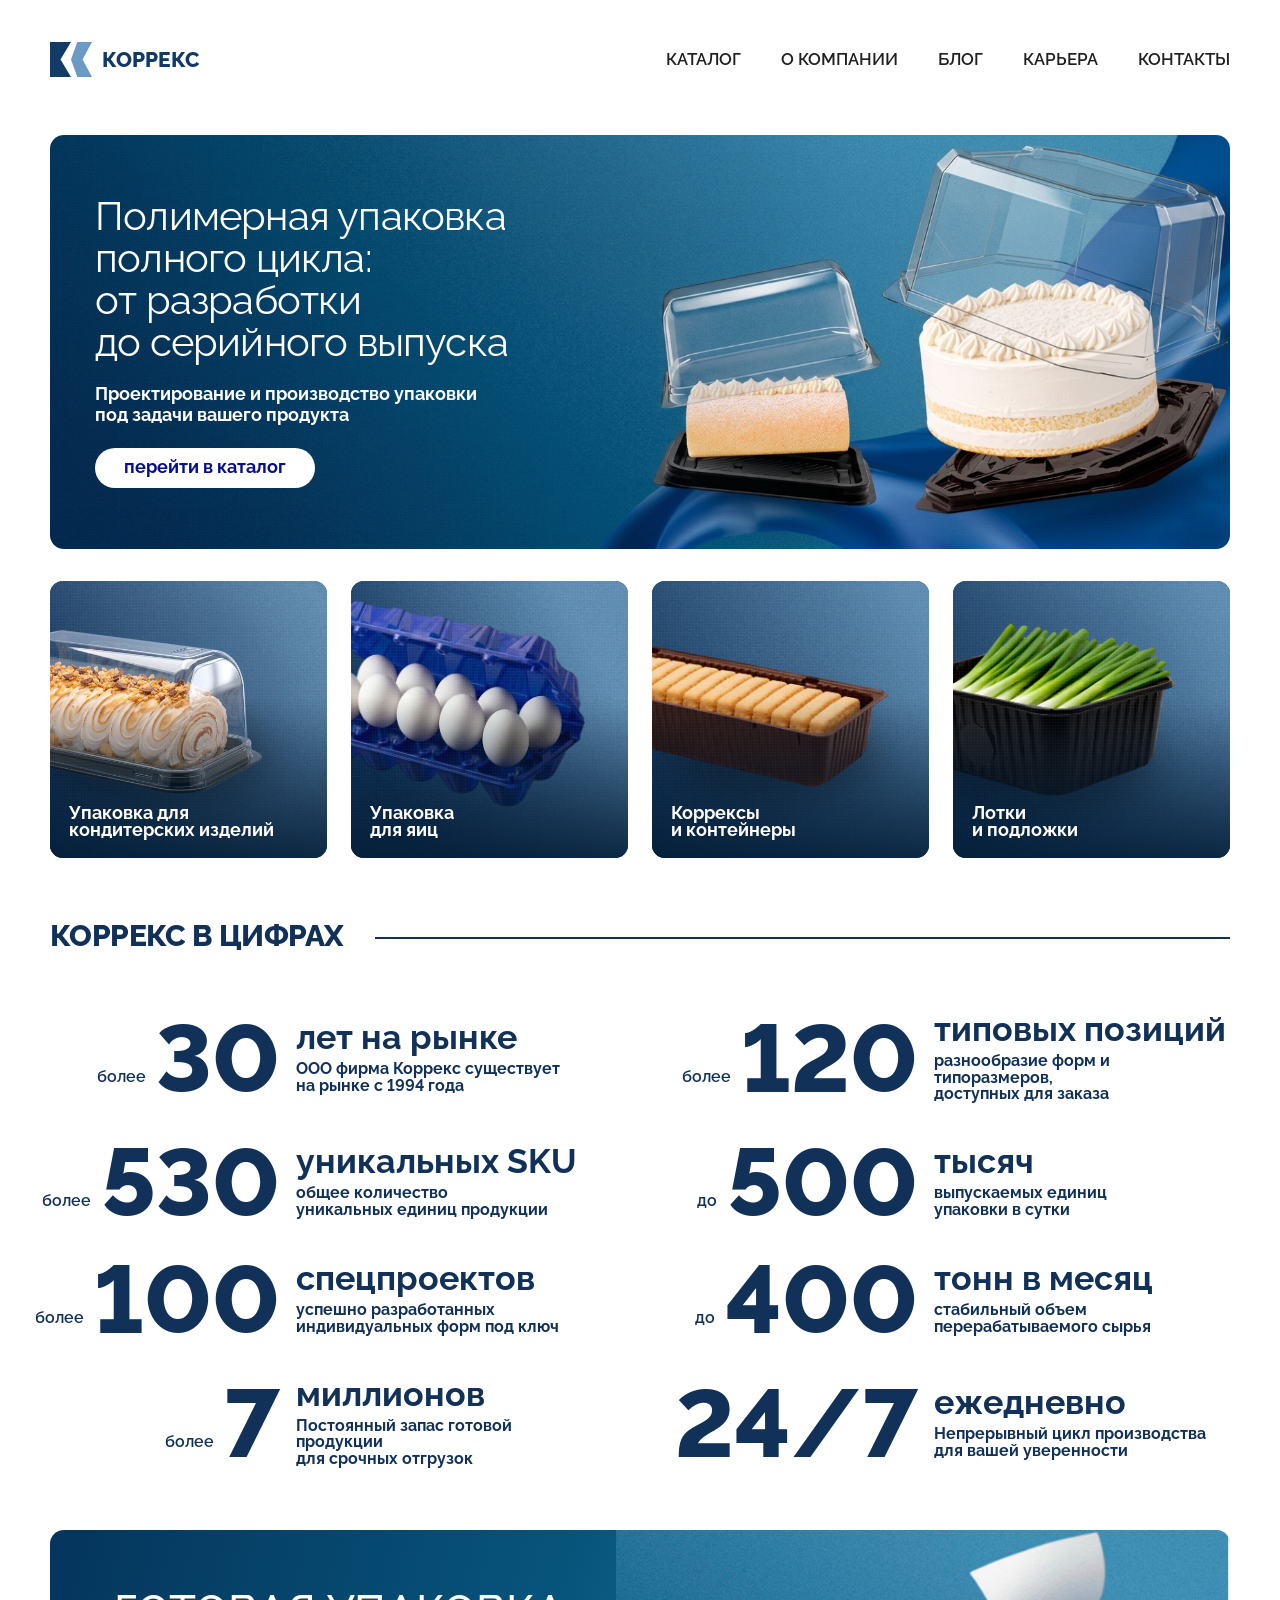
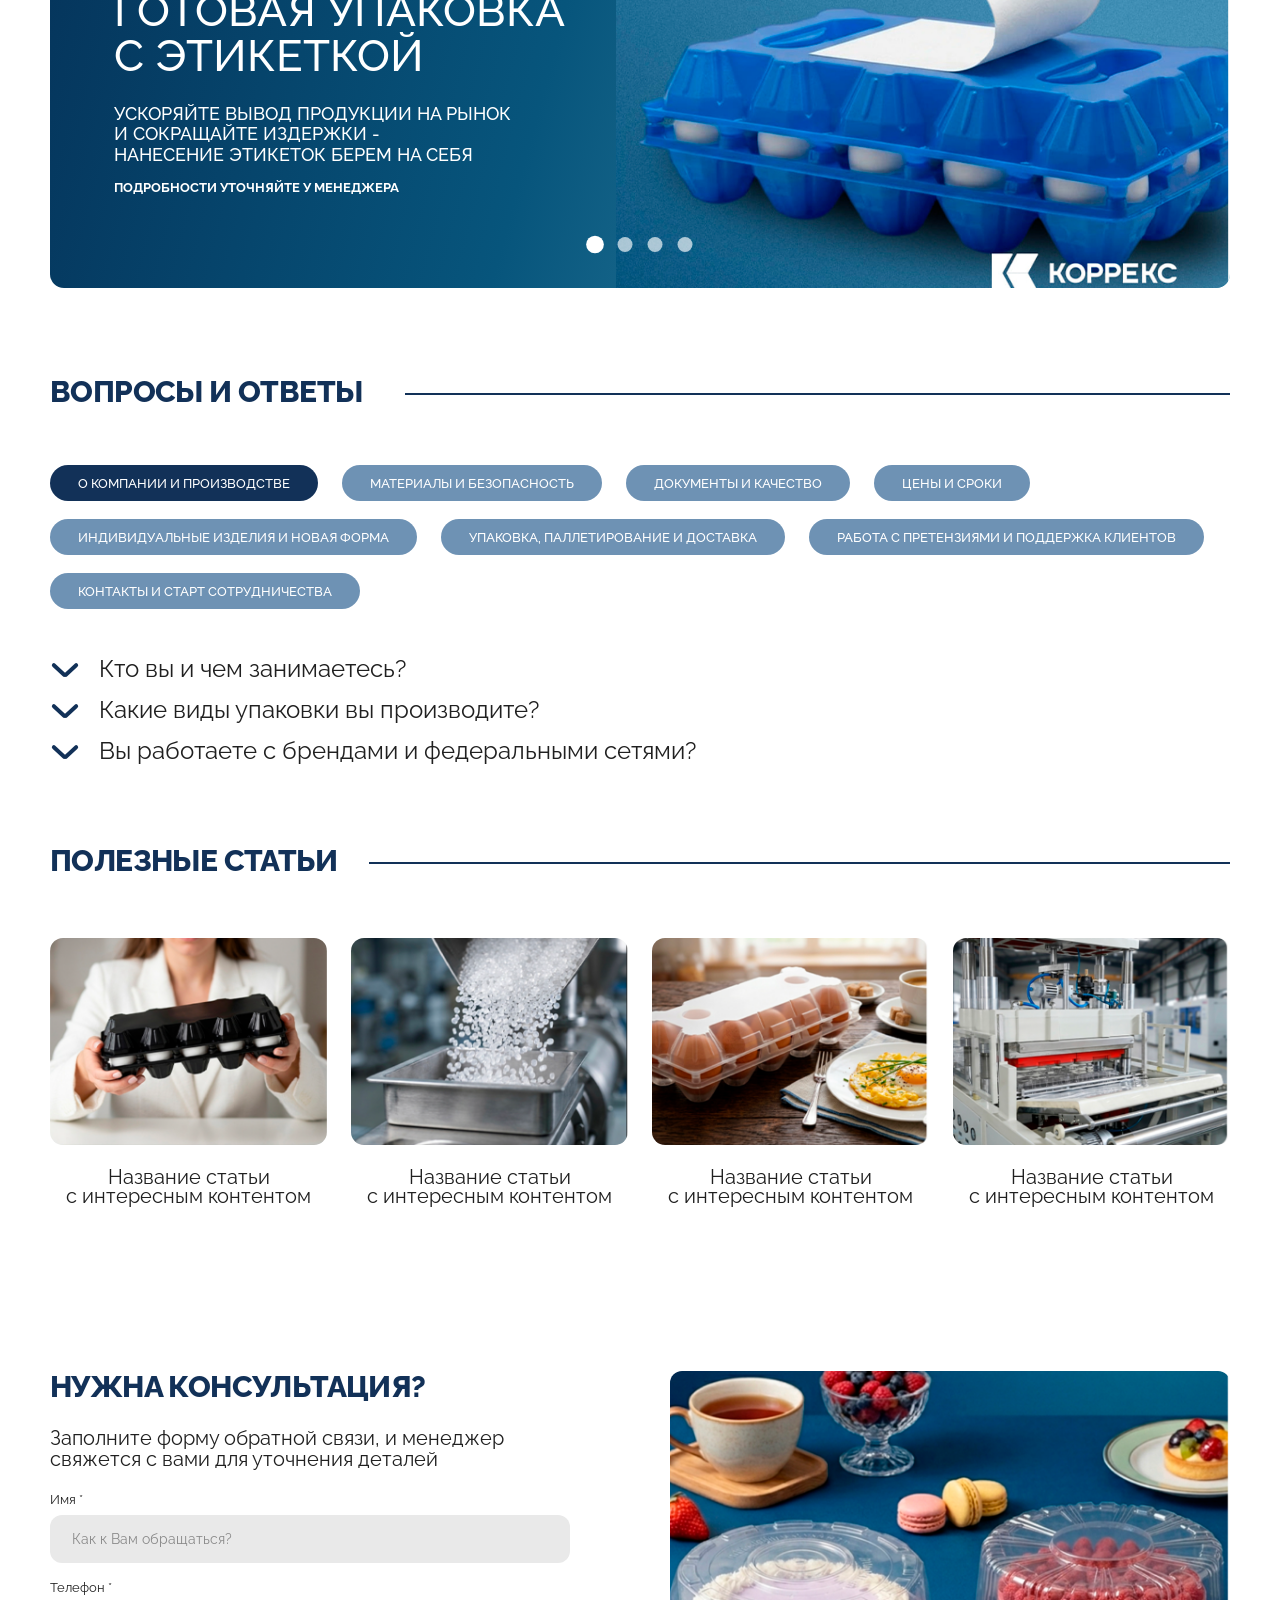
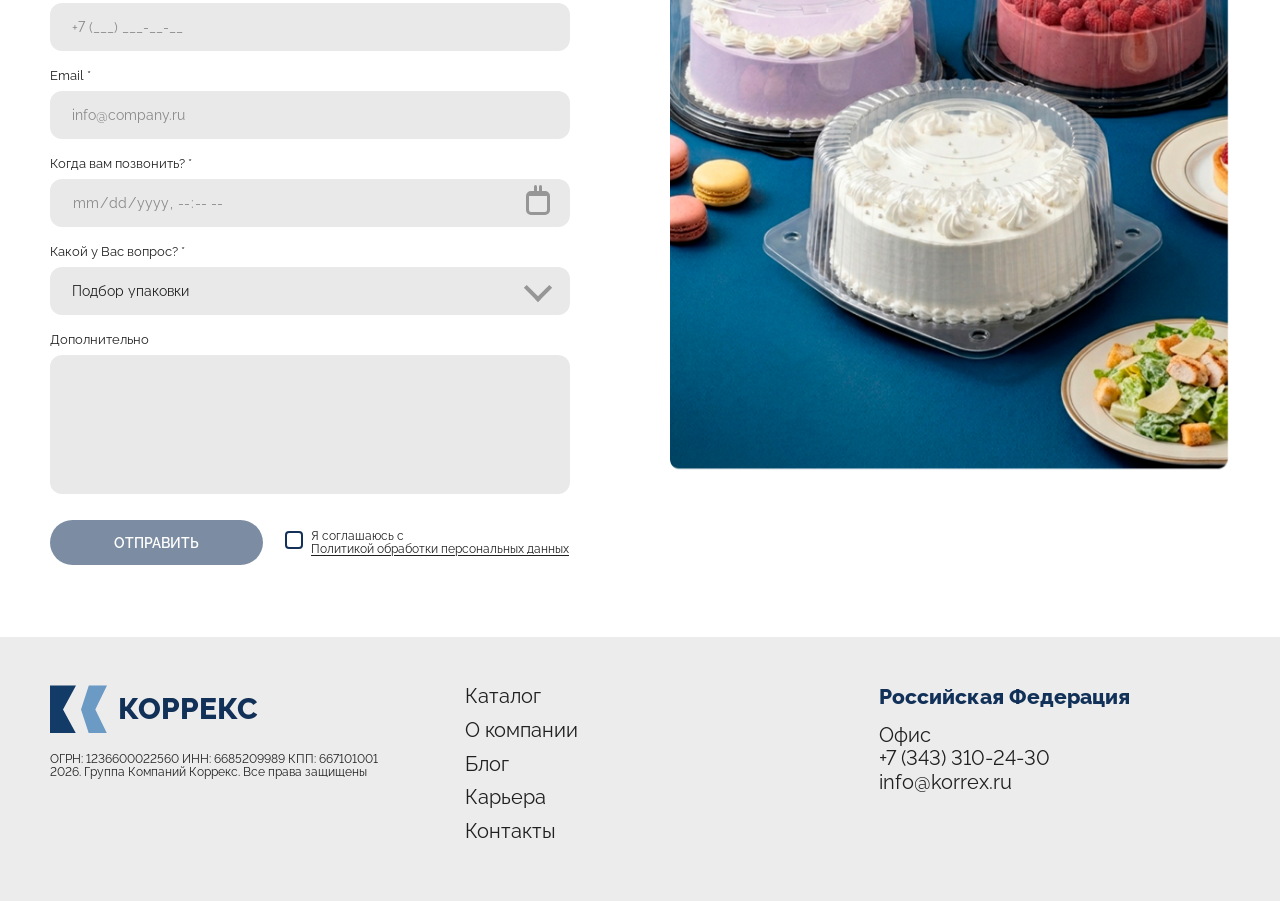
<file: index.html>
<!DOCTYPE html>
<html lang="ru">
<head>
  <meta charset="UTF-8">
  <meta name="viewport" content="width=device-width, initial-scale=1.0">
  <title>Коррекс</title>
  <link rel="stylesheet" href="assets/css/style.css?v=20260514-4">
</head>
<body class="page page_home">
  <header class="header">
    <div class="header__container">
      <a class="logo" href="index.html" aria-label="Коррекс">
        <span class="logo__mark" aria-hidden="true">&nbsp;</span>
        <span class="logo__text">КОРРЕКС</span>
      </a>

      <button class="burger header__burger" type="button" aria-label="Открыть меню" aria-expanded="false" aria-controls="main-menu">
        <span class="burger__line">&nbsp;</span>
        <span class="burger__close" aria-hidden="true">&nbsp;</span>
      </button>

      <nav class="nav" id="main-menu" aria-label="Главное меню">
        <ul class="nav__list">
          <li class="nav__item"><a class="nav__link" href="catalog.html">КАТАЛОГ</a></li>
          <li class="nav__item"><a class="nav__link" href="about.html">О КОМПАНИИ</a></li>
          <li class="nav__item"><a class="nav__link" href="blog.html">БЛОГ</a></li>
          <li class="nav__item"><a class="nav__link" href="career.html">КАРЬЕРА</a></li>
          <li class="nav__item"><a class="nav__link" href="#consultation">КОНТАКТЫ</a></li>
        </ul>
      </nav>
    </div>
  </header>

  <main class="main">
    <section class="hero">
      <div class="hero__content">
        <h1 class="hero__title">Полимерная упаковка полного цикла:<br>от разработки<br>до серийного выпуска</h1>
        <p class="hero__text">Проектирование и производство упаковки<br>под задачи вашего продукта</p>
        <a class="hero__button" href="catalog.html">перейти в каталог</a>
      </div>

      <div class="hero__decor hero__decor_dark"></div>
      <div class="hero__decor hero__decor_light"></div>

      <div class="hero__visual" aria-hidden="true">
        <div class="product product_small">
          <div class="product__lid product__lid_small"></div>
          <div class="product__cake product__cake_small"></div>
          <div class="product__tray product__tray_small"></div>
        </div>

        <div class="product product_big">
          <div class="product__lid product__lid_big"></div>
          <div class="product__cake product__cake_big"></div>
          <div class="product__tray product__tray_big"></div>
        </div>
      </div>
    </section>

    <section class="categories">
      <div class="categories__container">
        <ul class="categories__list">
          <li class="categories__item">
            <a class="category-card category-card_pastry" href="catalog.html">
              <img class="category-card__image" src="assets/img/home-category-pastry.jpg" alt="Упаковка для кондитерских изделий">
              <span class="category-card__overlay" aria-hidden="true">&nbsp;</span>
              <span class="category-card__title">Упаковка для<br>кондитерских изделий</span>
            </a>
          </li>

          <li class="categories__item">
            <a class="category-card category-card_eggs" href="catalog.html">
              <img class="category-card__image" src="assets/img/home-category-eggs.jpg" alt="Упаковка для яиц">
              <span class="category-card__overlay" aria-hidden="true">&nbsp;</span>
              <span class="category-card__title">Упаковка<br>для яиц</span>
            </a>
          </li>

          <li class="categories__item">
            <a class="category-card category-card_containers" href="catalog.html">
              <img class="category-card__image" src="assets/img/home-category-containers.jpg" alt="Коррексы и контейнеры">
              <span class="category-card__overlay" aria-hidden="true">&nbsp;</span>
              <span class="category-card__title">Коррексы<br>и контейнеры</span>
            </a>
          </li>

          <li class="categories__item">
            <a class="category-card category-card_trays" href="catalog.html">
              <img class="category-card__image" src="assets/img/home-category-trays.jpg" alt="Лотки и подложки">
              <span class="category-card__overlay" aria-hidden="true">&nbsp;</span>
              <span class="category-card__title">Лотки<br>и подложки</span>
            </a>
          </li>
        </ul>
      </div>
    </section>

    <section class="stats">
      <div class="stats__container">
        <div class="stats__heading">
          <h2 class="stats__title">КОРРЕКС В ЦИФРАХ</h2>
          <span class="stats__line" aria-hidden="true">&nbsp;</span>
        </div>

        <div class="stats__grid">
          <div class="stats__item">
            <div class="stats__value">
              <span class="stats__prefix">более</span>
              <strong class="stats__number">30</strong>
            </div>
            <div class="stats__content">
              <h3 class="stats__name">лет на рынке</h3>
              <p class="stats__text">ООО фирма Коррекс существует<br>на рынке с 1994 года</p>
            </div>
          </div>

          <div class="stats__item">
            <div class="stats__value">
              <span class="stats__prefix">более</span>
              <strong class="stats__number">120</strong>
            </div>
            <div class="stats__content">
              <h3 class="stats__name">типовых позиций</h3>
              <p class="stats__text">разнообразие форм и типоразмеров,<br>доступных для заказа</p>
            </div>
          </div>

          <div class="stats__item">
            <div class="stats__value">
              <span class="stats__prefix">более</span>
              <strong class="stats__number">530</strong>
            </div>
            <div class="stats__content">
              <h3 class="stats__name">уникальных SKU</h3>
              <p class="stats__text">общее количество<br>уникальных единиц продукции</p>
            </div>
          </div>

          <div class="stats__item">
            <div class="stats__value">
              <span class="stats__prefix">до</span>
              <strong class="stats__number">500</strong>
            </div>
            <div class="stats__content">
              <h3 class="stats__name">тысяч</h3>
              <p class="stats__text">выпускаемых единиц<br>упаковки в сутки</p>
            </div>
          </div>

          <div class="stats__item">
            <div class="stats__value">
              <span class="stats__prefix">более</span>
              <strong class="stats__number">100</strong>
            </div>
            <div class="stats__content">
              <h3 class="stats__name">спецпроектов</h3>
              <p class="stats__text">успешно разработанных<br>индивидуальных форм под ключ</p>
            </div>
          </div>

          <div class="stats__item">
            <div class="stats__value">
              <span class="stats__prefix">до</span>
              <strong class="stats__number">400</strong>
            </div>
            <div class="stats__content">
              <h3 class="stats__name">тонн в месяц</h3>
              <p class="stats__text">стабильный объем<br>перерабатываемого сырья</p>
            </div>
          </div>

          <div class="stats__item">
            <div class="stats__value">
              <span class="stats__prefix">более</span>
              <strong class="stats__number">7</strong>
            </div>
            <div class="stats__content">
              <h3 class="stats__name">миллионов</h3>
              <p class="stats__text">Постоянный запас готовой продукции<br>для срочных отгрузок</p>
            </div>
          </div>

          <div class="stats__item stats__item_no-prefix">
            <div class="stats__value stats__value_no-prefix">
              <strong class="stats__number">24/7</strong>
            </div>
            <div class="stats__content">
              <h3 class="stats__name">ежедневно</h3>
              <p class="stats__text">Непрерывный цикл производства<br>для вашей уверенности</p>
            </div>
          </div>
        </div>
      </div>
    </section>

    <section class="label-promo" id="label-promo">
      <div class="label-promo__panel" data-label-slider>
        <div class="label-promo__slides">
          <article class="label-promo__slide label-promo__slide_active" data-label-slide>
            <div class="label-promo__content">
              <h2 class="label-promo__title">Готовая упаковка<br>с этикеткой</h2>
              <p class="label-promo__text">Ускоряйте вывод продукции на рынок<br>и сокращайте издержки -<br>нанесение этикеток берем на себя</p>
              <p class="label-promo__note">Подробности уточняйте у менеджера</p>
            </div>
            <div class="label-promo__media">
              <img class="label-promo__image" src="assets/img/home-label-product.png" alt="Синяя упаковка для яиц с этикеткой">
            </div>
          </article>

          <article class="label-promo__slide" data-label-slide>
            <div class="label-promo__content">
              <h2 class="label-promo__title">Пленка под<br>ваш продукт</h2>
              <p class="label-promo__text">Подберем материал, толщину<br>и формат упаковки под задачу<br>серийного производства</p>
              <p class="label-promo__note">От идеи до готовой партии</p>
            </div>
            <div class="label-promo__media label-promo__media_gradient label-promo__media_gradient-film" aria-hidden="true">
              <span class="label-promo__shape label-promo__shape_roll">&nbsp;</span>
              <span class="label-promo__shape label-promo__shape_sheet">&nbsp;</span>
            </div>
          </article>

          <article class="label-promo__slide" data-label-slide>
            <div class="label-promo__content">
              <h2 class="label-promo__title">Новая форма<br>без лишних рисков</h2>
              <p class="label-promo__text">Разработаем конструкцию,<br>подготовим образцы и поможем<br>запустить выпуск</p>
              <p class="label-promo__note">Инженерное сопровождение проекта</p>
            </div>
            <div class="label-promo__media label-promo__media_gradient label-promo__media_gradient-form" aria-hidden="true">
              <span class="label-promo__shape label-promo__shape_box">&nbsp;</span>
              <span class="label-promo__shape label-promo__shape_lid">&nbsp;</span>
            </div>
          </article>

          <article class="label-promo__slide" data-label-slide>
            <div class="label-promo__content">
              <h2 class="label-promo__title">Стабильные<br>партии каждый день</h2>
              <p class="label-promo__text">Храним типовые позиции,<br>упаковываем партии на паллеты<br>и готовим документы</p>
              <p class="label-promo__note">Для ритмичных поставок</p>
            </div>
            <div class="label-promo__media label-promo__media_gradient label-promo__media_gradient-stock" aria-hidden="true">
              <span class="label-promo__shape label-promo__shape_stack">&nbsp;</span>
              <span class="label-promo__shape label-promo__shape_label">&nbsp;</span>
            </div>
          </article>
        </div>

        <div class="label-promo__dots" aria-label="Слайды промо">
          <button class="label-promo__dot label-promo__dot_active" type="button" data-label-dot aria-label="Показать слайд 1">&nbsp;</button>
          <button class="label-promo__dot" type="button" data-label-dot aria-label="Показать слайд 2">&nbsp;</button>
          <button class="label-promo__dot" type="button" data-label-dot aria-label="Показать слайд 3">&nbsp;</button>
          <button class="label-promo__dot" type="button" data-label-dot aria-label="Показать слайд 4">&nbsp;</button>
        </div>
      </div>
    </section>

    <section class="faq" id="faq" data-faq-block data-faq-prefix="faq">
      <div class="faq__container">
        <div class="faq__heading">
          <h2 class="faq__title">Вопросы и ответы</h2>
          <span class="faq__line" aria-hidden="true">&nbsp;</span>
        </div>

        <div class="faq__tabs" aria-label="Категории вопросов" role="tablist">
          <button class="faq__tab faq__tab_active" type="button" data-faq-tab="company" role="tab" aria-selected="true">О компании и производстве</button>
          <button class="faq__tab" type="button" data-faq-tab="materials" role="tab" aria-selected="false">Материалы и безопасность</button>
          <button class="faq__tab" type="button" data-faq-tab="documents" role="tab" aria-selected="false">Документы и качество</button>
          <button class="faq__tab" type="button" data-faq-tab="prices" role="tab" aria-selected="false">Цены и сроки</button>
          <button class="faq__tab" type="button" data-faq-tab="custom" role="tab" aria-selected="false">Индивидуальные изделия и новая форма</button>
          <button class="faq__tab" type="button" data-faq-tab="delivery" role="tab" aria-selected="false">Упаковка, паллетирование и доставка</button>
          <button class="faq__tab" type="button" data-faq-tab="support" role="tab" aria-selected="false">Работа с претензиями и поддержка клиентов</button>
          <button class="faq__tab" type="button" data-faq-tab="contacts" role="tab" aria-selected="false">Контакты и старт сотрудничества</button>
        </div>

        <div class="faq__list" data-faq-list>
          <details class="faq__item">
            <summary class="faq__question">
              <span class="faq__icon" aria-hidden="true">&nbsp;</span>
              <span class="faq__question-text">Кто вы и чем занимаетесь?</span>
            </summary>
            <div class="faq__answer-wrap">
              <p class="faq__answer">Мы проектируем и производим полимерную упаковку полного цикла: от разработки идеи и формы до серийного выпуска, хранения и отгрузки готовой продукции.</p>
            </div>
          </details>

          <details class="faq__item">
            <summary class="faq__question">
              <span class="faq__icon" aria-hidden="true">&nbsp;</span>
              <span class="faq__question-text">Какие виды упаковки вы производите?</span>
            </summary>
            <div class="faq__answer-wrap">
              <p class="faq__answer">Выпускаем коррексы, контейнеры, лотки, подложки, упаковку для яиц и кондитерских изделий, а также индивидуальные решения под параметры вашего продукта.</p>
            </div>
          </details>

          <details class="faq__item">
            <summary class="faq__question">
              <span class="faq__icon" aria-hidden="true">&nbsp;</span>
              <span class="faq__question-text">Вы работаете с брендами и федеральными сетями?</span>
            </summary>
            <div class="faq__answer-wrap">
              <p class="faq__answer">Да. Мы умеем работать в «производственном» режиме с требованиями по стабильности качества, повторяемости партии, упаковке на паллетах и документальному сопровождению.</p>
            </div>
          </details>
        </div>
      </div>
    </section>

    <section class="articles-heading" id="articles">
      <div class="articles-heading__container">
        <h2 class="articles-heading__title">Полезные статьи</h2>
        <span class="articles-heading__line" aria-hidden="true">&nbsp;</span>
      </div>
    </section>

    <section class="articles">
      <div class="articles__container">
        <ul class="articles__list">
          <li class="articles__item">
            <a class="article-card" href="blog.html">
              <img class="article-card__image" src="assets/img/article-1.png" alt="Упаковка для яиц в руках">
              <h3 class="article-card__title">Название статьи<br>с интересным контентом</h3>
            </a>
          </li>

          <li class="articles__item">
            <a class="article-card" href="blog.html">
              <img class="article-card__image" src="assets/img/article-2.png" alt="Полимерные гранулы на производстве">
              <h3 class="article-card__title">Название статьи<br>с интересным контентом</h3>
            </a>
          </li>

          <li class="articles__item">
            <a class="article-card" href="blog.html">
              <img class="article-card__image" src="assets/img/article-3.png" alt="Прозрачная упаковка для яиц на столе">
              <h3 class="article-card__title">Название статьи<br>с интересным контентом</h3>
            </a>
          </li>

          <li class="articles__item">
            <a class="article-card" href="blog.html">
              <img class="article-card__image" src="assets/img/article-4.png" alt="Промышленное оборудование для упаковки">
              <h3 class="article-card__title">Название статьи<br>с интересным контентом</h3>
            </a>
          </li>
        </ul>
      </div>
    </section>

    <section class="consultation" id="consultation">
      <div class="consultation__container">
        <div class="consultation__content">
          <h2 class="consultation__title">Нужна консультация?</h2>
          <p class="consultation__text">Заполните форму обратной связи, и менеджер<br>свяжется с вами для уточнения деталей</p>

          <form class="consultation__form" action="#" method="post">
            <label class="consultation__field">
              <span class="consultation__label">Имя *</span>
              <input class="consultation__input" type="text" name="name" placeholder="Как к Вам обращаться?">
            </label>

            <label class="consultation__field">
              <span class="consultation__label">Телефон *</span>
              <input class="consultation__input" type="tel" name="phone" placeholder="+7">
            </label>

            <label class="consultation__field">
              <span class="consultation__label">Email *</span>
              <input class="consultation__input" type="email" name="email" placeholder="info@company.ru">
            </label>

            <label class="consultation__field">
              <span class="consultation__label">Когда вам позвонить? *</span>
              <span class="consultation__control consultation__control_icon-calendar">
                <input class="consultation__input consultation__input_with-icon" type="text" name="call-time" placeholder="Выберите удобное время для звонка">
                <span class="consultation__calendar" aria-hidden="true">&nbsp;</span>
              </span>
            </label>

            <label class="consultation__field">
              <span class="consultation__label">Какой у Вас вопрос? *</span>
              <span class="consultation__control consultation__control_icon-select">
                <select class="consultation__select" name="topic">
                  <option>Подбор упаковки</option>
                </select>
                <span class="consultation__select-arrow" aria-hidden="true">&nbsp;</span>
              </span>
            </label>

            <label class="consultation__field">
              <span class="consultation__label">Дополнительно</span>
              <textarea class="consultation__textarea" name="message"></textarea>
            </label>

            <div class="consultation__submit-row">
              <button class="consultation__button" type="submit">Отправить</button>
              <label class="consultation__agreement">
                <input class="consultation__agreement-checkbox" type="checkbox" name="personal-data-consent" required>
                <span class="consultation__agreement-box" aria-hidden="true">&nbsp;</span>
                <span class="consultation__agreement-text">Я соглашаюсь с<br><a class="consultation__agreement-link" href="privacy.html" target="_blank" rel="noopener">Политикой обработки персональных данных</a></span>
              </label>
            </div>
          </form>
        </div>

        <img class="consultation__image" src="assets/img/consultation.png" alt="Торты и десерты в прозрачной упаковке">
      </div>
    </section>
  </main>

  <footer class="footer">
    <div class="footer__container">
      <div class="footer__brand">
        <a class="footer__logo" href="index.html" aria-label="Коррекс">
          <span class="footer__logo-mark" aria-hidden="true">&nbsp;</span>
          <span class="footer__logo-text">КОРРЕКС</span>
        </a>
        <p class="footer__copyright">ОГРН: 1236600022560 ИНН: 6685209989 КПП: 667101001<br>2026. Группа Компаний Коррекс. Все права защищены</p>
      </div>

      <nav class="footer__menu" aria-label="Меню в футере">
        <ul class="footer__menu-list">
          <li class="footer__menu-item"><a class="footer__menu-link" href="catalog.html">Каталог</a></li>
          <li class="footer__menu-item"><a class="footer__menu-link" href="about.html">О компании</a></li>
          <li class="footer__menu-item"><a class="footer__menu-link" href="blog.html">Блог</a></li>
          <li class="footer__menu-item"><a class="footer__menu-link" href="career.html">Карьера</a></li>
          <li class="footer__menu-item"><a class="footer__menu-link" href="#consultation">Контакты</a></li>
        </ul>
      </nav>

      <div class="footer__contacts">
        <h2 class="footer__contacts-title">Российская Федерация</h2>
        <p class="footer__contacts-text">Офис<br>+7 (343) 310-24-30<br>info@korrex.ru</p>
      </div>

    </div>
  </footer>

  <script src="assets/js/main.js?v=20260514-1"></script>
</body>
</html>
</file>
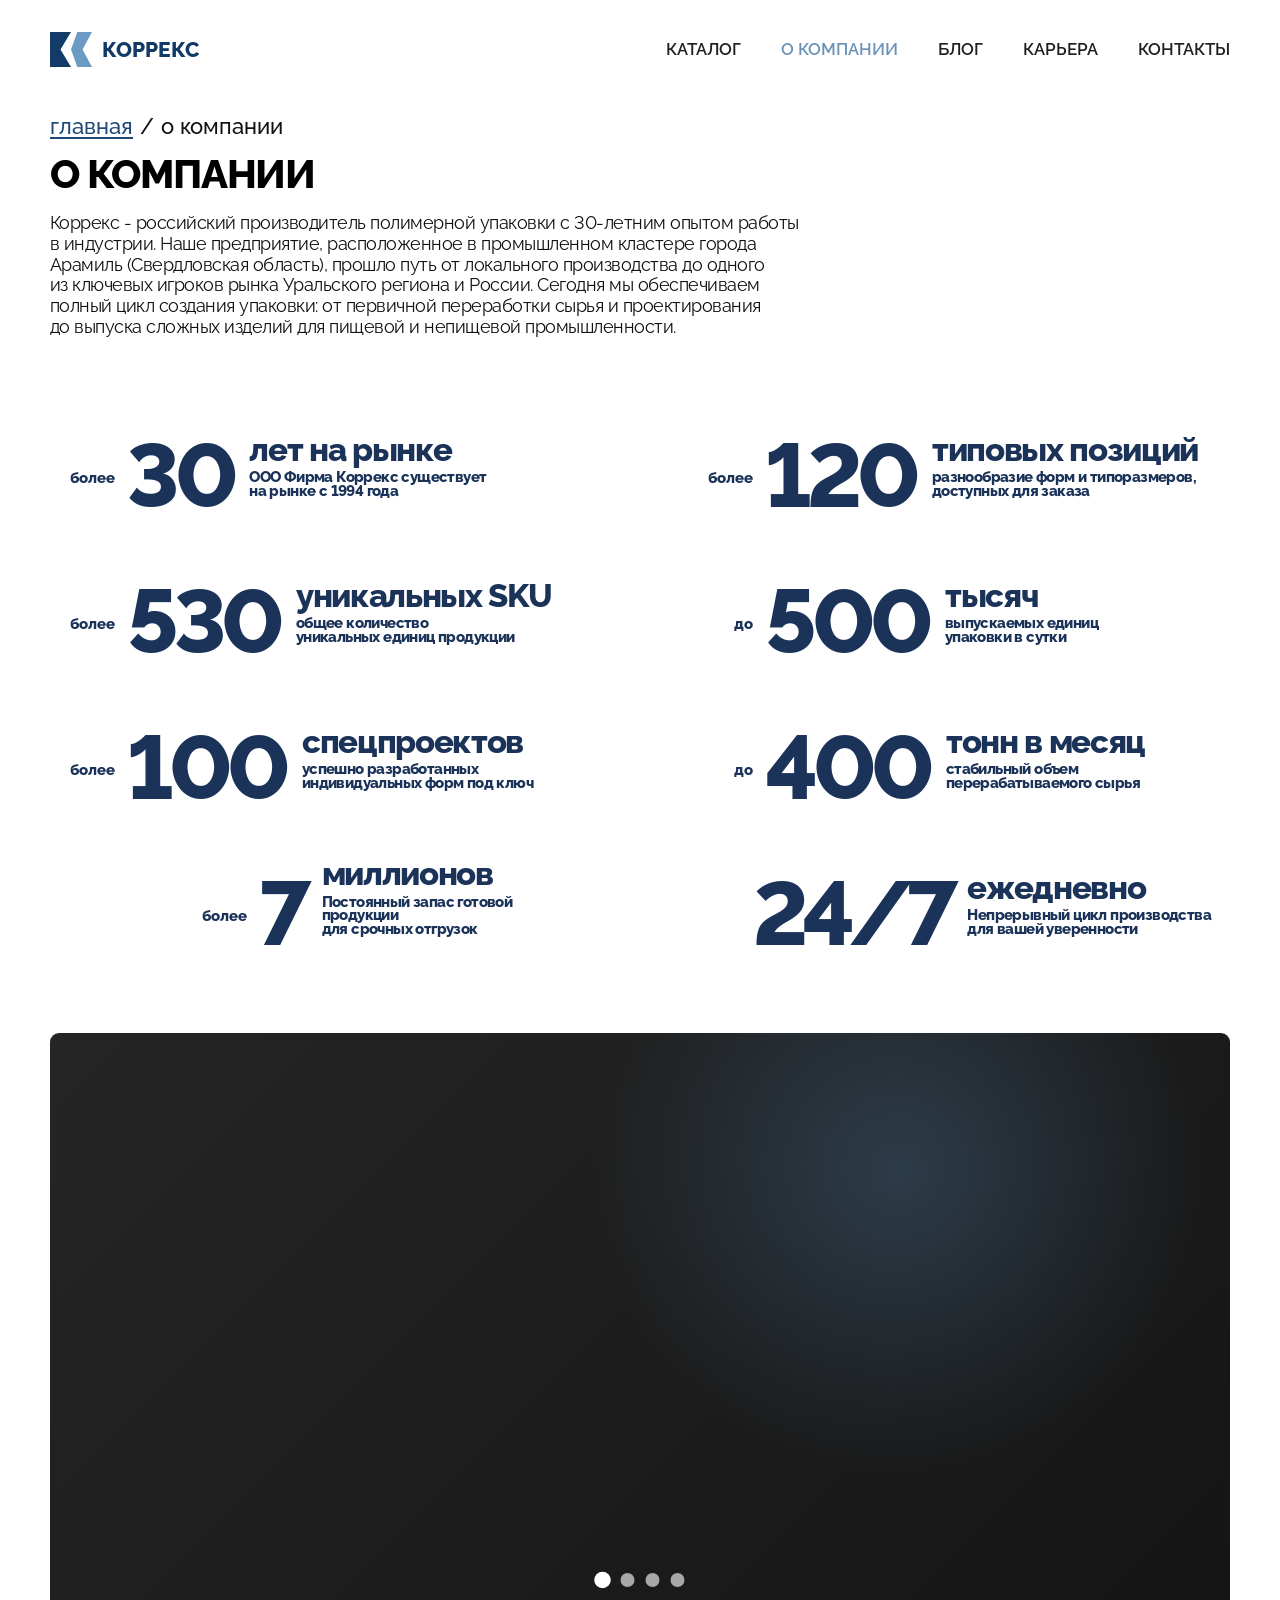
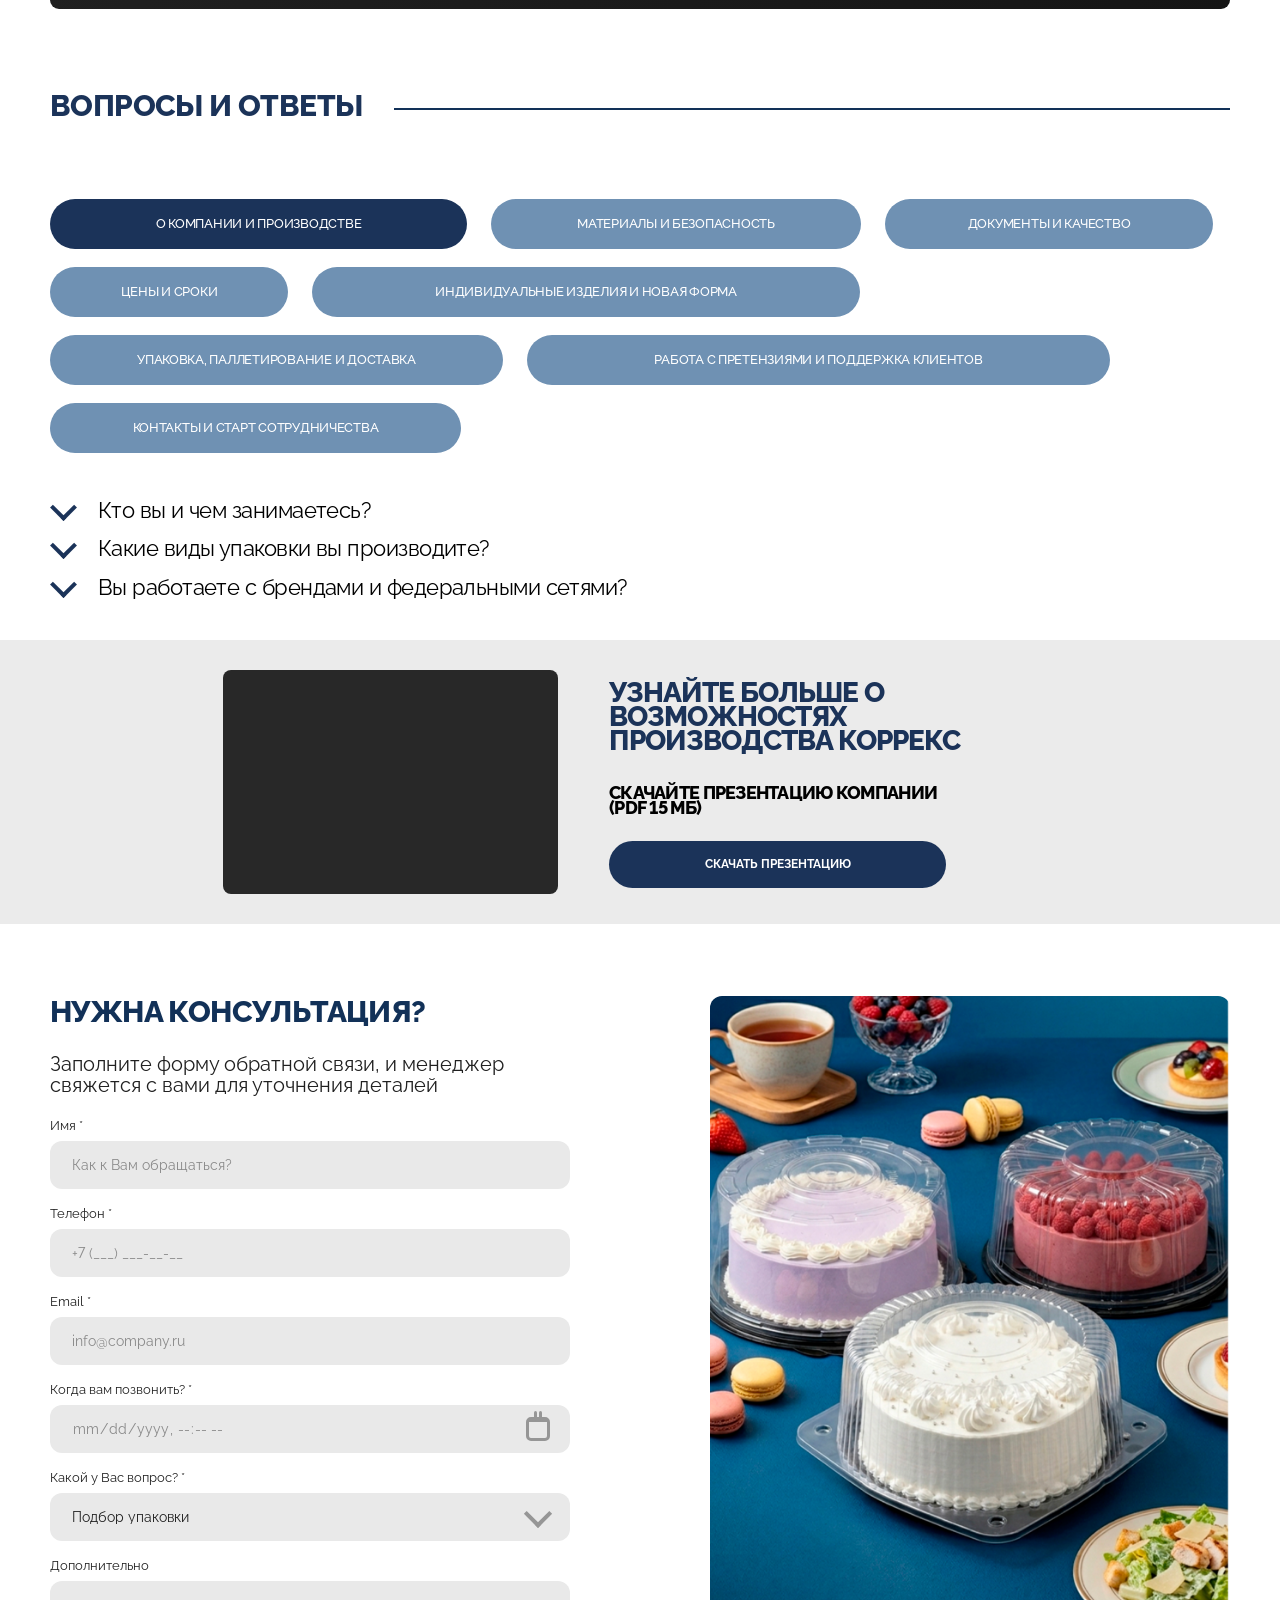
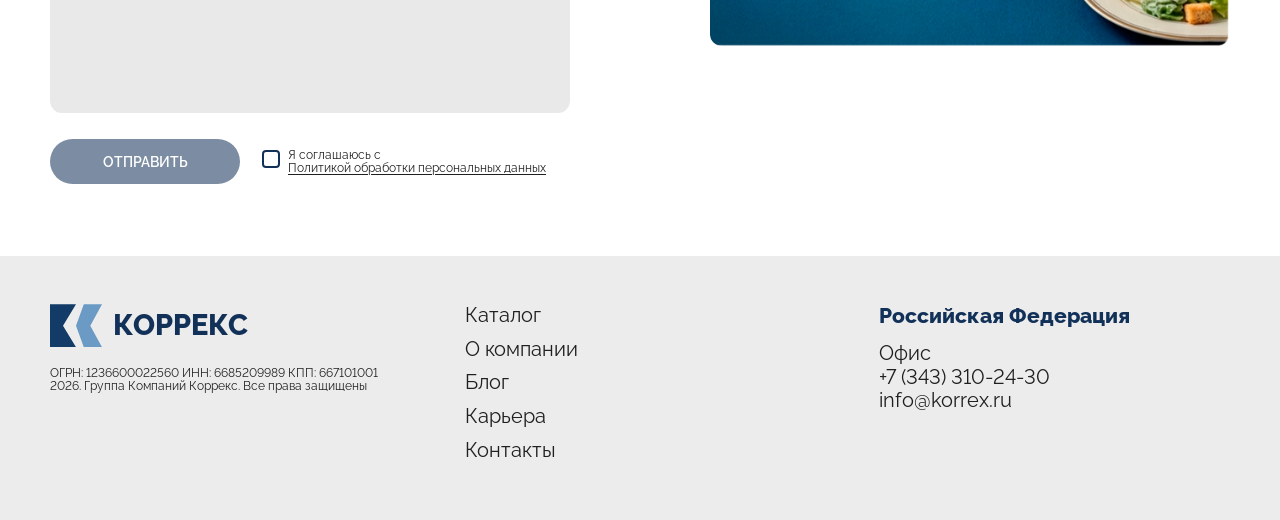
<file: about.html>
<!DOCTYPE html>
<html lang="ru">
<head>
  <meta charset="UTF-8">
  <meta name="viewport" content="width=device-width, initial-scale=1.0">
  <title>О компании — Коррекс</title>
  <link rel="stylesheet" href="assets/css/style.css?v=20260514-4">
</head>
<body class="page page_about">
  <header class="header">
    <div class="header__container">
      <a class="logo" href="index.html" aria-label="Коррекс">
        <span class="logo__mark" aria-hidden="true">&nbsp;</span>
        <span class="logo__text">КОРРЕКС</span>
      </a>

      <button class="burger header__burger" type="button" aria-label="Открыть меню" aria-expanded="false" aria-controls="main-menu">
        <span class="burger__line">&nbsp;</span>
        <span class="burger__close" aria-hidden="true">&nbsp;</span>
      </button>

      <nav class="nav" id="main-menu" aria-label="Главное меню">
        <ul class="nav__list">
          <li class="nav__item"><a class="nav__link" href="catalog.html">КАТАЛОГ</a></li>
          <li class="nav__item"><a class="nav__link nav__link_active" href="about.html">О КОМПАНИИ</a></li>
          <li class="nav__item"><a class="nav__link" href="blog.html">БЛОГ</a></li>
          <li class="nav__item"><a class="nav__link" href="career.html">КАРЬЕРА</a></li>
          <li class="nav__item"><a class="nav__link" href="#consultation">КОНТАКТЫ</a></li>
        </ul>
      </nav>
    </div>
  </header>

  <main class="about-main">
    <section class="about-hero">
      <div class="about-container">
        <div class="breadcrumbs about-hero__breadcrumbs">
          <a class="breadcrumbs__link" href="index.html">главная</a>
          <span class="breadcrumbs__separator">/</span>
          <span class="breadcrumbs__current">о компании</span>
        </div>
        <h1 class="about-hero__title">О КОМПАНИИ</h1>
        <p class="about-hero__text">Коррекс - российский производитель полимерной упаковки с 30-летним опытом работы<br>в индустрии. Наше предприятие, расположенное в промышленном кластере города<br>Арамиль (Свердловская область), прошло путь от локального производства до одного<br>из ключевых игроков рынка Уральского региона и России. Сегодня мы обеспечиваем<br>полный цикл создания упаковки: от первичной переработки сырья и проектирования<br>до выпуска сложных изделий для пищевой и непищевой промышленности.</p>
      </div>
    </section>

    <section class="about-stats" aria-label="Коррекс в цифрах">
      <div class="about-container">
        <div class="about-stats__grid">
          <div class="about-stats__column">
            <article class="about-stats__item">
              <span class="about-stats__prefix">более</span>
              <span class="about-stats__number">30</span>
              <span class="about-stats__content">
                <strong class="about-stats__title">лет на рынке</strong>
                <span class="about-stats__description">ООО Фирма Коррекс существует<br>на рынке с 1994 года</span>
              </span>
            </article>
            <article class="about-stats__item">
              <span class="about-stats__prefix">более</span>
              <span class="about-stats__number">530</span>
              <span class="about-stats__content">
                <strong class="about-stats__title">уникальных SKU</strong>
                <span class="about-stats__description">общее количество<br>уникальных единиц продукции</span>
              </span>
            </article>
            <article class="about-stats__item">
              <span class="about-stats__prefix">более</span>
              <span class="about-stats__number">100</span>
              <span class="about-stats__content">
                <strong class="about-stats__title">спецпроектов</strong>
                <span class="about-stats__description">успешно разработанных<br>индивидуальных форм под ключ</span>
              </span>
            </article>
            <article class="about-stats__item about-stats__item_shifted">
              <span class="about-stats__prefix">более</span>
              <span class="about-stats__number">7</span>
              <span class="about-stats__content">
                <strong class="about-stats__title">миллионов</strong>
                <span class="about-stats__description">Постоянный запас готовой продукции<br>для срочных отгрузок</span>
              </span>
            </article>
          </div>
          <div class="about-stats__column">
            <article class="about-stats__item">
              <span class="about-stats__prefix">более</span>
              <span class="about-stats__number">120</span>
              <span class="about-stats__content">
                <strong class="about-stats__title">типовых позиций</strong>
                <span class="about-stats__description">разнообразие форм и типоразмеров,<br>доступных для заказа</span>
              </span>
            </article>
            <article class="about-stats__item">
              <span class="about-stats__prefix">до</span>
              <span class="about-stats__number">500</span>
              <span class="about-stats__content">
                <strong class="about-stats__title">тысяч</strong>
                <span class="about-stats__description">выпускаемых единиц<br>упаковки в сутки</span>
              </span>
            </article>
            <article class="about-stats__item">
              <span class="about-stats__prefix">до</span>
              <span class="about-stats__number">400</span>
              <span class="about-stats__content">
                <strong class="about-stats__title">тонн в месяц</strong>
                <span class="about-stats__description">стабильный объем<br>перерабатываемого сырья</span>
              </span>
            </article>
            <article class="about-stats__item">
              <span class="about-stats__prefix"></span>
              <span class="about-stats__number about-stats__number_wide">24/7</span>
              <span class="about-stats__content">
                <strong class="about-stats__title">ежедневно</strong>
                <span class="about-stats__description">Непрерывный цикл производства<br>для вашей уверенности</span>
              </span>
            </article>
          </div>
        </div>
      </div>
    </section>

    <section class="about-video">
      <div class="about-container">
        <div class="about-video__frame" data-dark-slider>
          <div class="about-video__dots" aria-label="Слайды о производстве">
            <button class="about-video__dot about-video__dot_active" type="button" data-dark-dot aria-label="Показать слайд 1"></button>
            <button class="about-video__dot" type="button" data-dark-dot aria-label="Показать слайд 2"></button>
            <button class="about-video__dot" type="button" data-dark-dot aria-label="Показать слайд 3"></button>
            <button class="about-video__dot" type="button" data-dark-dot aria-label="Показать слайд 4"></button>
          </div>
        </div>
      </div>
    </section>

    <section class="about-faq" id="faq" data-faq-block data-faq-prefix="about-faq">
      <div class="about-container">
        <div class="about-section-heading">
          <h2 class="about-section-heading__title">ВОПРОСЫ И ОТВЕТЫ</h2>
          <span class="about-section-heading__line"></span>
        </div>
        <div class="about-faq__tabs" aria-label="Разделы вопросов" role="tablist">
          <button class="about-faq__tab about-faq__tab_active" type="button" data-faq-tab="company" role="tab" aria-selected="true">О КОМПАНИИ И ПРОИЗВОДСТВЕ</button>
          <button class="about-faq__tab" type="button" data-faq-tab="materials" role="tab" aria-selected="false">МАТЕРИАЛЫ И БЕЗОПАСНОСТЬ</button>
          <button class="about-faq__tab" type="button" data-faq-tab="documents" role="tab" aria-selected="false">ДОКУМЕНТЫ И КАЧЕСТВО</button>
          <button class="about-faq__tab" type="button" data-faq-tab="prices" role="tab" aria-selected="false">ЦЕНЫ И СРОКИ</button>
          <button class="about-faq__tab" type="button" data-faq-tab="custom" role="tab" aria-selected="false">ИНДИВИДУАЛЬНЫЕ ИЗДЕЛИЯ И НОВАЯ ФОРМА</button>
          <button class="about-faq__tab" type="button" data-faq-tab="delivery" role="tab" aria-selected="false">УПАКОВКА, ПАЛЛЕТИРОВАНИЕ И ДОСТАВКА</button>
          <button class="about-faq__tab" type="button" data-faq-tab="support" role="tab" aria-selected="false">РАБОТА С ПРЕТЕНЗИЯМИ И ПОДДЕРЖКА КЛИЕНТОВ</button>
          <button class="about-faq__tab" type="button" data-faq-tab="contacts" role="tab" aria-selected="false">КОНТАКТЫ И СТАРТ СОТРУДНИЧЕСТВА</button>
        </div>
        <div class="about-faq__list" data-faq-list>
          <details class="about-faq__item">
            <summary class="about-faq__question">Кто вы и чем занимаетесь?</summary>
            <p class="about-faq__answer">Коррекс проектирует и производит полимерную упаковку для пищевой и непищевой продукции, сопровождая изделия от идеи до серийного выпуска.</p>
          </details>
          <details class="about-faq__item">
            <summary class="about-faq__question">Какие виды упаковки вы производите?</summary>
            <p class="about-faq__answer">Мы выпускаем контейнеры, коррексы, лотки, подложки, упаковку для кондитерских изделий, яиц, готовой продукции и индивидуальных проектов.</p>
          </details>
          <details class="about-faq__item">
            <summary class="about-faq__question">Вы работаете с брендами и федеральными сетями?</summary>
            <p class="about-faq__answer">Да. Мы умеем работать в «производственном» режиме с требованиями по стабильности качества, повторяемости партии, упаковке на паллетах и документальному сопровождению.</p>
          </details>
        </div>
      </div>
    </section>

    <section class="about-presentation">
      <div class="about-container about-presentation__container">
        <div class="about-presentation__preview"></div>
        <div class="about-presentation__content">
          <h2 class="about-presentation__title">УЗНАЙТЕ БОЛЬШЕ О ВОЗМОЖНОСТЯХ<br>ПРОИЗВОДСТВА КОРРЕКС</h2>
          <p class="about-presentation__text">СКАЧАЙТЕ ПРЕЗЕНТАЦИЮ КОМПАНИИ<br>(PDF 15 МБ)</p>
          <a class="about-presentation__button" href="#">СКАЧАТЬ ПРЕЗЕНТАЦИЮ</a>
        </div>
      </div>
    </section>

    <section class="consultation consultation_about" id="consultation">
      <div class="consultation__container">
        <div class="consultation__content">
          <h2 class="consultation__title">Нужна консультация?</h2>
          <p class="consultation__text">Заполните форму обратной связи, и менеджер<br>свяжется с вами для уточнения деталей</p>

          <form class="consultation__form" action="#" method="post">
            <label class="consultation__field">
              <span class="consultation__label">Имя *</span>
              <input class="consultation__input" type="text" name="name" placeholder="Как к Вам обращаться?">
            </label>

            <label class="consultation__field">
              <span class="consultation__label">Телефон *</span>
              <input class="consultation__input" type="tel" name="phone" placeholder="+7">
            </label>

            <label class="consultation__field">
              <span class="consultation__label">Email *</span>
              <input class="consultation__input" type="email" name="email" placeholder="info@company.ru">
            </label>

            <label class="consultation__field">
              <span class="consultation__label">Когда вам позвонить? *</span>
              <span class="consultation__control consultation__control_icon-calendar">
                <input class="consultation__input consultation__input_with-icon" type="text" name="call-time" placeholder="Выберите удобное время для звонка">
                <span class="consultation__calendar" aria-hidden="true">&nbsp;</span>
              </span>
            </label>

            <label class="consultation__field">
              <span class="consultation__label">Какой у Вас вопрос? *</span>
              <span class="consultation__control consultation__control_icon-select">
                <select class="consultation__select" name="topic">
                  <option>Подбор упаковки</option>
                </select>
                <span class="consultation__select-arrow" aria-hidden="true">&nbsp;</span>
              </span>
            </label>

            <label class="consultation__field">
              <span class="consultation__label">Дополнительно</span>
              <textarea class="consultation__textarea" name="message"></textarea>
            </label>

            <div class="consultation__submit-row">
              <button class="consultation__button" type="submit">Отправить</button>
              <label class="consultation__agreement">
                <input class="consultation__agreement-checkbox" type="checkbox" name="personal-data-consent" required>
                <span class="consultation__agreement-box" aria-hidden="true">&nbsp;</span>
                <span class="consultation__agreement-text">Я соглашаюсь с<br><a class="consultation__agreement-link" href="privacy.html" target="_blank" rel="noopener">Политикой обработки персональных данных</a></span>
              </label>
            </div>
          </form>
        </div>

        <img class="consultation__image" src="assets/img/consultation.png" alt="Торты и десерты в прозрачной упаковке">
      </div>
    </section>
  </main>

  <footer class="footer">
    <div class="footer__container">
      <div class="footer__brand">
        <a class="footer__logo" href="index.html" aria-label="Коррекс">
          <span class="footer__logo-mark" aria-hidden="true">&nbsp;</span>
          <span class="footer__logo-text">КОРРЕКС</span>
        </a>
        <p class="footer__copyright">ОГРН: 1236600022560 ИНН: 6685209989 КПП: 667101001<br>2026. Группа Компаний Коррекс. Все права защищены</p>
      </div>

      <nav class="footer__menu" aria-label="Меню в футере">
        <ul class="footer__menu-list">
          <li class="footer__menu-item"><a class="footer__menu-link" href="catalog.html">Каталог</a></li>
          <li class="footer__menu-item"><a class="footer__menu-link" href="about.html">О компании</a></li>
          <li class="footer__menu-item"><a class="footer__menu-link" href="blog.html">Блог</a></li>
          <li class="footer__menu-item"><a class="footer__menu-link" href="career.html">Карьера</a></li>
          <li class="footer__menu-item"><a class="footer__menu-link" href="#consultation">Контакты</a></li>
        </ul>
      </nav>

      <div class="footer__contacts">
        <h2 class="footer__contacts-title">Российская Федерация</h2>
        <p class="footer__contacts-text">Офис<br>+7 (343) 310-24-30<br>info@korrex.ru</p>
      </div>

    </div>
  </footer>

  <script src="assets/js/main.js?v=20260514-1"></script>
</body>
</html>
</file>
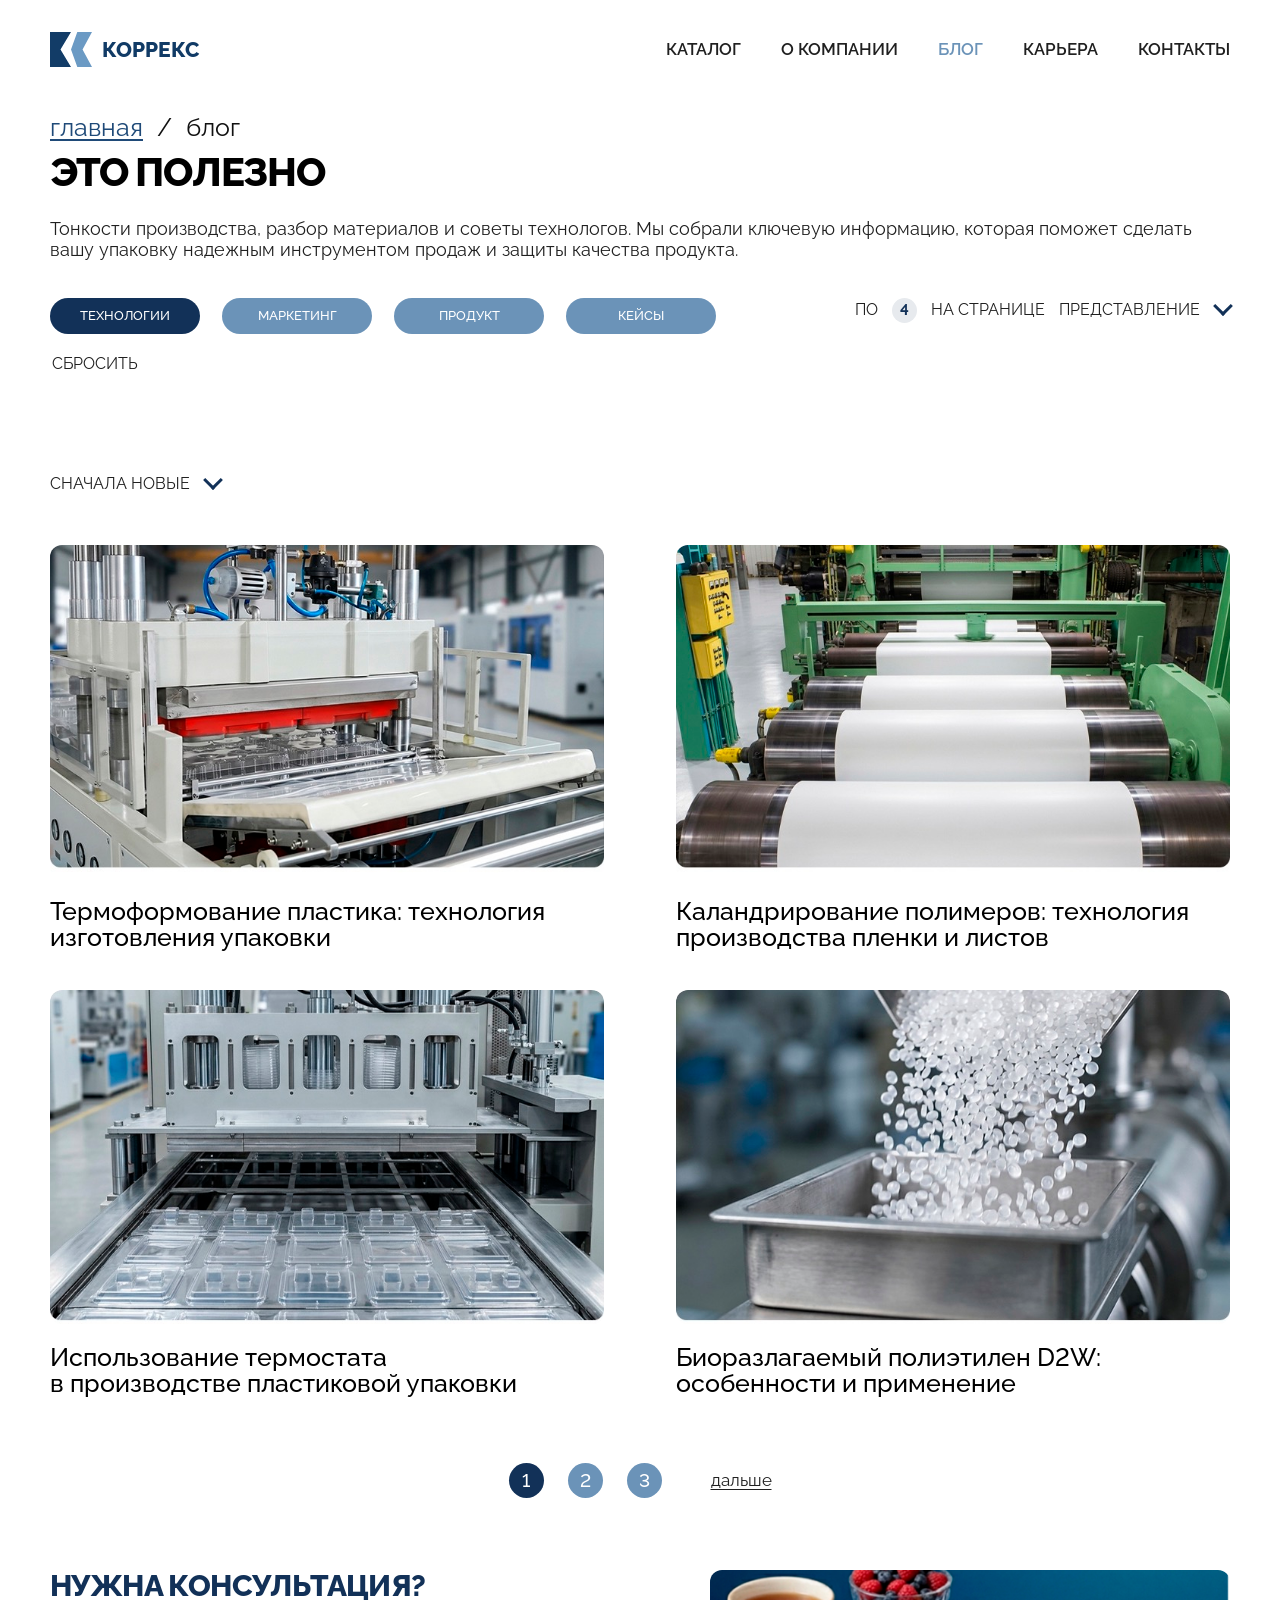
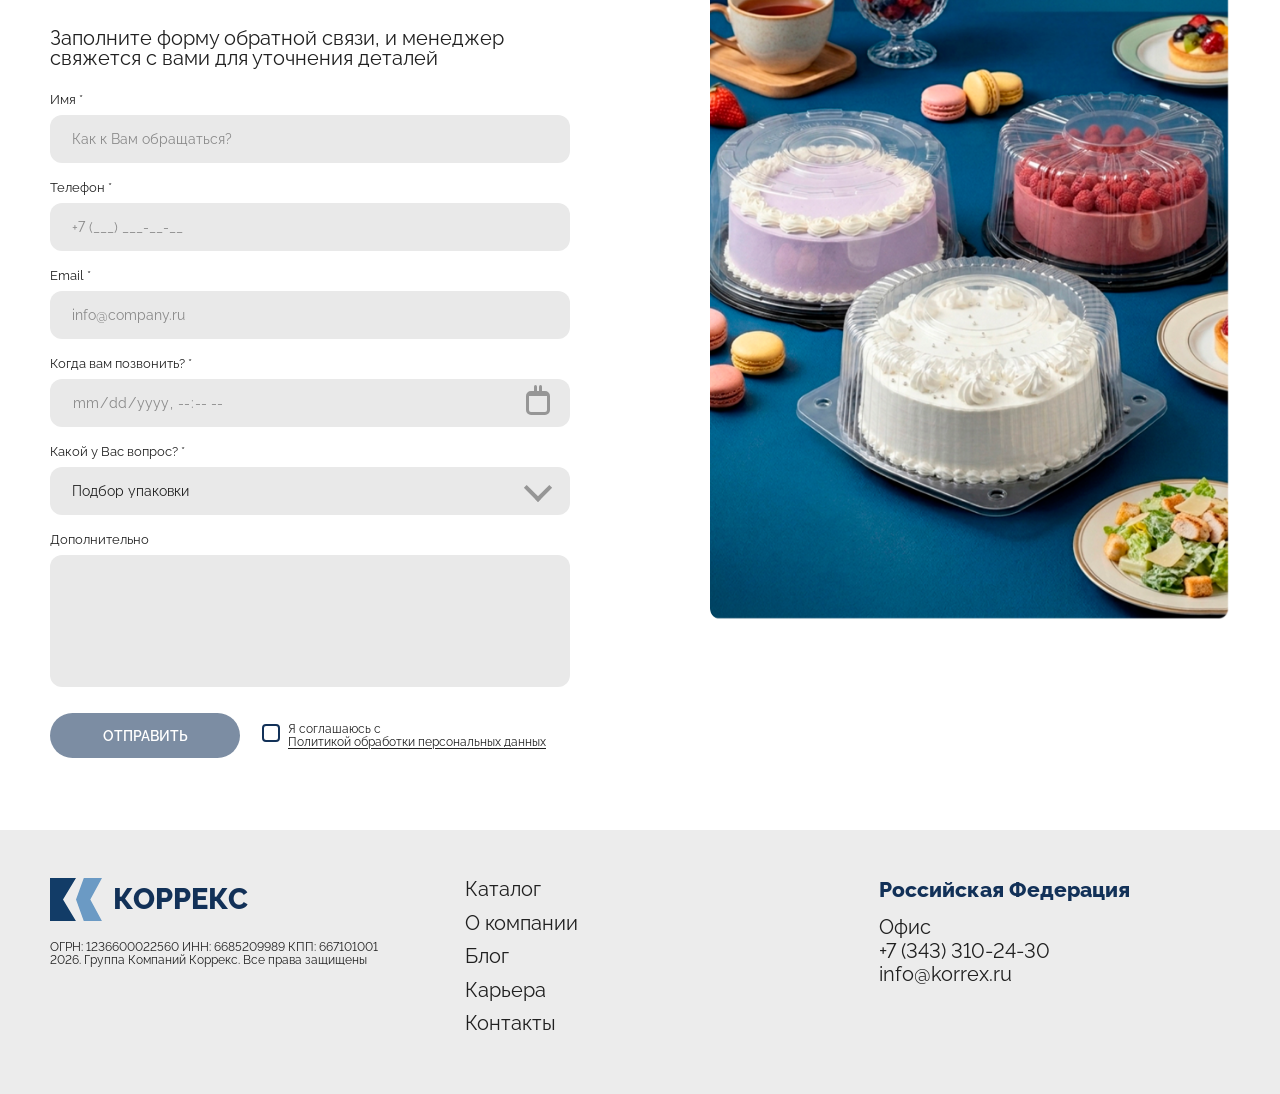
<file: blog.html>
<!DOCTYPE html>
<html lang="ru">
<head>
  <meta charset="UTF-8">
  <meta name="viewport" content="width=device-width, initial-scale=1.0">
  <title>Блог | Коррекс</title>
  <link rel="stylesheet" href="assets/css/style.css?v=20260514-4">
</head>
<body class="page page_blog">
  <header class="header">
    <div class="header__container">
      <a class="logo" href="index.html" aria-label="Коррекс">
        <span class="logo__mark" aria-hidden="true">&nbsp;</span>
        <span class="logo__text">КОРРЕКС</span>
      </a>

      <button class="burger header__burger" type="button" aria-label="Открыть меню" aria-expanded="false" aria-controls="main-menu">
        <span class="burger__line">&nbsp;</span>
        <span class="burger__close" aria-hidden="true">&nbsp;</span>
      </button>

      <nav class="nav" id="main-menu" aria-label="Главное меню">
        <ul class="nav__list">
          <li class="nav__item"><a class="nav__link" href="catalog.html">КАТАЛОГ</a></li>
          <li class="nav__item"><a class="nav__link" href="about.html">О КОМПАНИИ</a></li>
          <li class="nav__item"><a class="nav__link nav__link_active" href="blog.html">БЛОГ</a></li>
          <li class="nav__item"><a class="nav__link" href="career.html">КАРЬЕРА</a></li>
          <li class="nav__item"><a class="nav__link" href="#consultation">КОНТАКТЫ</a></li>
        </ul>
      </nav>
    </div>
  </header>

  <main class="blog-page">
    <section class="blog-hero">
      <div class="blog-page__container">
        <nav class="breadcrumbs blog-hero__breadcrumbs" aria-label="Хлебные крошки">
          <a class="breadcrumbs__link" href="index.html">главная</a>
          <span class="breadcrumbs__separator">/</span>
          <span class="breadcrumbs__current">блог</span>
        </nav>

        <h1 class="blog-hero__title">Это полезно</h1>
        <p class="blog-hero__text">Тонкости производства, разбор материалов и советы технологов. Мы собрали ключевую информацию, которая поможет сделать вашу упаковку надежным инструментом продаж и защиты качества продукта.</p>

        <div class="blog-toolbar">
          <div class="blog-toolbar__tags" aria-label="Категории статей" data-filter-group>
            <button class="blog-toolbar__tag blog-toolbar__tag_active" type="button" data-filter-button="technology">Технологии</button>
            <button class="blog-toolbar__tag" type="button" data-filter-button="marketing">Маркетинг</button>
            <button class="blog-toolbar__tag" type="button" data-filter-button="product">Продукт</button>
            <button class="blog-toolbar__tag" type="button" data-filter-button="cases">Кейсы</button>
            <button class="blog-toolbar__reset" type="button" data-filter-reset>Сбросить</button>
          </div>

          <div class="blog-toolbar__view">
            <span class="blog-toolbar__label">по</span>
            <span class="blog-toolbar__count">4</span>
            <span class="blog-toolbar__label">на странице</span>
            <div class="blog-dropdown" data-ui-dropdown>
              <button class="blog-toolbar__presentation" type="button" aria-expanded="false" data-ui-dropdown-button>Представление<span class="blog-toolbar__chevron" aria-hidden="true">&nbsp;</span></button>
              <div class="blog-dropdown__menu" data-ui-dropdown-menu>
                <button class="blog-dropdown__option" type="button" data-dropdown-label="Представление" data-view-mode="grid">Плитками</button>
                <button class="blog-dropdown__option" type="button" data-dropdown-label="Строками" data-view-mode="list">Строками</button>
              </div>
            </div>
          </div>
        </div>

        <div class="blog-dropdown blog-dropdown_sort" data-ui-dropdown>
          <button class="blog-sort" type="button" aria-expanded="false" data-ui-dropdown-button>Сначала новые<span class="blog-sort__chevron" aria-hidden="true">&nbsp;</span></button>
          <div class="blog-dropdown__menu" data-ui-dropdown-menu>
            <button class="blog-dropdown__option" type="button" data-dropdown-label="Сначала новые">Сначала новые</button>
            <button class="blog-dropdown__option" type="button" data-dropdown-label="Сначала старые">Сначала старые</button>
            <button class="blog-dropdown__option" type="button" data-dropdown-label="По умолчанию">По умолчанию</button>
          </div>
        </div>
      </div>
    </section>

    <section class="blog-listing" aria-label="Список статей">
      <div class="blog-page__container">
        <div class="blog-listing__grid">
          <article class="blog-card" data-filter-item="technology">
            <a class="blog-card__link" href="blog.html">
              <img class="blog-card__image" src="assets/img/blog/blog-thermoforming.jpg" alt="Оборудование для термоформования пластика">
              <h2 class="blog-card__title">Термоформование пластика: технология изготовления упаковки</h2>
            </a>
          </article>

          <article class="blog-card" data-filter-item="technology">
            <a class="blog-card__link" href="blog.html">
              <img class="blog-card__image" src="assets/img/blog/blog-calendering.jpg" alt="Каландрирование полимерной пленки">
              <h2 class="blog-card__title">Каландрирование полимеров: технология производства пленки и листов</h2>
            </a>
          </article>

          <article class="blog-card" data-filter-item="product">
            <a class="blog-card__link" href="blog.html">
              <img class="blog-card__image" src="assets/img/blog/blog-thermostat.jpg" alt="Термостат в производстве пластиковой упаковки">
              <h2 class="blog-card__title">Использование термостата<br>в производстве пластиковой упаковки</h2>
            </a>
          </article>

          <article class="blog-card" data-filter-item="marketing">
            <a class="blog-card__link" href="blog.html">
              <img class="blog-card__image" src="assets/img/blog/blog-polyethylene.jpg" alt="Биоразлагаемый полиэтилен на производстве">
              <h2 class="blog-card__title">Биоразлагаемый полиэтилен D2W: особенности и применение</h2>
            </a>
          </article>
        </div>

        <nav class="pagination" aria-label="Пагинация">
          <a class="pagination__item pagination__item_active" href="blog.html">1</a>
          <a class="pagination__item" href="blog.html?page=2">2</a>
          <a class="pagination__item" href="blog.html?page=3">3</a>
          <a class="pagination__next" href="blog.html?page=2">дальше</a>
        </nav>
      </div>
    </section>

    <section class="consultation consultation_inner" id="consultation">
      <div class="consultation__container">
        <div class="consultation__content">
          <h2 class="consultation__title">Нужна консультация?</h2>
          <p class="consultation__text">Заполните форму обратной связи, и менеджер<br>свяжется с вами для уточнения деталей</p>

          <form class="consultation__form" action="#" method="post">
            <label class="consultation__field">
              <span class="consultation__label">Имя *</span>
              <input class="consultation__input" type="text" name="name" placeholder="Как к Вам обращаться?">
            </label>

            <label class="consultation__field">
              <span class="consultation__label">Телефон *</span>
              <input class="consultation__input" type="tel" name="phone" placeholder="+7">
            </label>

            <label class="consultation__field">
              <span class="consultation__label">Email *</span>
              <input class="consultation__input" type="email" name="email" placeholder="info@company.ru">
            </label>

            <label class="consultation__field">
              <span class="consultation__label">Когда вам позвонить? *</span>
              <span class="consultation__control consultation__control_icon-calendar">
                <input class="consultation__input consultation__input_with-icon" type="text" name="call-time" placeholder="Выберите удобное время для звонка">
                <span class="consultation__calendar" aria-hidden="true">&nbsp;</span>
              </span>
            </label>

            <label class="consultation__field">
              <span class="consultation__label">Какой у Вас вопрос? *</span>
              <span class="consultation__control consultation__control_icon-select">
                <select class="consultation__select" name="topic">
                  <option>Подбор упаковки</option>
                </select>
                <span class="consultation__select-arrow" aria-hidden="true">&nbsp;</span>
              </span>
            </label>

            <label class="consultation__field">
              <span class="consultation__label">Дополнительно</span>
              <textarea class="consultation__textarea" name="message"></textarea>
            </label>

            <div class="consultation__submit-row">
              <button class="consultation__button" type="submit">Отправить</button>
              <label class="consultation__agreement">
                <input class="consultation__agreement-checkbox" type="checkbox" name="personal-data-consent" required>
                <span class="consultation__agreement-box" aria-hidden="true">&nbsp;</span>
                <span class="consultation__agreement-text">Я соглашаюсь с<br><a class="consultation__agreement-link" href="privacy.html" target="_blank" rel="noopener">Политикой обработки персональных данных</a></span>
              </label>
            </div>
          </form>
        </div>

        <img class="consultation__image" src="assets/img/consultation.png" alt="Торты и десерты в прозрачной упаковке">
      </div>
    </section>
  </main>

  <footer class="footer">
    <div class="footer__container">
      <div class="footer__brand">
        <a class="footer__logo" href="index.html" aria-label="Коррекс">
          <span class="footer__logo-mark" aria-hidden="true">&nbsp;</span>
          <span class="footer__logo-text">КОРРЕКС</span>
        </a>
        <p class="footer__copyright">ОГРН: 1236600022560 ИНН: 6685209989 КПП: 667101001<br>2026. Группа Компаний Коррекс. Все права защищены</p>
      </div>

      <nav class="footer__menu" aria-label="Меню в футере">
        <ul class="footer__menu-list">
          <li class="footer__menu-item"><a class="footer__menu-link" href="catalog.html">Каталог</a></li>
          <li class="footer__menu-item"><a class="footer__menu-link" href="about.html">О компании</a></li>
          <li class="footer__menu-item"><a class="footer__menu-link" href="blog.html">Блог</a></li>
          <li class="footer__menu-item"><a class="footer__menu-link" href="career.html">Карьера</a></li>
          <li class="footer__menu-item"><a class="footer__menu-link" href="#consultation">Контакты</a></li>
        </ul>
      </nav>

      <div class="footer__contacts">
        <h2 class="footer__contacts-title">Российская Федерация</h2>
        <p class="footer__contacts-text">Офис<br>+7 (343) 310-24-30<br>info@korrex.ru</p>
      </div>

    </div>
  </footer>

  <script src="assets/js/main.js?v=20260514-1"></script>
</body>
</html>
</file>
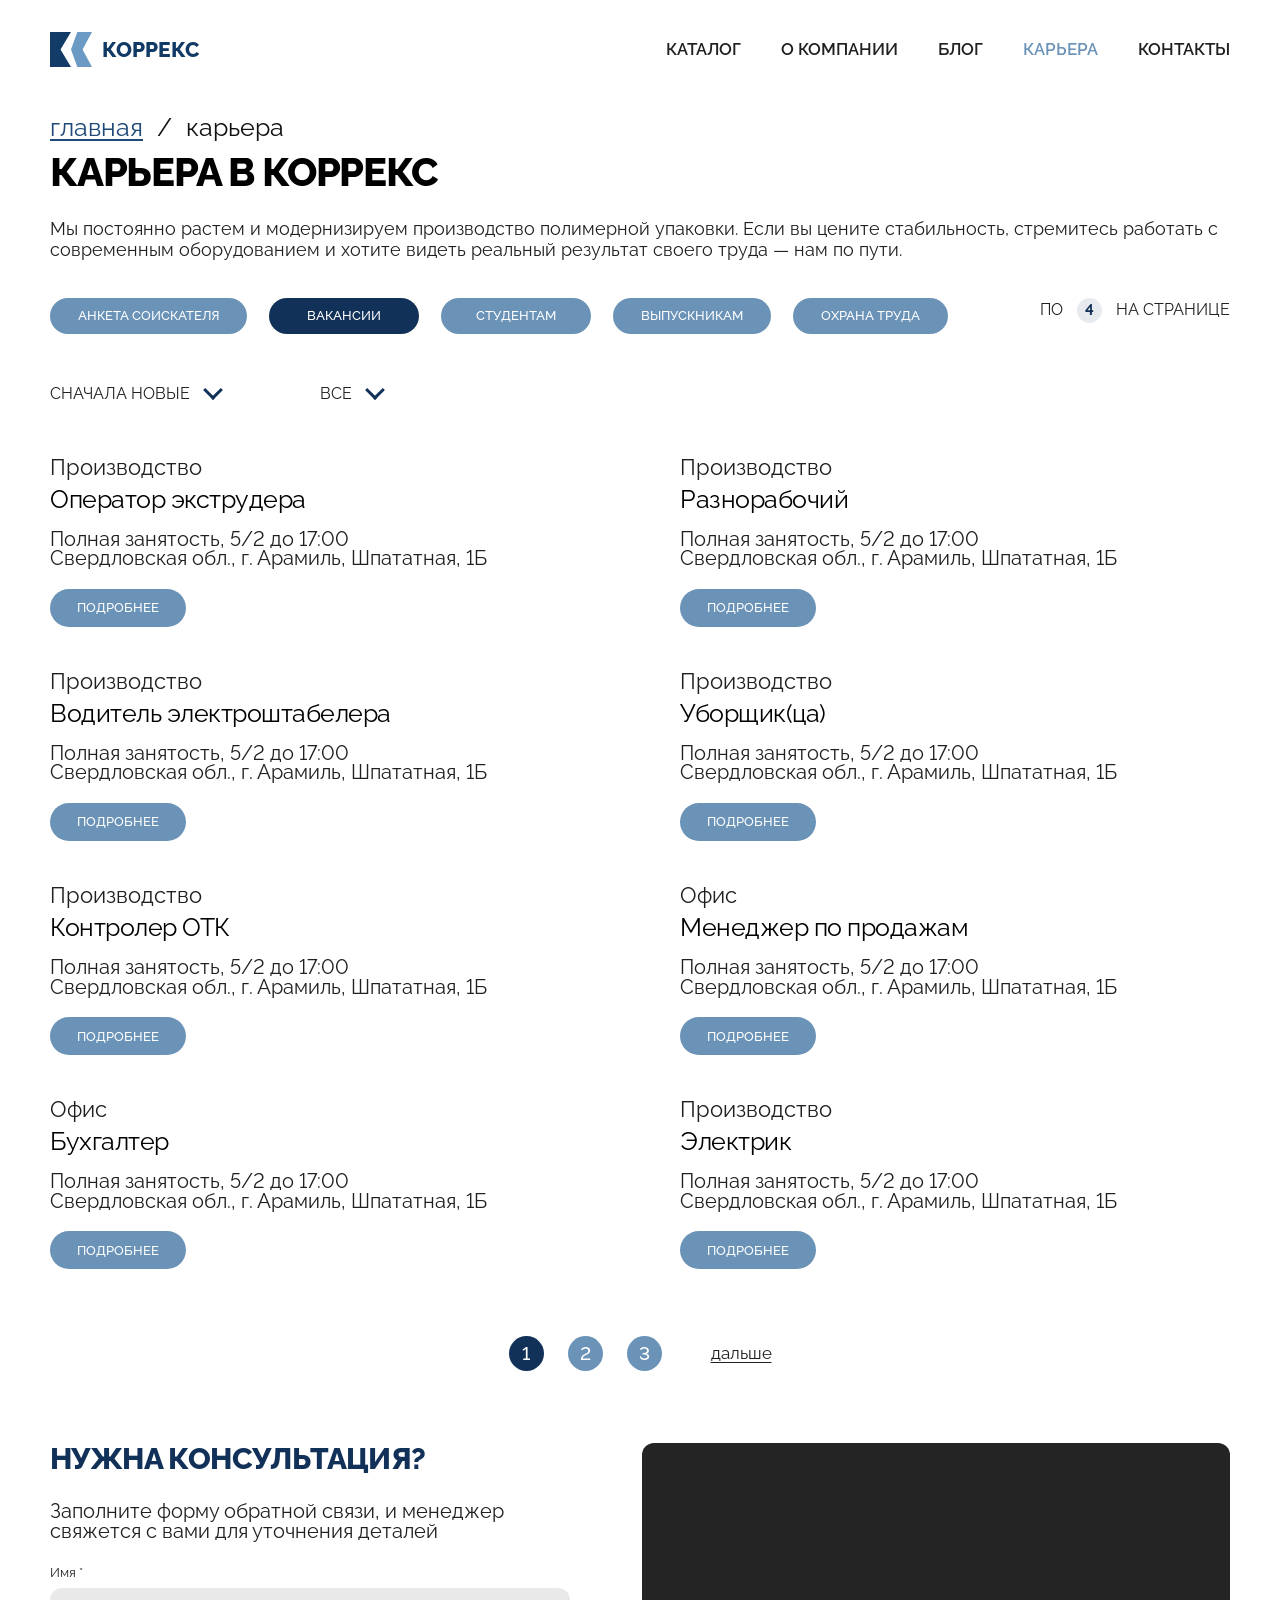
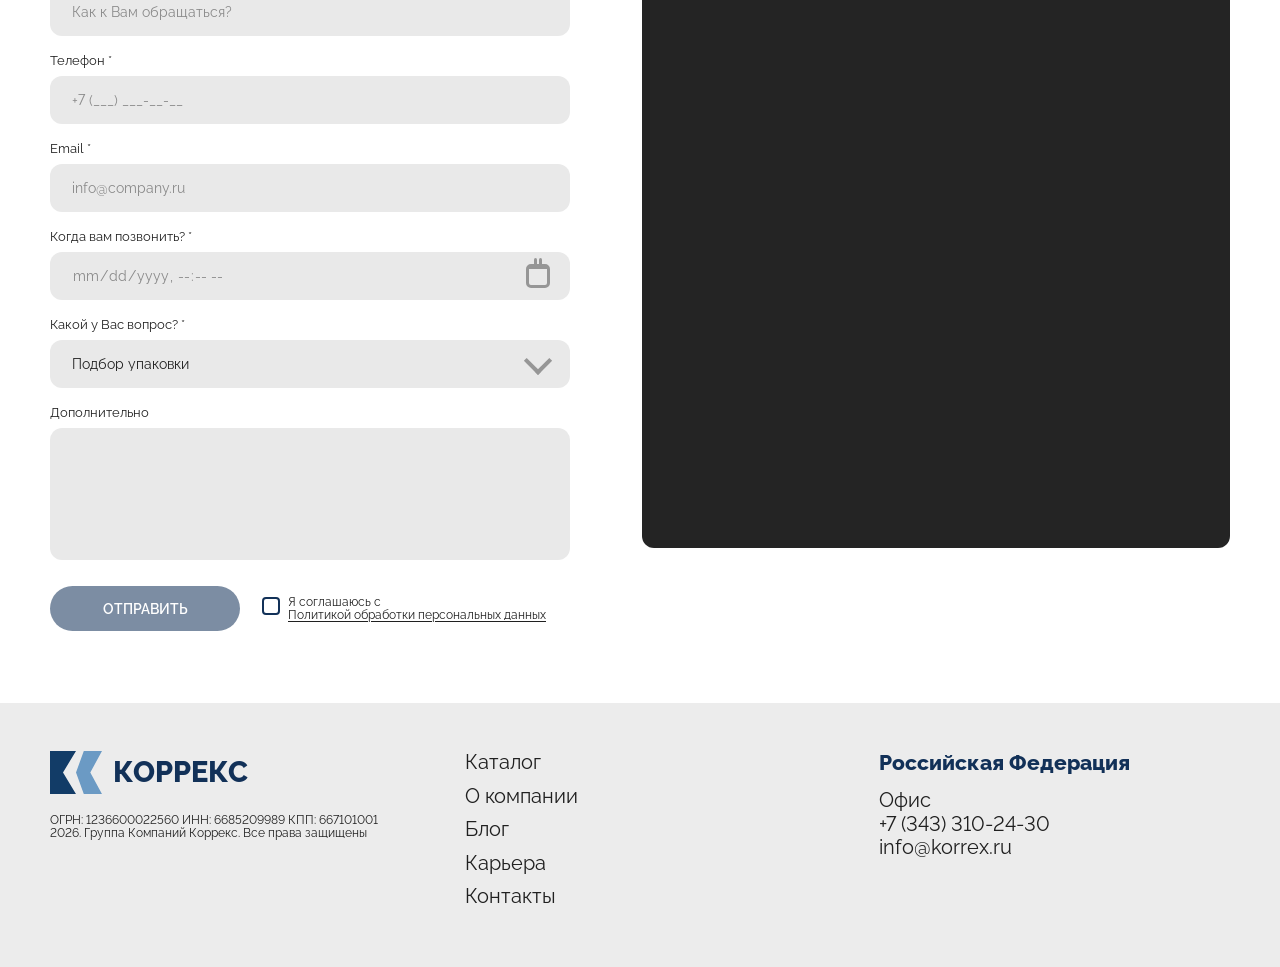
<file: career.html>
<!DOCTYPE html>
<html lang="ru">
<head>
  <meta charset="UTF-8">
  <meta name="viewport" content="width=device-width, initial-scale=1.0">
  <title>Карьера | Коррекс</title>
  <link rel="stylesheet" href="assets/css/style.css?v=20260514-4">
</head>
<body class="page page_career">
  <header class="header">
    <div class="header__container">
      <a class="logo" href="index.html" aria-label="Коррекс">
        <span class="logo__mark" aria-hidden="true">&nbsp;</span>
        <span class="logo__text">КОРРЕКС</span>
      </a>

      <button class="burger header__burger" type="button" aria-label="Открыть меню" aria-expanded="false" aria-controls="main-menu">
        <span class="burger__line">&nbsp;</span>
        <span class="burger__close" aria-hidden="true">&nbsp;</span>
      </button>

      <nav class="nav" id="main-menu" aria-label="Главное меню">
        <ul class="nav__list">
          <li class="nav__item"><a class="nav__link" href="catalog.html">КАТАЛОГ</a></li>
          <li class="nav__item"><a class="nav__link" href="about.html">О КОМПАНИИ</a></li>
          <li class="nav__item"><a class="nav__link" href="blog.html">БЛОГ</a></li>
          <li class="nav__item"><a class="nav__link nav__link_active" href="career.html">КАРЬЕРА</a></li>
          <li class="nav__item"><a class="nav__link" href="#consultation">КОНТАКТЫ</a></li>
        </ul>
      </nav>
    </div>
  </header>

  <main class="career-page">
    <section class="career-hero">
      <div class="career-page__container">
        <nav class="breadcrumbs career-hero__breadcrumbs" aria-label="Хлебные крошки">
          <a class="breadcrumbs__link" href="index.html">главная</a>
          <span class="breadcrumbs__separator">/</span>
          <span class="breadcrumbs__current">карьера</span>
        </nav>

        <h1 class="career-hero__title">Карьера в Коррекс</h1>
        <p class="career-hero__text">Мы постоянно растем и модернизируем производство полимерной упаковки. Если вы цените стабильность, стремитесь работать с современным оборудованием и хотите видеть реальный результат своего труда — нам по пути.</p>

        <div class="career-toolbar">
          <div class="career-toolbar__tags" aria-label="Разделы карьеры" data-filter-group>
            <button class="career-toolbar__tag" type="button" data-filter-button="applicant">Анкета соискателя</button>
            <button class="career-toolbar__tag career-toolbar__tag_active" type="button" data-filter-button="vacancies">Вакансии</button>
            <button class="career-toolbar__tag" type="button" data-filter-button="students">Студентам</button>
            <button class="career-toolbar__tag" type="button" data-filter-button="graduates">Выпускникам</button>
            <button class="career-toolbar__tag" type="button" data-filter-button="safety">Охрана труда</button>
          </div>

          <div class="career-toolbar__view">
            <span class="career-toolbar__label">по</span>
            <span class="career-toolbar__count">4</span>
            <span class="career-toolbar__label">на странице</span>
          </div>
        </div>

        <div class="career-filters">
          <button class="career-sort" type="button">Сначала новые<span class="career-sort__chevron" aria-hidden="true">&nbsp;</span></button>
          <button class="career-sort" type="button">Все<span class="career-sort__chevron" aria-hidden="true">&nbsp;</span></button>
        </div>
      </div>
    </section>

    <section class="career-vacancies" aria-label="Список вакансий">
      <div class="career-page__container">
        <div class="career-vacancies__grid">
          <article class="career-card" data-filter-item="vacancies">
            <p class="career-card__department">Производство</p>
            <h2 class="career-card__title">Оператор экструдера</h2>
            <p class="career-card__text">Полная занятость, 5/2 до 17:00<br>Свердловская обл., г. Арамиль, Шпататная, 1Б</p>
            <a class="career-card__button" href="#consultation">Подробнее</a>
          </article>

          <article class="career-card" data-filter-item="vacancies">
            <p class="career-card__department">Производство</p>
            <h2 class="career-card__title">Разнорабочий</h2>
            <p class="career-card__text">Полная занятость, 5/2 до 17:00<br>Свердловская обл., г. Арамиль, Шпататная, 1Б</p>
            <a class="career-card__button" href="#consultation">Подробнее</a>
          </article>

          <article class="career-card" data-filter-item="vacancies">
            <p class="career-card__department">Производство</p>
            <h2 class="career-card__title">Водитель электроштабелера</h2>
            <p class="career-card__text">Полная занятость, 5/2 до 17:00<br>Свердловская обл., г. Арамиль, Шпататная, 1Б</p>
            <a class="career-card__button" href="#consultation">Подробнее</a>
          </article>

          <article class="career-card" data-filter-item="vacancies">
            <p class="career-card__department">Производство</p>
            <h2 class="career-card__title">Уборщик(ца)</h2>
            <p class="career-card__text">Полная занятость, 5/2 до 17:00<br>Свердловская обл., г. Арамиль, Шпататная, 1Б</p>
            <a class="career-card__button" href="#consultation">Подробнее</a>
          </article>

          <article class="career-card" data-filter-item="vacancies">
            <p class="career-card__department">Производство</p>
            <h2 class="career-card__title">Контролер ОТК</h2>
            <p class="career-card__text">Полная занятость, 5/2 до 17:00<br>Свердловская обл., г. Арамиль, Шпататная, 1Б</p>
            <a class="career-card__button" href="#consultation">Подробнее</a>
          </article>

          <article class="career-card" data-filter-item="vacancies">
            <p class="career-card__department">Офис</p>
            <h2 class="career-card__title">Менеджер по продажам</h2>
            <p class="career-card__text">Полная занятость, 5/2 до 17:00<br>Свердловская обл., г. Арамиль, Шпататная, 1Б</p>
            <a class="career-card__button" href="#consultation">Подробнее</a>
          </article>

          <article class="career-card" data-filter-item="vacancies">
            <p class="career-card__department">Офис</p>
            <h2 class="career-card__title">Бухгалтер</h2>
            <p class="career-card__text">Полная занятость, 5/2 до 17:00<br>Свердловская обл., г. Арамиль, Шпататная, 1Б</p>
            <a class="career-card__button" href="#consultation">Подробнее</a>
          </article>

          <article class="career-card" data-filter-item="vacancies">
            <p class="career-card__department">Производство</p>
            <h2 class="career-card__title">Электрик</h2>
            <p class="career-card__text">Полная занятость, 5/2 до 17:00<br>Свердловская обл., г. Арамиль, Шпататная, 1Б</p>
            <a class="career-card__button" href="#consultation">Подробнее</a>
          </article>
        </div>

        <nav class="pagination career-vacancies__pagination" aria-label="Пагинация">
          <a class="pagination__item pagination__item_active" href="career.html">1</a>
          <a class="pagination__item" href="career.html?page=2">2</a>
          <a class="pagination__item" href="career.html?page=3">3</a>
          <a class="pagination__next" href="career.html?page=2">дальше</a>
        </nav>
      </div>
    </section>

    <section class="consultation consultation_career" id="consultation">
      <div class="consultation__container">
        <div class="consultation__content">
          <h2 class="consultation__title">Нужна консультация?</h2>
          <p class="consultation__text">Заполните форму обратной связи, и менеджер<br>свяжется с вами для уточнения деталей</p>

          <form class="consultation__form" action="#" method="post">
            <label class="consultation__field">
              <span class="consultation__label">Имя *</span>
              <input class="consultation__input" type="text" name="name" placeholder="Как к Вам обращаться?">
            </label>

            <label class="consultation__field">
              <span class="consultation__label">Телефон *</span>
              <input class="consultation__input" type="tel" name="phone" placeholder="+7">
            </label>

            <label class="consultation__field">
              <span class="consultation__label">Email *</span>
              <input class="consultation__input" type="email" name="email" placeholder="info@company.ru">
            </label>

            <label class="consultation__field">
              <span class="consultation__label">Когда вам позвонить? *</span>
              <span class="consultation__control consultation__control_icon-calendar">
                <input class="consultation__input consultation__input_with-icon" type="text" name="call-time" placeholder="Выберите удобное время для звонка">
                <span class="consultation__calendar" aria-hidden="true">&nbsp;</span>
              </span>
            </label>

            <label class="consultation__field">
              <span class="consultation__label">Какой у Вас вопрос? *</span>
              <span class="consultation__control consultation__control_icon-select">
                <select class="consultation__select" name="topic">
                  <option>Подбор упаковки</option>
                </select>
                <span class="consultation__select-arrow" aria-hidden="true">&nbsp;</span>
              </span>
            </label>

            <label class="consultation__field">
              <span class="consultation__label">Дополнительно</span>
              <textarea class="consultation__textarea" name="message"></textarea>
            </label>

            <div class="consultation__submit-row">
              <button class="consultation__button" type="submit">Отправить</button>
              <label class="consultation__agreement">
                <input class="consultation__agreement-checkbox" type="checkbox" name="personal-data-consent" required>
                <span class="consultation__agreement-box" aria-hidden="true">&nbsp;</span>
                <span class="consultation__agreement-text">Я соглашаюсь с<br><a class="consultation__agreement-link" href="privacy.html" target="_blank" rel="noopener">Политикой обработки персональных данных</a></span>
              </label>
            </div>
          </form>
        </div>

        <div class="consultation__placeholder" aria-hidden="true"></div>
      </div>
    </section>
  </main>

  <footer class="footer">
    <div class="footer__container">
      <div class="footer__brand">
        <a class="footer__logo" href="index.html" aria-label="Коррекс">
          <span class="footer__logo-mark" aria-hidden="true">&nbsp;</span>
          <span class="footer__logo-text">КОРРЕКС</span>
        </a>
        <p class="footer__copyright">ОГРН: 1236600022560 ИНН: 6685209989 КПП: 667101001<br>2026. Группа Компаний Коррекс. Все права защищены</p>
      </div>

      <nav class="footer__menu" aria-label="Меню в футере">
        <ul class="footer__menu-list">
          <li class="footer__menu-item"><a class="footer__menu-link" href="catalog.html">Каталог</a></li>
          <li class="footer__menu-item"><a class="footer__menu-link" href="about.html">О компании</a></li>
          <li class="footer__menu-item"><a class="footer__menu-link" href="blog.html">Блог</a></li>
          <li class="footer__menu-item"><a class="footer__menu-link" href="career.html">Карьера</a></li>
          <li class="footer__menu-item"><a class="footer__menu-link" href="#consultation">Контакты</a></li>
        </ul>
      </nav>

      <div class="footer__contacts">
        <h2 class="footer__contacts-title">Российская Федерация</h2>
        <p class="footer__contacts-text">Офис<br>+7 (343) 310-24-30<br>info@korrex.ru</p>
      </div>

    </div>
  </footer>

  <script src="assets/js/main.js?v=20260514-1"></script>
</body>
</html>
</file>
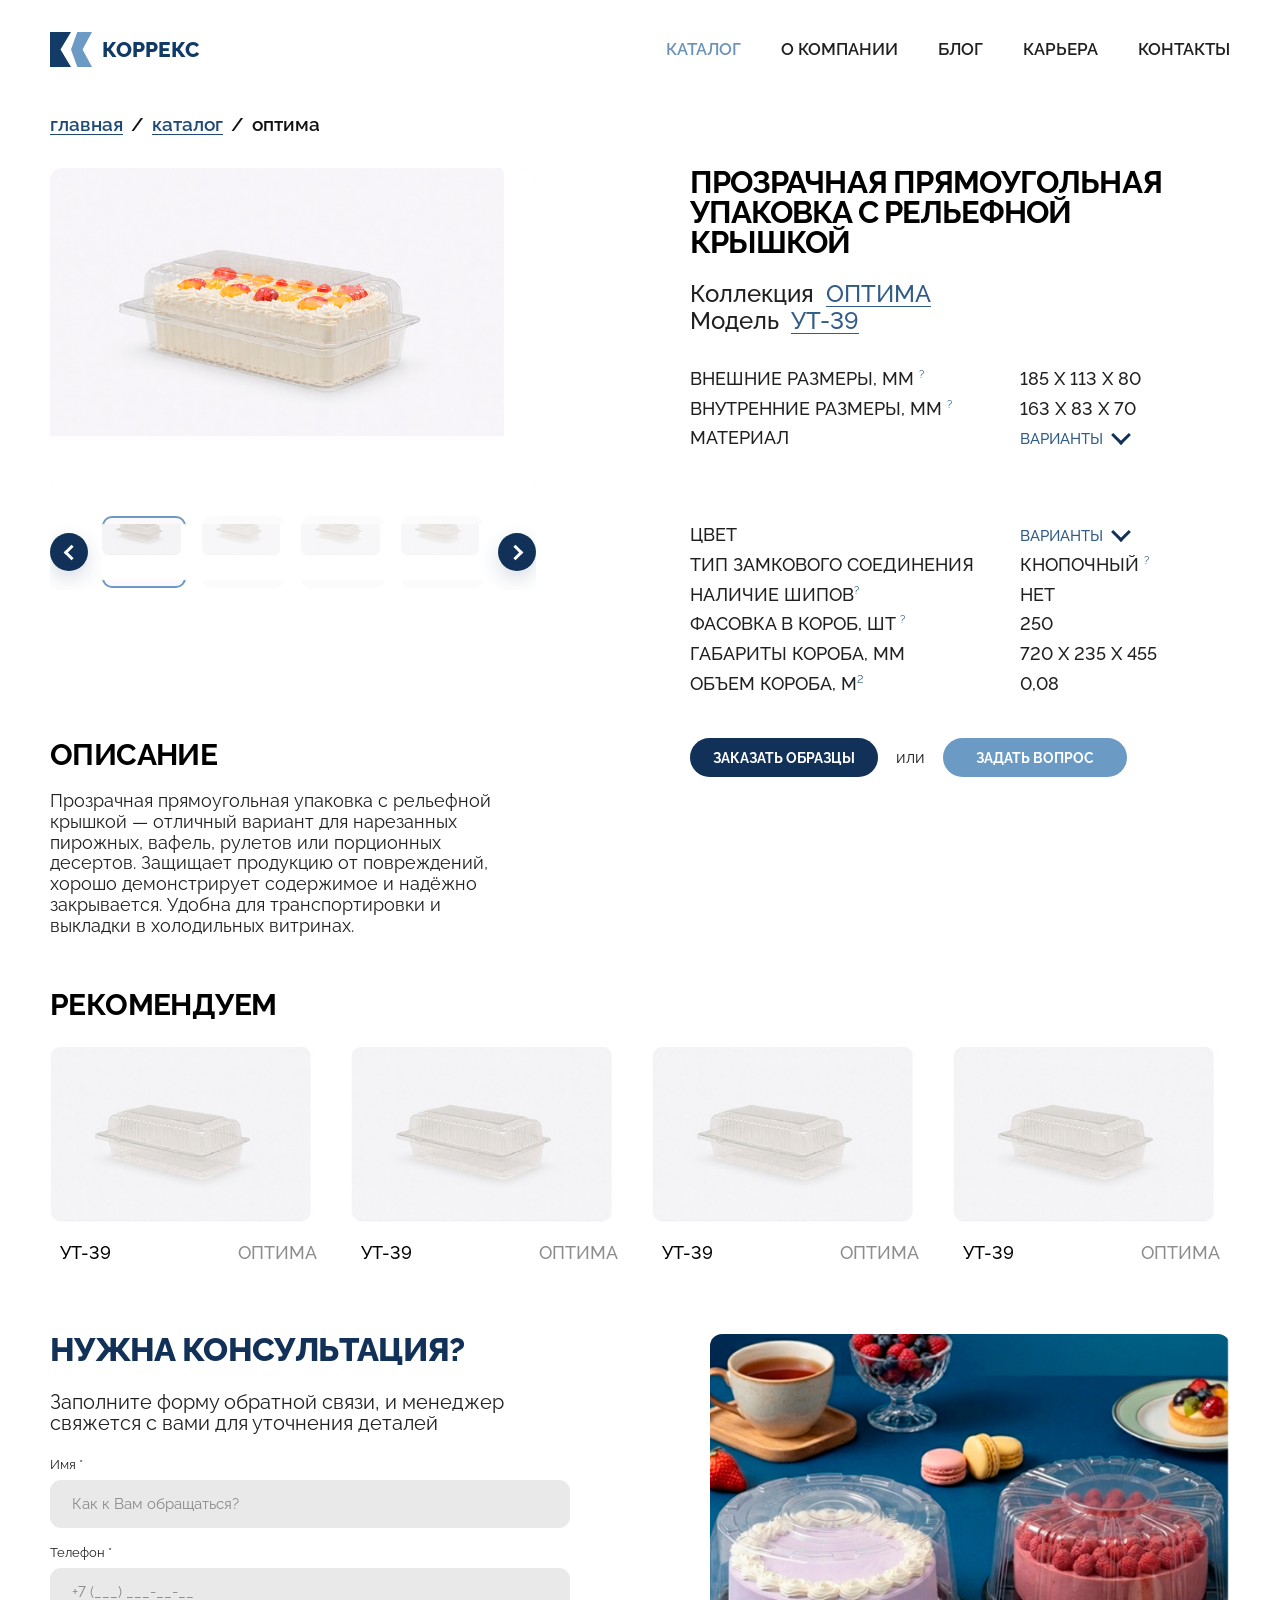
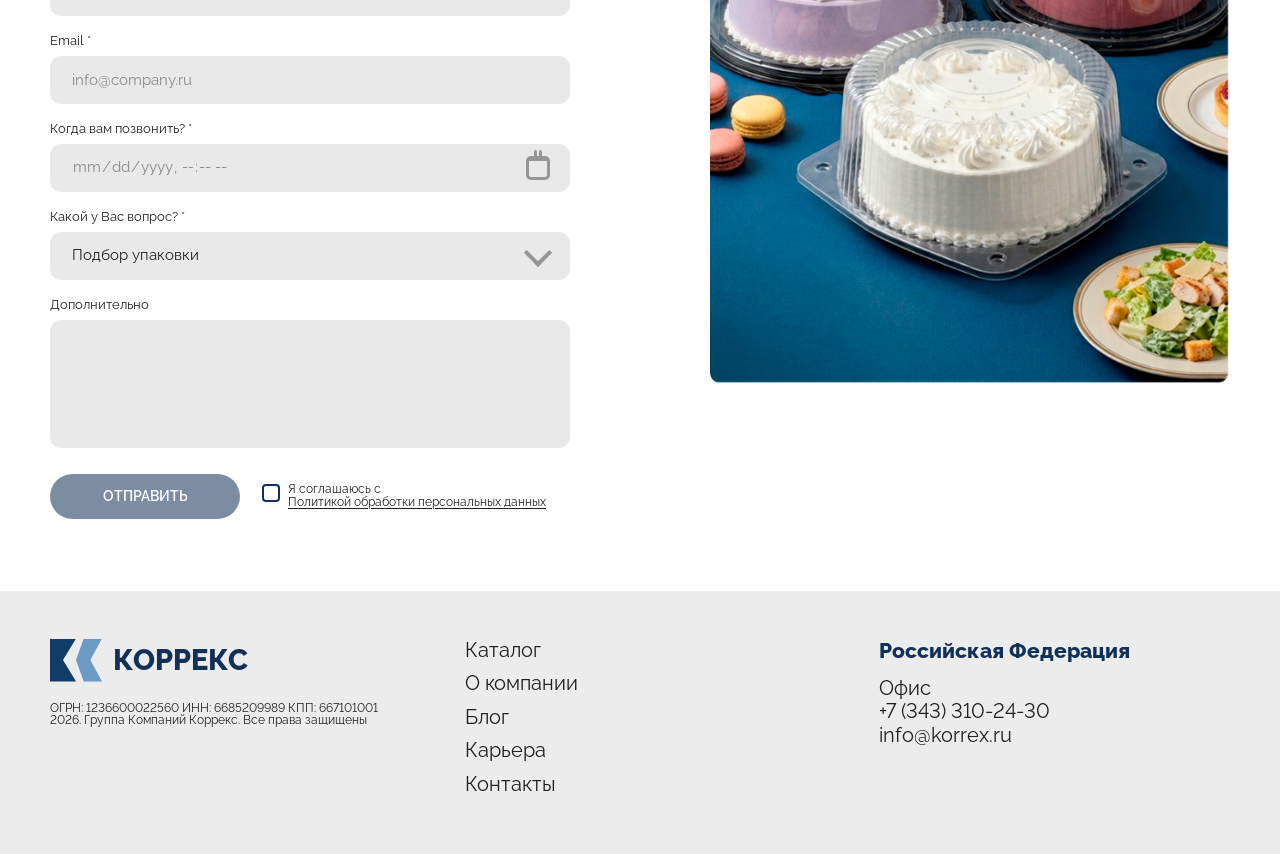
<file: catalog.html>
<!DOCTYPE html>
<html lang="ru">
<head>
  <meta charset="UTF-8">
  <meta name="viewport" content="width=device-width, initial-scale=1.0">
  <title>УТ-39 Оптима | Коррекс</title>
  <link rel="stylesheet" href="assets/vendor/swiper/swiper-bundle.min.css">
  <link rel="stylesheet" href="assets/css/style.css?v=20260514-4">
</head>
<body class="page page_catalog page_product">
  <header class="header">
    <div class="header__container">
      <a class="logo" href="index.html" aria-label="Коррекс">
        <span class="logo__mark" aria-hidden="true">&nbsp;</span>
        <span class="logo__text">КОРРЕКС</span>
      </a>

      <button class="burger header__burger" type="button" aria-label="Открыть меню" aria-expanded="false" aria-controls="main-menu">
        <span class="burger__line">&nbsp;</span>
        <span class="burger__close" aria-hidden="true">&nbsp;</span>
      </button>

      <nav class="nav" id="main-menu" aria-label="Главное меню">
        <ul class="nav__list">
          <li class="nav__item"><a class="nav__link nav__link_active" href="catalog.html">КАТАЛОГ</a></li>
          <li class="nav__item"><a class="nav__link" href="about.html">О КОМПАНИИ</a></li>
          <li class="nav__item"><a class="nav__link" href="blog.html">БЛОГ</a></li>
          <li class="nav__item"><a class="nav__link" href="career.html">КАРЬЕРА</a></li>
          <li class="nav__item"><a class="nav__link" href="#consultation">КОНТАКТЫ</a></li>
        </ul>
      </nav>
    </div>
  </header>

  <main class="catalog-page">
    <div class="catalog-page__container">
      <nav class="breadcrumbs" aria-label="Хлебные крошки">
        <a class="breadcrumbs__link" href="index.html">главная</a>
        <span class="breadcrumbs__separator">/</span>
        <a class="breadcrumbs__link" href="catalog.html">каталог</a>
        <span class="breadcrumbs__separator">/</span>
        <span class="breadcrumbs__current">оптима</span>
      </nav>

      <section class="catalog-product" id="product">
        <div class="catalog-product__gallery" data-product-gallery>
          <div class="catalog-product__main-image">
            <img class="catalog-product__image" src="assets/img/product/product-main.png" alt="Прозрачная прямоугольная упаковка с рельефной крышкой">
          </div>

          <div class="catalog-product__slider">
            <button class="catalog-product__slider-button catalog-product__slider-button_prev" type="button" aria-label="Предыдущее фото" data-product-prev>
              <span class="catalog-product__slider-icon" aria-hidden="true">&nbsp;</span>
            </button>

            <div class="catalog-product__thumbs swiper" aria-label="Фотографии товара" data-product-thumbs>
              <div class="catalog-product__thumbs-track swiper-wrapper">
                <button class="catalog-product__thumb catalog-product__thumb_active swiper-slide" type="button" data-large="assets/img/product/product-main.png" data-product-thumb>
                  <img class="catalog-product__thumb-image" src="assets/img/product/product-thumb.png" alt="Прозрачная упаковка вид 1">
                </button>
                <button class="catalog-product__thumb swiper-slide" type="button" data-large="assets/img/product/product-main.png" data-product-thumb>
                  <img class="catalog-product__thumb-image" src="assets/img/product/product-thumb.png" alt="Прозрачная упаковка вид 2">
                </button>
                <button class="catalog-product__thumb swiper-slide" type="button" data-large="assets/img/product/product-main.png" data-product-thumb>
                  <img class="catalog-product__thumb-image" src="assets/img/product/product-thumb.png" alt="Прозрачная упаковка вид 3">
                </button>
                <button class="catalog-product__thumb swiper-slide" type="button" data-large="assets/img/product/product-main.png" data-product-thumb>
                  <img class="catalog-product__thumb-image" src="assets/img/product/product-thumb.png" alt="Прозрачная упаковка вид 4">
                </button>
                <button class="catalog-product__thumb swiper-slide" type="button" data-large="assets/img/product/product-main.png" data-product-thumb>
                  <img class="catalog-product__thumb-image" src="assets/img/product/product-thumb.png" alt="Прозрачная упаковка вид 5">
                </button>
                <button class="catalog-product__thumb swiper-slide" type="button" data-large="assets/img/product/product-main.png" data-product-thumb>
                  <img class="catalog-product__thumb-image" src="assets/img/product/product-thumb.png" alt="Прозрачная упаковка вид 6">
                </button>
              </div>
            </div>

            <button class="catalog-product__slider-button catalog-product__slider-button_next" type="button" aria-label="Следующее фото" data-product-next>
              <span class="catalog-product__slider-icon" aria-hidden="true">&nbsp;</span>
            </button>
          </div>
        </div>

        <div class="catalog-product__info">
          <h1 class="catalog-product__title">Прозрачная прямоугольная<br>упаковка с рельефной крышкой</h1>

          <div class="catalog-product__meta">
            <div class="catalog-product__meta-row">
              <div class="catalog-product__meta-name">Коллекция</div>
              <div class="catalog-product__meta-value"><a class="catalog-product__link" href="catalog.html">ОПТИМА</a></div>
            </div>
            <div class="catalog-product__meta-row">
              <div class="catalog-product__meta-name">Модель</div>
              <div class="catalog-product__meta-value"><a class="catalog-product__link" href="catalog.html">УТ-39</a></div>
            </div>
          </div>

          <div class="catalog-product__specs">
            <div class="catalog-product__spec-row">
              <div class="catalog-product__spec-name">Внешние размеры, мм <sup class="catalog-product__note">?</sup></div>
              <div class="catalog-product__spec-value">185 X 113 X 80</div>
            </div>
            <div class="catalog-product__spec-row">
              <div class="catalog-product__spec-name">Внутренние размеры, мм <sup class="catalog-product__note">?</sup></div>
              <div class="catalog-product__spec-value">163 X 83 X 70</div>
            </div>
            <div class="catalog-product__spec-row catalog-product__spec-row_options">
              <div class="catalog-product__spec-name">Материал</div>
              <div class="catalog-product__spec-value">
                <button class="catalog-product__variants" type="button">
                  <span>Варианты</span>
                  <span class="catalog-product__chevron catalog-product__chevron_up" aria-hidden="true">&nbsp;</span>
                </button>
                <label class="catalog-product__option">
                  <input class="catalog-product__checkbox" type="checkbox" name="material" value="pet">
                  <span class="catalog-product__box" aria-hidden="true">&nbsp;</span>
                  <span>ПЭТ <sup class="catalog-product__note">?</sup></span>
                </label>
                <label class="catalog-product__option">
                  <input class="catalog-product__checkbox" type="checkbox" name="material" value="bops">
                  <span class="catalog-product__box" aria-hidden="true">&nbsp;</span>
                  <span>БОПС <sup class="catalog-product__note">?</sup></span>
                </label>
              </div>
            </div>
            <div class="catalog-product__spec-row">
              <div class="catalog-product__spec-name">Цвет</div>
              <div class="catalog-product__spec-value">
                <button class="catalog-product__variants catalog-product__variants_closed" type="button">
                  <span>Варианты</span>
                  <span class="catalog-product__chevron" aria-hidden="true">&nbsp;</span>
                </button>
              </div>
            </div>
            <div class="catalog-product__spec-row">
              <div class="catalog-product__spec-name">Тип замкового соединения</div>
              <div class="catalog-product__spec-value">Кнопочный <sup class="catalog-product__note">?</sup></div>
            </div>
            <div class="catalog-product__spec-row">
              <div class="catalog-product__spec-name">Наличие шипов<sup class="catalog-product__note">?</sup></div>
              <div class="catalog-product__spec-value">Нет</div>
            </div>
            <div class="catalog-product__spec-row">
              <div class="catalog-product__spec-name">Фасовка в короб, шт <sup class="catalog-product__note">?</sup></div>
              <div class="catalog-product__spec-value">250</div>
            </div>
            <div class="catalog-product__spec-row">
              <div class="catalog-product__spec-name">Габариты короба, мм</div>
              <div class="catalog-product__spec-value">720 X 235 X 455</div>
            </div>
            <div class="catalog-product__spec-row">
              <div class="catalog-product__spec-name">Объем короба, м<sup class="catalog-product__note">2</sup></div>
              <div class="catalog-product__spec-value">0,08</div>
            </div>
          </div>
        </div>

        <section class="catalog-product__description">
          <h2 class="catalog-product__description-title">Описание</h2>
          <p class="catalog-product__description-text">Прозрачная прямоугольная упаковка с рельефной крышкой — отличный вариант для нарезанных пирожных, вафель, рулетов или порционных десертов. Защищает продукцию от повреждений, хорошо демонстрирует содержимое и надёжно закрывается. Удобна для транспортировки и выкладки в холодильных витринах.</p>
        </section>

        <div class="catalog-product__actions">
          <a class="catalog-product__button catalog-product__button_primary" href="#consultation">Заказать образцы</a>
          <span class="catalog-product__actions-text">или</span>
          <a class="catalog-product__button catalog-product__button_secondary" href="#consultation">Задать вопрос</a>
        </div>
      </section>

      <section class="product-recommendations">
        <h2 class="product-recommendations__title">Рекомендуем</h2>
        <div class="product-recommendations__list">
          <a class="product-recommendations__card" href="catalog.html">
            <img class="product-recommendations__image" src="assets/img/product/product-card.png" alt="УТ-39 Оптима">
            <span class="product-recommendations__meta">
              <span class="product-recommendations__model">УТ-39</span>
              <span class="product-recommendations__collection">ОПТИМА</span>
            </span>
          </a>
          <a class="product-recommendations__card" href="catalog.html">
            <img class="product-recommendations__image" src="assets/img/product/product-card.png" alt="УТ-39 Оптима">
            <span class="product-recommendations__meta">
              <span class="product-recommendations__model">УТ-39</span>
              <span class="product-recommendations__collection">ОПТИМА</span>
            </span>
          </a>
          <a class="product-recommendations__card" href="catalog.html">
            <img class="product-recommendations__image" src="assets/img/product/product-card.png" alt="УТ-39 Оптима">
            <span class="product-recommendations__meta">
              <span class="product-recommendations__model">УТ-39</span>
              <span class="product-recommendations__collection">ОПТИМА</span>
            </span>
          </a>
          <a class="product-recommendations__card" href="catalog.html">
            <img class="product-recommendations__image" src="assets/img/product/product-card.png" alt="УТ-39 Оптима">
            <span class="product-recommendations__meta">
              <span class="product-recommendations__model">УТ-39</span>
              <span class="product-recommendations__collection">ОПТИМА</span>
            </span>
          </a>
        </div>
      </section>
    </div>
  </main>

  <section class="consultation consultation_product" id="consultation">
    <div class="consultation__container">
      <div class="consultation__content">
        <h2 class="consultation__title">Нужна консультация?</h2>
        <p class="consultation__text">Заполните форму обратной связи, и менеджер<br>свяжется с вами для уточнения деталей</p>

        <form class="consultation__form" action="#" method="post">
          <label class="consultation__field">
            <span class="consultation__label">Имя *</span>
            <input class="consultation__input" type="text" name="name" placeholder="Как к Вам обращаться?">
          </label>

          <label class="consultation__field">
            <span class="consultation__label">Телефон *</span>
            <input class="consultation__input" type="tel" name="phone" placeholder="+7">
          </label>

          <label class="consultation__field">
            <span class="consultation__label">Email *</span>
            <input class="consultation__input" type="email" name="email" placeholder="info@company.ru">
          </label>

          <label class="consultation__field">
            <span class="consultation__label">Когда вам позвонить? *</span>
            <span class="consultation__control consultation__control_icon-calendar">
              <input class="consultation__input consultation__input_with-icon" type="text" name="call-time" placeholder="Выберите удобное время для звонка">
              <span class="consultation__calendar" aria-hidden="true">&nbsp;</span>
            </span>
          </label>

          <label class="consultation__field">
            <span class="consultation__label">Какой у Вас вопрос? *</span>
            <span class="consultation__control consultation__control_icon-select">
              <select class="consultation__select" name="topic">
                <option>Подбор упаковки</option>
              </select>
              <span class="consultation__select-arrow" aria-hidden="true">&nbsp;</span>
            </span>
          </label>

          <label class="consultation__field">
            <span class="consultation__label">Дополнительно</span>
            <textarea class="consultation__textarea" name="message"></textarea>
          </label>

          <div class="consultation__submit-row">
            <button class="consultation__button" type="submit">Отправить</button>
            <label class="consultation__agreement">
              <input class="consultation__agreement-checkbox" type="checkbox" name="personal-data-consent" required>
              <span class="consultation__agreement-box" aria-hidden="true">&nbsp;</span>
              <span class="consultation__agreement-text">Я соглашаюсь с<br><a class="consultation__agreement-link" href="privacy.html" target="_blank" rel="noopener">Политикой обработки персональных данных</a></span>
            </label>
          </div>
        </form>
      </div>

      <img class="consultation__image" src="assets/img/consultation.png" alt="Торты и десерты в прозрачной упаковке">
    </div>
  </section>

  <footer class="footer">
    <div class="footer__container">
      <div class="footer__brand">
        <a class="footer__logo" href="index.html" aria-label="Коррекс">
          <span class="footer__logo-mark" aria-hidden="true">&nbsp;</span>
          <span class="footer__logo-text">КОРРЕКС</span>
        </a>
        <p class="footer__copyright">ОГРН: 1236600022560 ИНН: 6685209989 КПП: 667101001<br>2026. Группа Компаний Коррекс. Все права защищены</p>
      </div>

      <nav class="footer__menu" aria-label="Меню в футере">
        <ul class="footer__menu-list">
          <li class="footer__menu-item"><a class="footer__menu-link" href="catalog.html">Каталог</a></li>
          <li class="footer__menu-item"><a class="footer__menu-link" href="about.html">О компании</a></li>
          <li class="footer__menu-item"><a class="footer__menu-link" href="blog.html">Блог</a></li>
          <li class="footer__menu-item"><a class="footer__menu-link" href="career.html">Карьера</a></li>
          <li class="footer__menu-item"><a class="footer__menu-link" href="#consultation">Контакты</a></li>
        </ul>
      </nav>

      <div class="footer__contacts">
        <h2 class="footer__contacts-title">Российская Федерация</h2>
        <p class="footer__contacts-text">Офис<br>+7 (343) 310-24-30<br>info@korrex.ru</p>
      </div>

    </div>
  </footer>

  <script src="assets/vendor/swiper/swiper-bundle.min.js"></script>
  <script src="assets/js/main.js?v=20260514-1"></script>
</body>
</html>
</file>
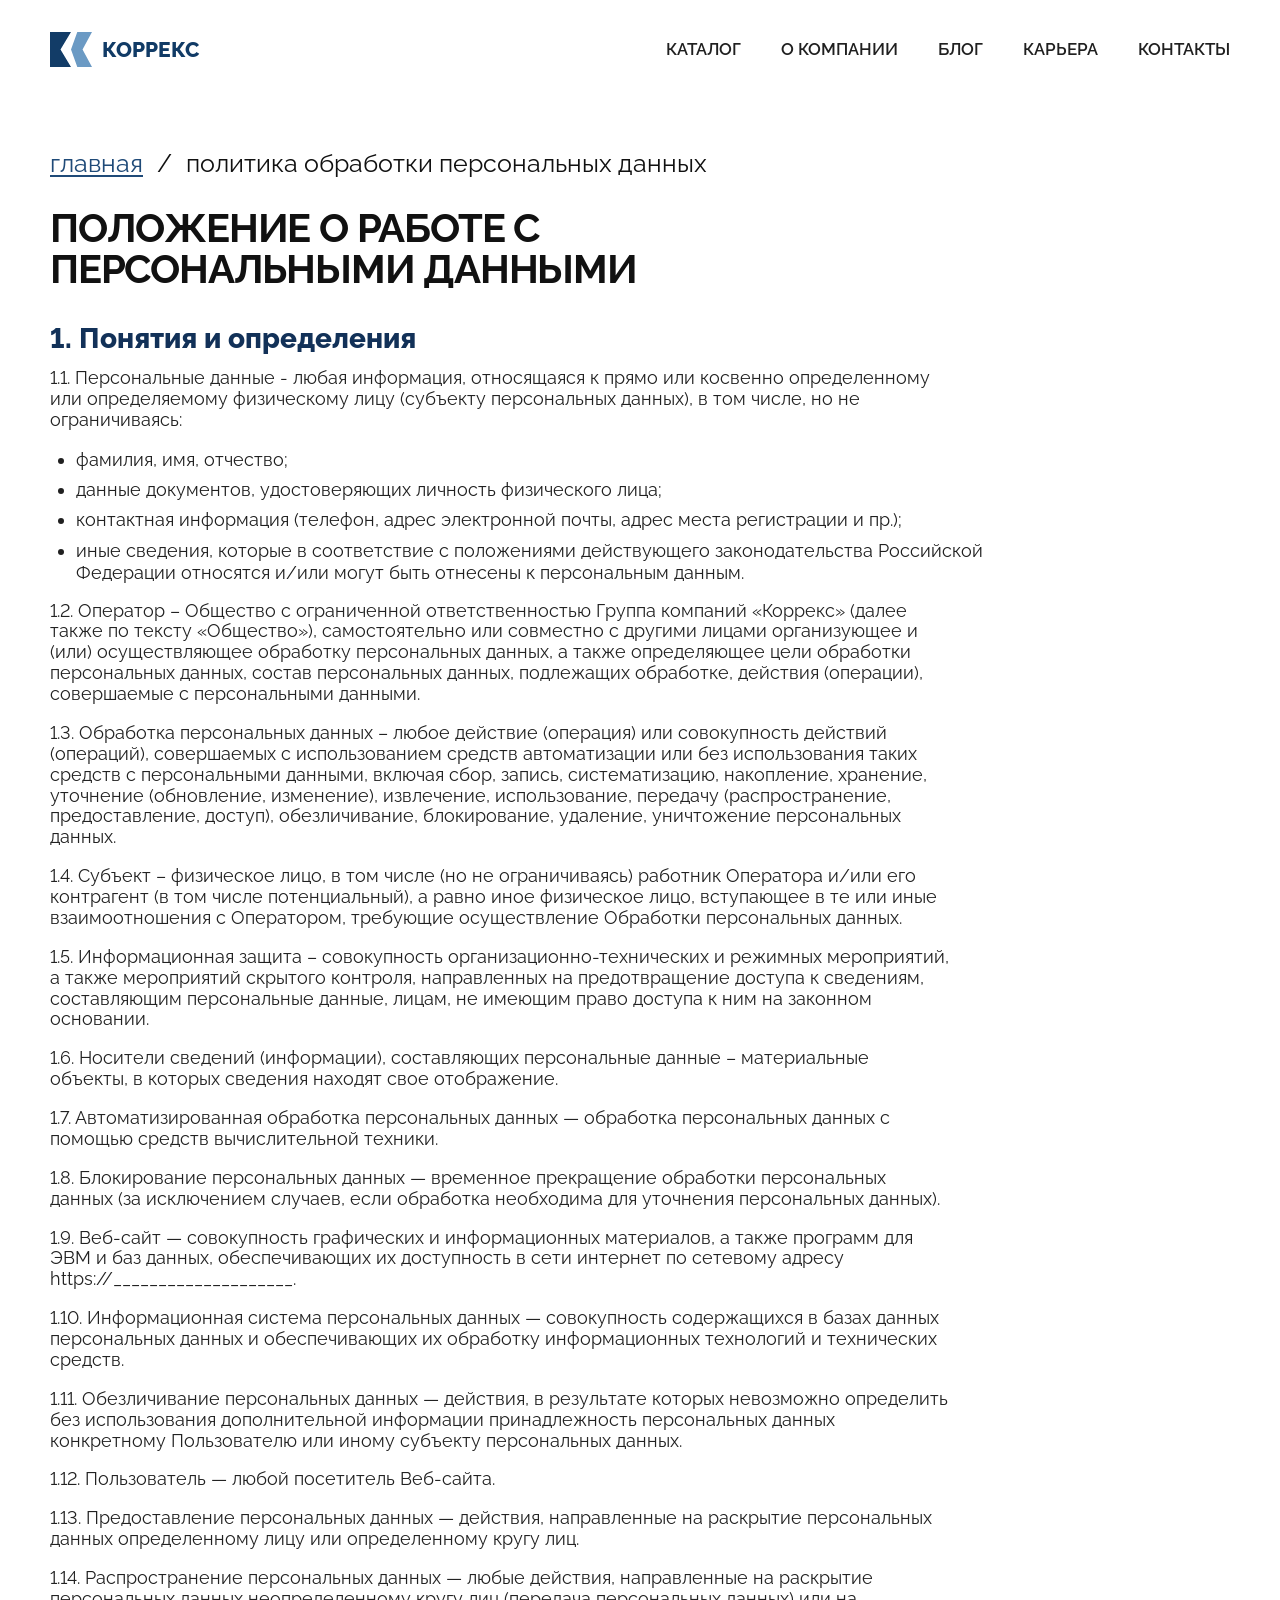
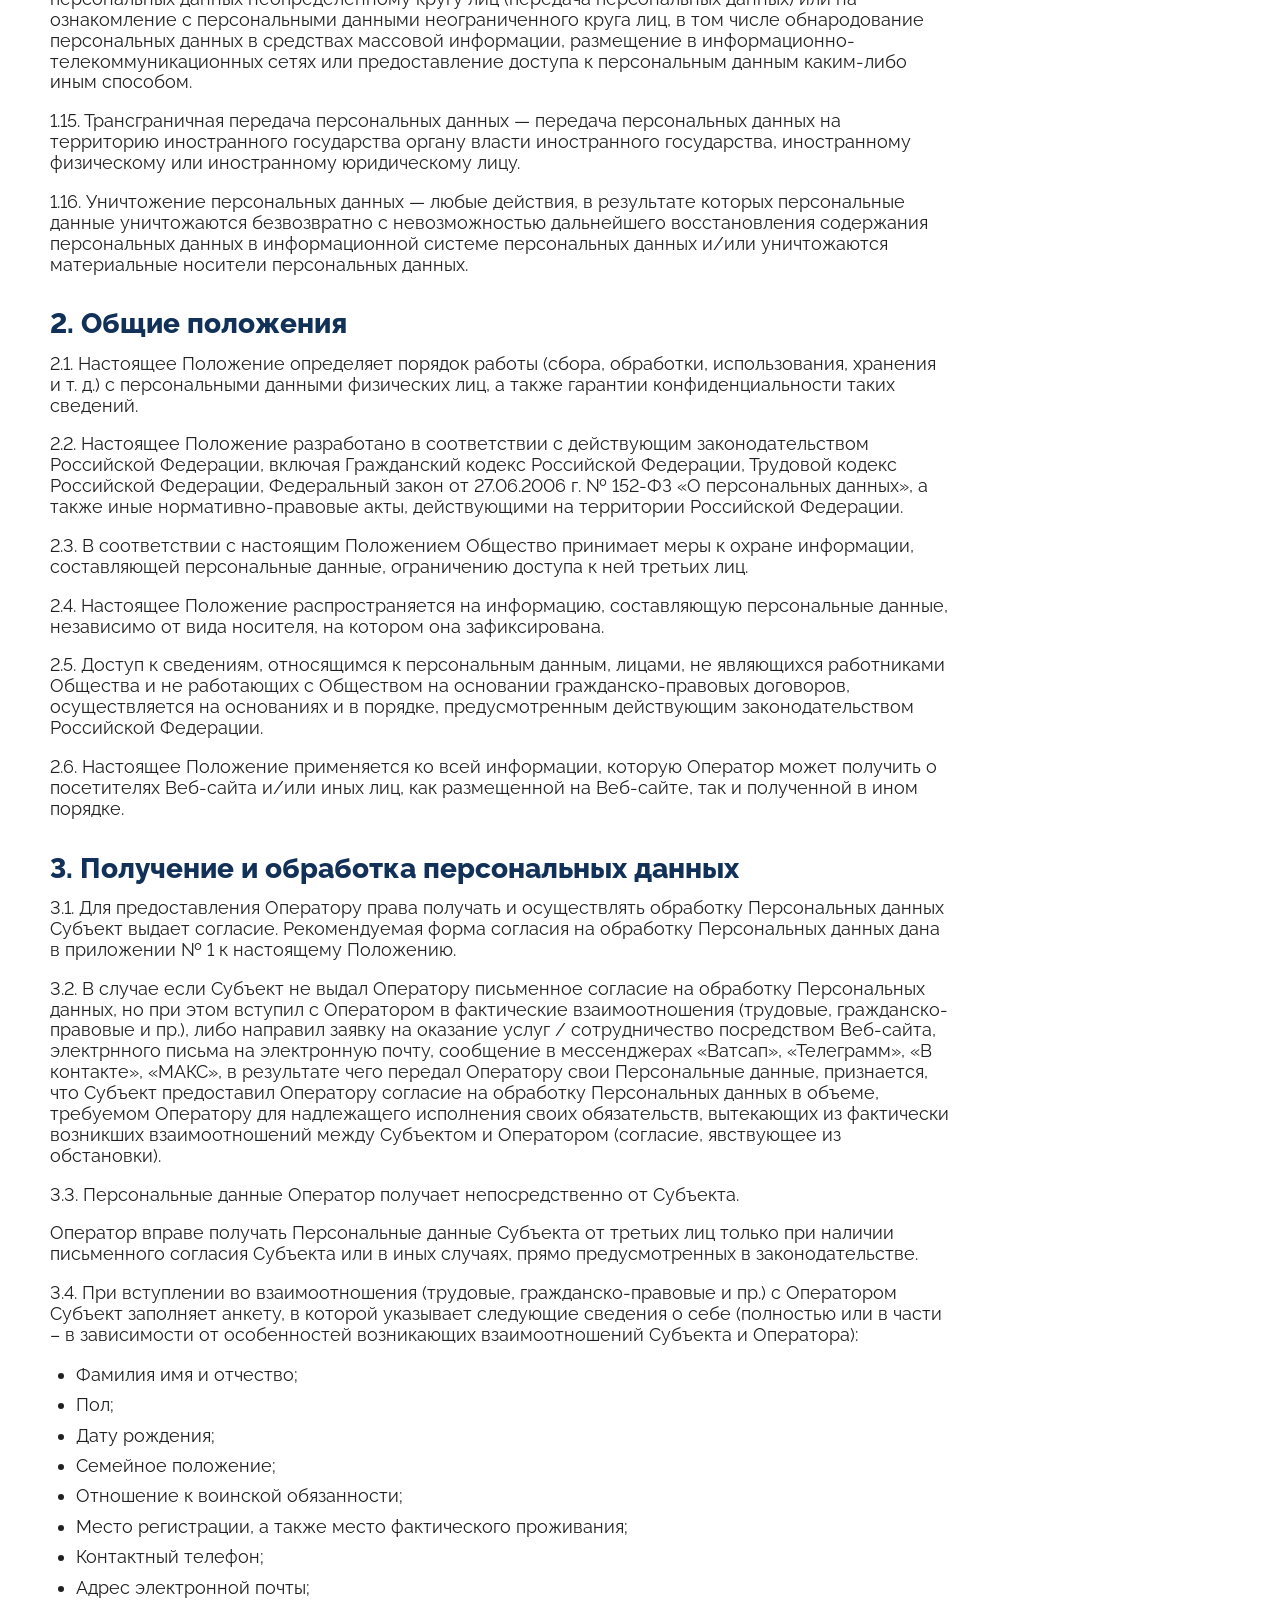
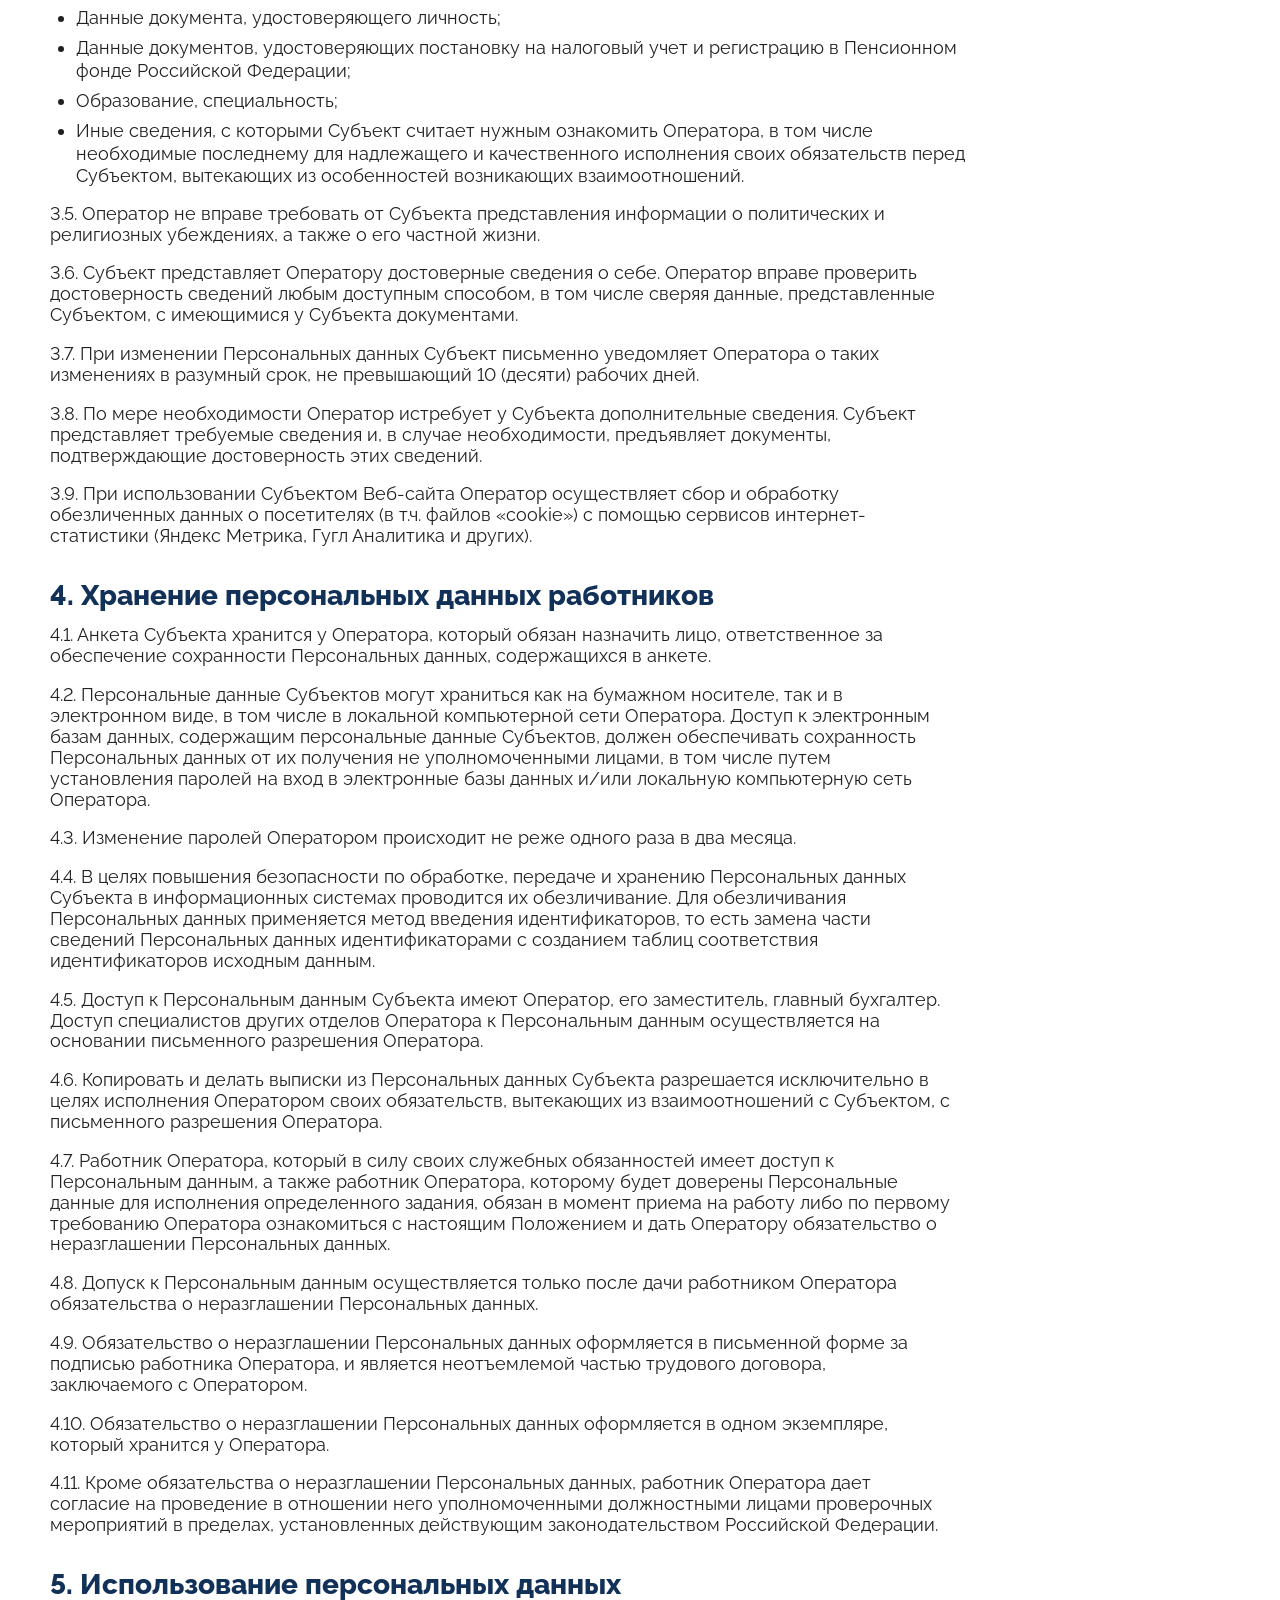
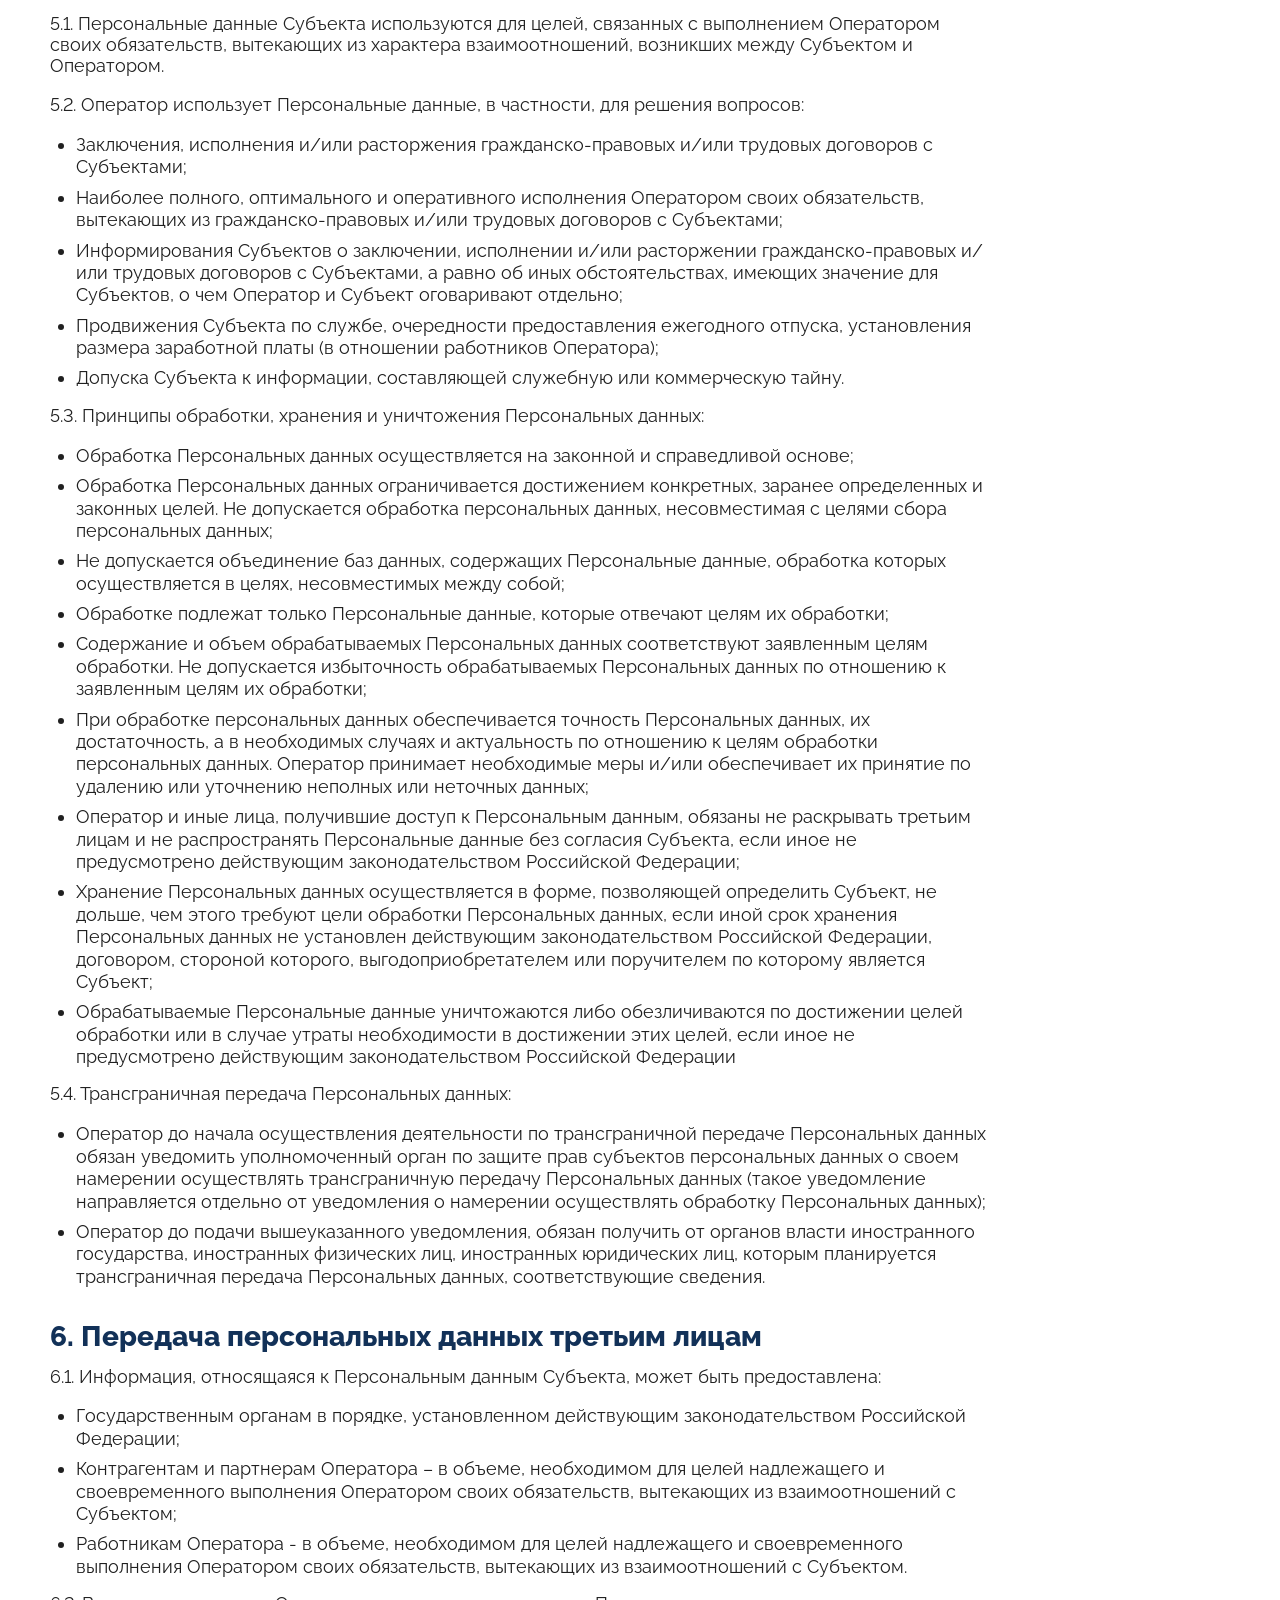
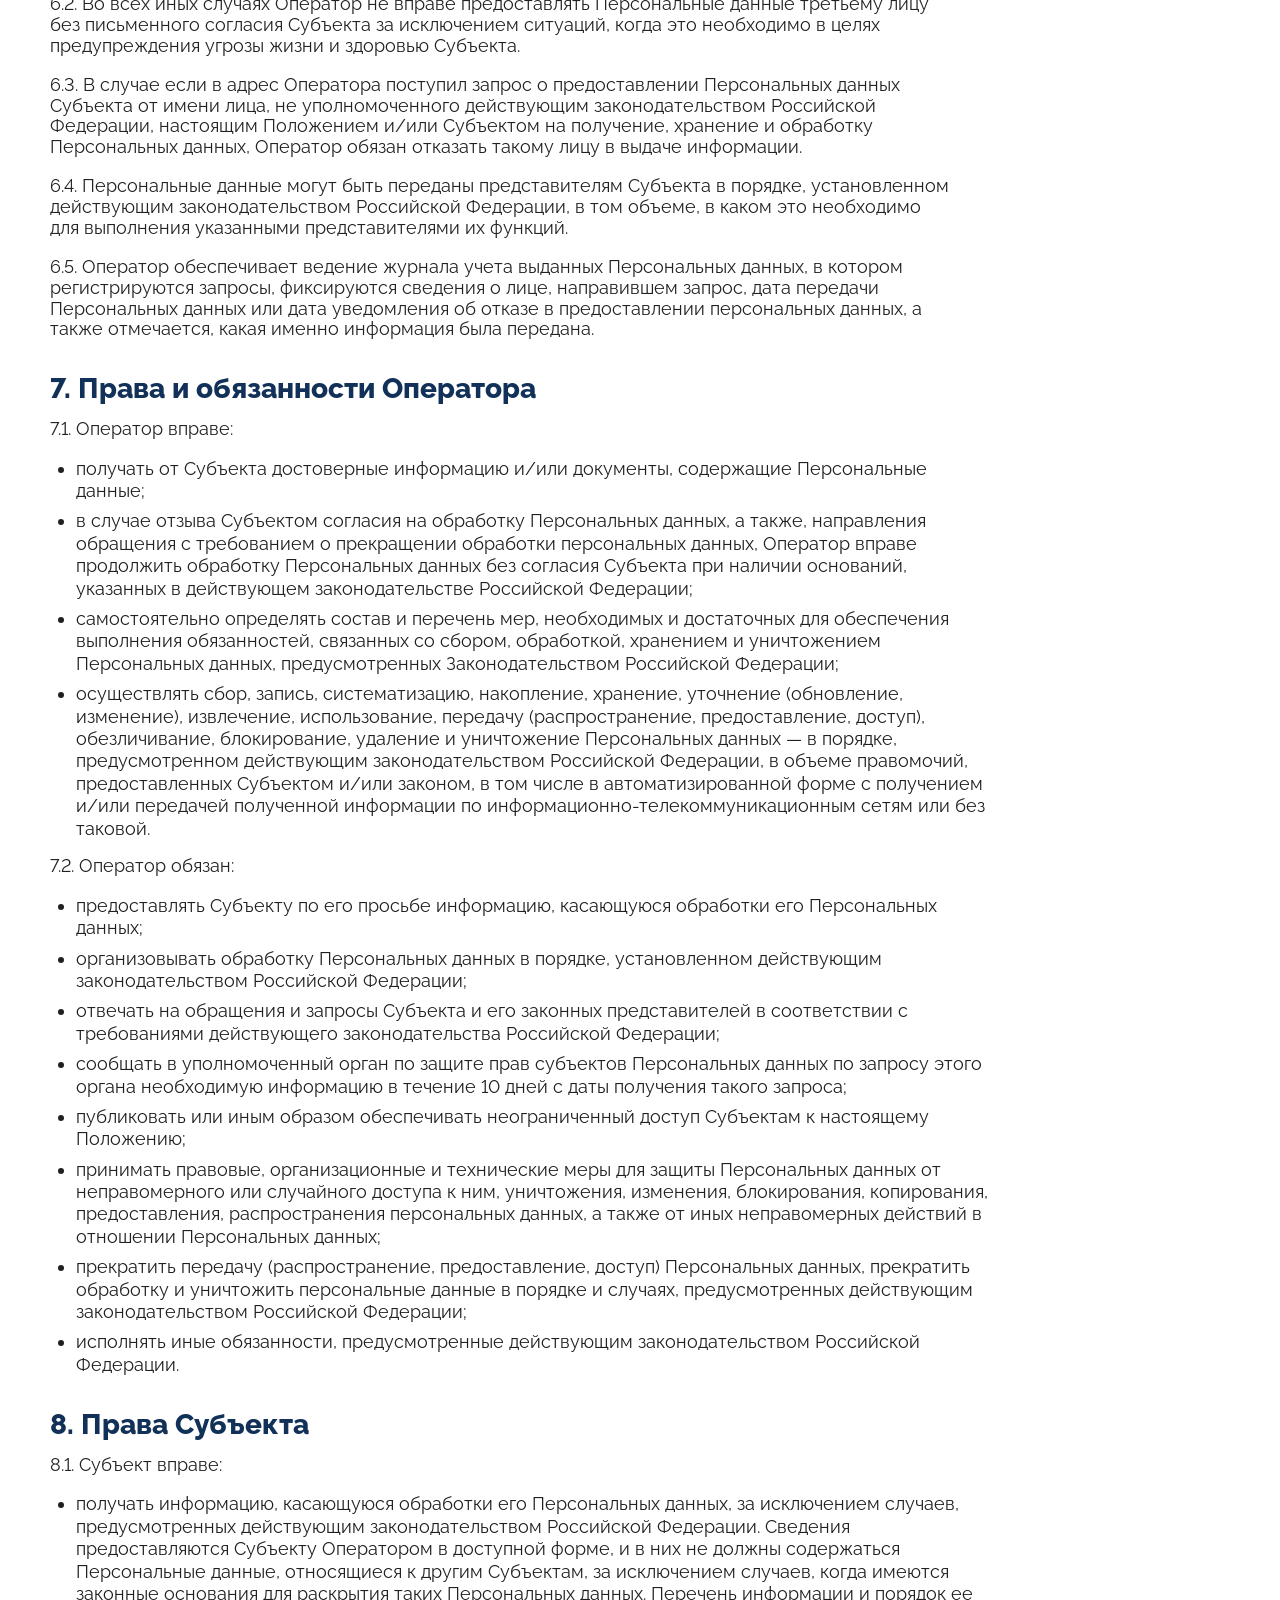
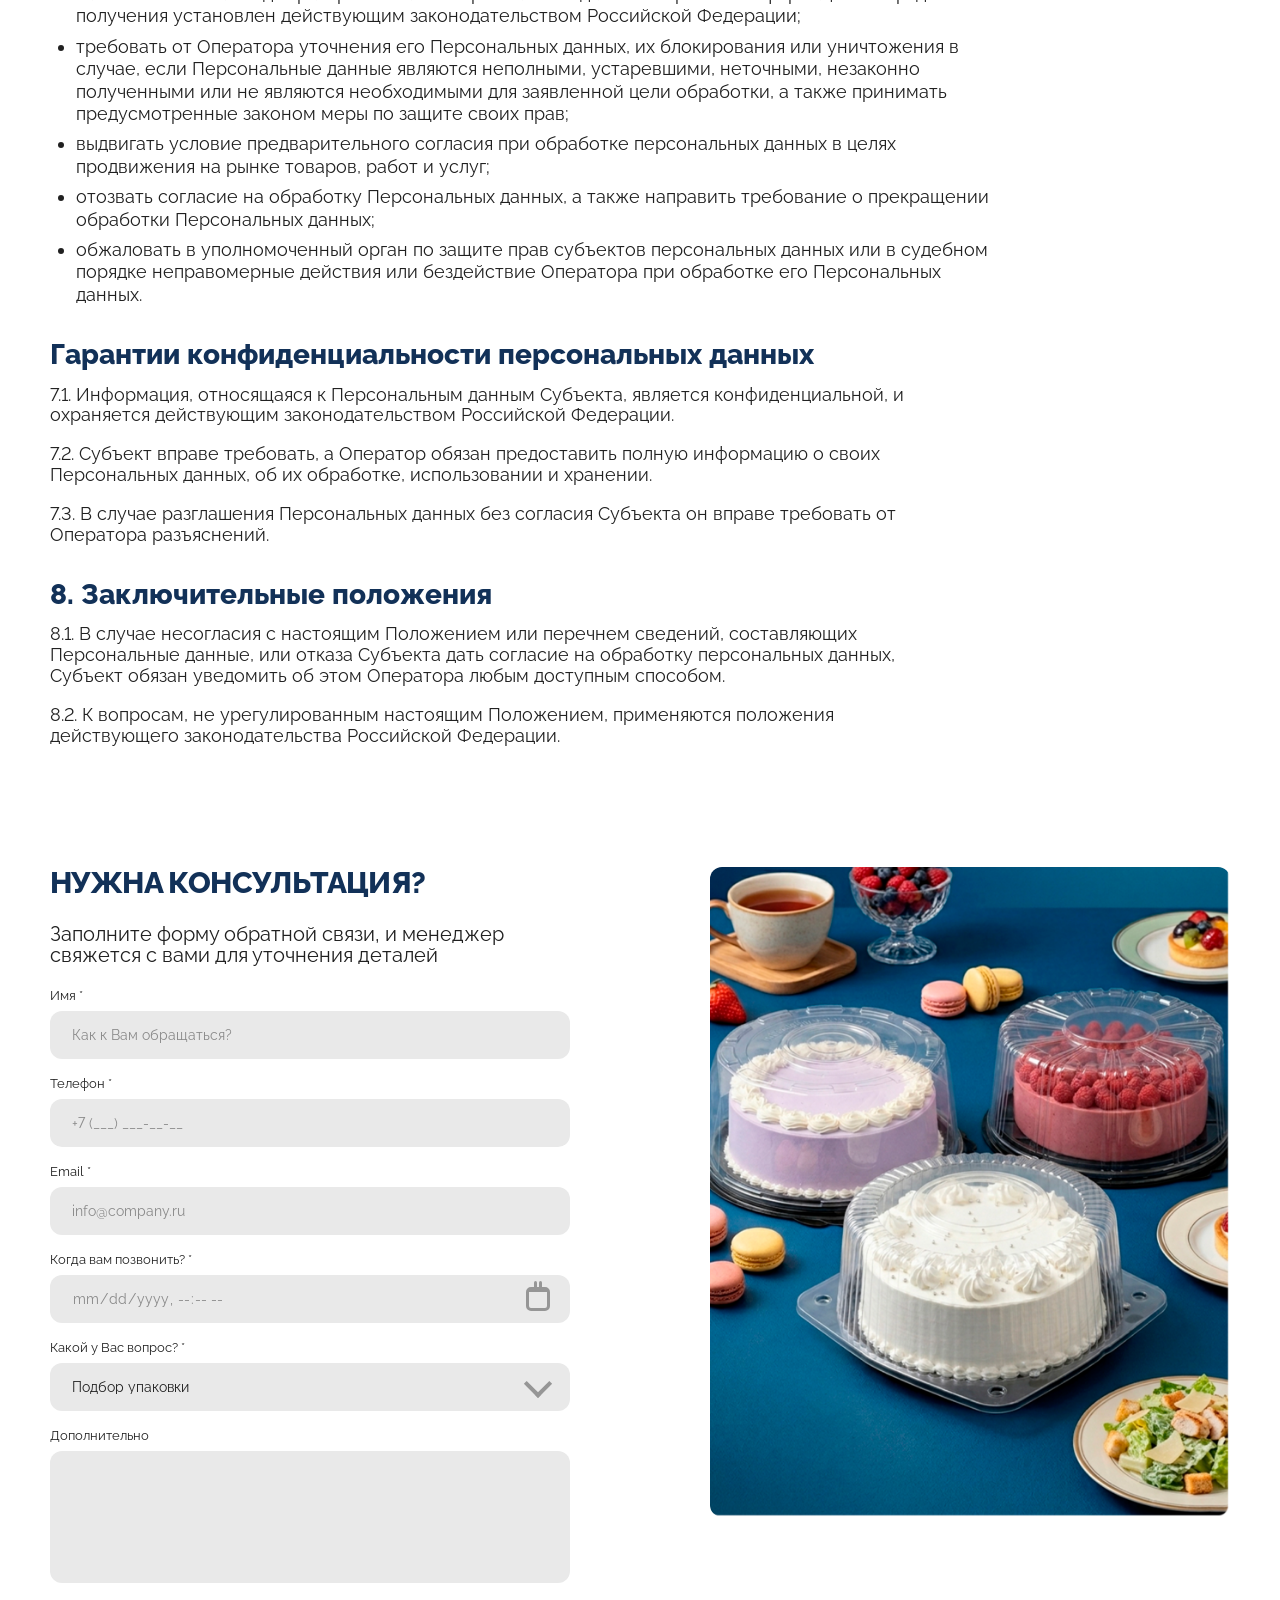
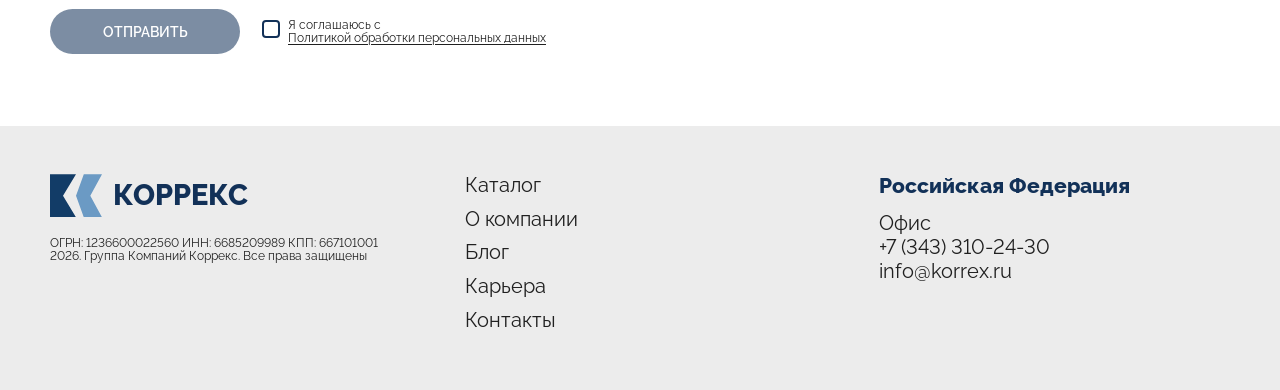
<file: privacy.html>
<!DOCTYPE html>
<html lang="ru">
<head>
  <meta charset="UTF-8">
  <meta name="viewport" content="width=device-width, initial-scale=1.0">
  <title>Политика обработки персональных данных | Коррекс</title>
  <link rel="stylesheet" href="assets/css/style.css?v=20260514-4">
</head>
<body class="page page_privacy">
  <header class="header">
    <div class="header__container">
      <a class="logo" href="index.html" aria-label="Коррекс">
        <span class="logo__mark" aria-hidden="true">&nbsp;</span>
        <span class="logo__text">КОРРЕКС</span>
      </a>

      <button class="burger header__burger" type="button" aria-label="Открыть меню" aria-expanded="false" aria-controls="main-menu">
        <span class="burger__line">&nbsp;</span>
        <span class="burger__close" aria-hidden="true">&nbsp;</span>
      </button>

      <nav class="nav" id="main-menu" aria-label="Главное меню">
        <ul class="nav__list">
          <li class="nav__item"><a class="nav__link" href="catalog.html">КАТАЛОГ</a></li>
          <li class="nav__item"><a class="nav__link" href="about.html">О КОМПАНИИ</a></li>
          <li class="nav__item"><a class="nav__link" href="blog.html">БЛОГ</a></li>
          <li class="nav__item"><a class="nav__link" href="career.html">КАРЬЕРА</a></li>
          <li class="nav__item"><a class="nav__link" href="index.html#consultation">КОНТАКТЫ</a></li>
        </ul>
      </nav>
    </div>
  </header>

  <main class="privacy-page">
    <section class="privacy">
      <div class="privacy__container">
        <nav class="breadcrumbs privacy__breadcrumbs" aria-label="Хлебные крошки">
          <a class="breadcrumbs__link" href="index.html">главная</a>
          <span class="breadcrumbs__separator">/</span>
          <span class="breadcrumbs__current">политика обработки персональных данных</span>
        </nav>

        <h1 class="privacy__title">Положение о работе с персональными данными</h1>
        <div class="privacy__content">
          <h2 class="privacy__subtitle">1. Понятия и определения</h2>
          <p class="privacy__text">1.1. Персональные данные - любая информация, относящаяся к прямо или косвенно определенному или определяемому физическому лицу (субъекту персональных данных), в том числе, но не ограничиваясь:</p>
          <ul class="privacy__list">
            <li>фамилия, имя, отчество;</li>
            <li>данные документов, удостоверяющих личность физического лица;</li>
            <li>контактная информация (телефон, адрес электронной почты, адрес места регистрации и пр.);</li>
            <li>иные сведения, которые в соответствие с положениями действующего законодательства Российской Федерации относятся и/или могут быть отнесены к персональным данным.</li>
          </ul>
          <p class="privacy__text">1.2. Оператор – Общество с ограниченной ответственностью Группа компаний «Коррекс» (далее также по тексту «Общество»), самостоятельно или совместно с другими лицами организующее и (или) осуществляющее обработку персональных данных, а также определяющее цели обработки персональных данных, состав персональных данных, подлежащих обработке, действия (операции), совершаемые с персональными данными.</p>
          <p class="privacy__text">1.3. Обработка персональных данных – любое действие (операция) или совокупность действий (операций), совершаемых с использованием средств автоматизации или без использования таких средств с персональными данными, включая сбор, запись, систематизацию, накопление, хранение, уточнение (обновление, изменение), извлечение, использование, передачу (распространение, предоставление, доступ), обезличивание, блокирование, удаление, уничтожение персональных данных.</p>
          <p class="privacy__text">1.4. Субъект – физическое лицо, в том числе (но не ограничиваясь) работник Оператора и/или его контрагент (в том числе потенциальный), а равно иное физическое лицо, вступающее в те или иные взаимоотношения с Оператором, требующие осуществление Обработки персональных данных.</p>
          <p class="privacy__text">1.5. Информационная защита – совокупность организационно-технических и режимных мероприятий, а также мероприятий скрытого контроля, направленных на предотвращение доступа к сведениям, составляющим персональные данные, лицам, не имеющим право доступа к ним на законном основании.</p>
          <p class="privacy__text">1.6. Носители сведений (информации), составляющих персональные данные – материальные объекты, в которых сведения находят свое отображение.</p>
          <p class="privacy__text">1.7. Автоматизированная обработка персональных данных — обработка персональных данных с помощью средств вычислительной техники.</p>
          <p class="privacy__text">1.8. Блокирование персональных данных — временное прекращение обработки персональных данных (за исключением случаев, если обработка необходима для уточнения персональных данных).</p>
          <p class="privacy__text">1.9. Веб-сайт — совокупность графических и информационных материалов, а также программ для ЭВМ и баз данных, обеспечивающих их доступность в сети интернет по сетевому адресу https://____________________.</p>
          <p class="privacy__text">1.10. Информационная система персональных данных — совокупность содержащихся в базах данных персональных данных и обеспечивающих их обработку информационных технологий и технических средств.</p>
          <p class="privacy__text">1.11. Обезличивание персональных данных — действия, в результате которых невозможно определить без использования дополнительной информации принадлежность персональных данных конкретному Пользователю или иному субъекту персональных данных.</p>
          <p class="privacy__text">1.12. Пользователь — любой посетитель Веб-сайта.</p>
          <p class="privacy__text">1.13. Предоставление персональных данных — действия, направленные на раскрытие персональных данных определенному лицу или определенному кругу лиц.</p>
          <p class="privacy__text">1.14. Распространение персональных данных — любые действия, направленные на раскрытие персональных данных неопределенному кругу лиц (передача персональных данных) или на ознакомление с персональными данными неограниченного круга лиц, в том числе обнародование персональных данных в средствах массовой информации, размещение в информационно-телекоммуникационных сетях или предоставление доступа к персональным данным каким-либо иным способом.</p>
          <p class="privacy__text">1.15. Трансграничная передача персональных данных — передача персональных данных на территорию иностранного государства органу власти иностранного государства, иностранному физическому или иностранному юридическому лицу.</p>
          <p class="privacy__text">1.16. Уничтожение персональных данных — любые действия, в результате которых персональные данные уничтожаются безвозвратно с невозможностью дальнейшего восстановления содержания персональных данных в информационной системе персональных данных и/или уничтожаются материальные носители персональных данных.</p>
          <h2 class="privacy__subtitle">2. Общие положения</h2>
          <p class="privacy__text">2.1. Настоящее Положение определяет порядок работы (сбора, обработки, использования, хранения и т. д.) с персональными данными физических лиц, а также гарантии конфиденциальности таких сведений.</p>
          <p class="privacy__text">2.2. Настоящее Положение разработано в соответствии с действующим законодательством Российской Федерации, включая Гражданский кодекс Российской Федерации, Трудовой кодекс Российской Федерации, Федеральный закон от 27.06.2006 г. № 152-ФЗ «О персональных данных», а также иные нормативно-правовые акты, действующими на территории Российской Федерации.</p>
          <p class="privacy__text">2.3. В соответствии с настоящим Положением Общество принимает меры к охране информации, составляющей персональные данные, ограничению доступа к ней третьих лиц.</p>
          <p class="privacy__text">2.4. Настоящее Положение распространяется на информацию, составляющую персональные данные, независимо от вида носителя, на котором она зафиксирована.</p>
          <p class="privacy__text">2.5. Доступ к сведениям, относящимся к персональным данным, лицами, не являющихся работниками Общества и не работающих с Обществом на основании гражданско-правовых договоров, осуществляется на основаниях и в порядке, предусмотренным действующим законодательством Российской Федерации.</p>
          <p class="privacy__text">2.6. Настоящее Положение применяется ко всей информации, которую Оператор может получить о посетителях Веб-сайта и/или иных лиц, как размещенной на Веб-сайте, так и полученной в ином порядке.</p>
          <h2 class="privacy__subtitle">3. Получение и обработка персональных данных</h2>
          <p class="privacy__text">3.1. Для предоставления Оператору права получать и осуществлять обработку Персональных данных Субъект выдает согласие. Рекомендуемая форма согласия на обработку Персональных данных дана в приложении № 1 к настоящему Положению.</p>
          <p class="privacy__text">3.2. В случае если Субъект не выдал Оператору письменное согласие на обработку Персональных данных, но при этом вступил с Оператором в фактические взаимоотношения (трудовые, гражданско-правовые и пр.), либо направил заявку на оказание услуг / сотрудничество посредством Веб-сайта, электрнного письма на электронную почту, сообщение в мессенджерах «Ватсап», «Телеграмм», «В контакте», «МАКС», в результате чего передал Оператору свои Персональные данные, признается, что Субъект предоставил Оператору согласие на обработку Персональных данных в объеме, требуемом Оператору для надлежащего исполнения своих обязательств, вытекающих из фактически возникших взаимоотношений между Субъектом и Оператором (согласие, явствующее из обстановки).</p>
          <p class="privacy__text">3.3. Персональные данные Оператор получает непосредственно от Субъекта.</p>
          <p class="privacy__text">Оператор вправе получать Персональные данные Субъекта от третьих лиц только при наличии письменного согласия Субъекта или в иных случаях, прямо предусмотренных в законодательстве.</p>
          <p class="privacy__text">3.4. При вступлении во взаимоотношения (трудовые, гражданско-правовые и пр.) с Оператором Субъект заполняет анкету, в которой указывает следующие сведения о себе (полностью или в части – в зависимости от особенностей возникающих взаимоотношений Субъекта и Оператора):</p>
          <ul class="privacy__list">
            <li>Фамилия имя и отчество;</li>
            <li>Пол;</li>
            <li>Дату рождения;</li>
            <li>Семейное положение;</li>
            <li>Отношение к воинской обязанности;</li>
            <li>Место регистрации, а также место фактического проживания;</li>
            <li>Контактный телефон;</li>
            <li>Адрес электронной почты;</li>
            <li>Данные документа, удостоверяющего личность;</li>
            <li>Данные документов, удостоверяющих постановку на налоговый учет и регистрацию в Пенсионном фонде Российской Федерации;</li>
            <li>Образование, специальность;</li>
            <li>Иные сведения, с которыми Субъект считает нужным ознакомить Оператора, в том числе необходимые последнему для надлежащего и качественного исполнения своих обязательств перед Субъектом, вытекающих из особенностей возникающих взаимоотношений.</li>
          </ul>
          <p class="privacy__text">3.5. Оператор не вправе требовать от Субъекта представления информации о политических и религиозных убеждениях, а также о его частной жизни.</p>
          <p class="privacy__text">3.6. Субъект представляет Оператору достоверные сведения о себе. Оператор вправе проверить достоверность сведений любым доступным способом, в том числе сверяя данные, представленные Субъектом, с имеющимися у Субъекта документами.</p>
          <p class="privacy__text">3.7. При изменении Персональных данных Субъект письменно уведомляет Оператора о таких изменениях в разумный срок, не превышающий 10 (десяти) рабочих дней.</p>
          <p class="privacy__text">3.8. По мере необходимости Оператор истребует у Субъекта дополнительные сведения. Субъект представляет требуемые сведения и, в случае необходимости, предъявляет документы, подтверждающие достоверность этих сведений.</p>
          <p class="privacy__text">3.9. При использовании Субъектом Веб-сайта Оператор осуществляет сбор и обработку обезличенных данных о посетителях (в т.ч. файлов «cookie») с помощью сервисов интернет-статистики (Яндекс Метрика, Гугл Аналитика и других).</p>
          <h2 class="privacy__subtitle">4. Хранение персональных данных работников</h2>
          <p class="privacy__text">4.1. Анкета Субъекта хранится у Оператора, который обязан назначить лицо, ответственное за обеспечение сохранности Персональных данных, содержащихся в анкете.</p>
          <p class="privacy__text">4.2. Персональные данные Субъектов могут храниться как на бумажном носителе, так и в электронном виде, в том числе в локальной компьютерной сети Оператора. Доступ к электронным базам данных, содержащим персональные данные Субъектов, должен обеспечивать сохранность Персональных данных от их получения не уполномоченными лицами, в том числе путем установления паролей на вход в электронные базы данных и/или локальную компьютерную сеть Оператора.</p>
          <p class="privacy__text">4.3. Изменение паролей Оператором происходит не реже одного раза в два месяца.</p>
          <p class="privacy__text">4.4. В целях повышения безопасности по обработке, передаче и хранению Персональных данных Субъекта в информационных системах проводится их обезличивание. Для обезличивания Персональных данных применяется метод введения идентификаторов, то есть замена части сведений Персональных данных идентификаторами с созданием таблиц соответствия идентификаторов исходным данным.</p>
          <p class="privacy__text">4.5. Доступ к Персональным данным Субъекта имеют Оператор, его заместитель, главный бухгалтер. Доступ специалистов других отделов Оператора к Персональным данным осуществляется на основании письменного разрешения Оператора.</p>
          <p class="privacy__text">4.6. Копировать и делать выписки из Персональных данных Субъекта разрешается исключительно в целях исполнения Оператором своих обязательств, вытекающих из взаимоотношений с Субъектом, с письменного разрешения Оператора.</p>
          <p class="privacy__text">4.7. Работник Оператора, который в силу своих служебных обязанностей имеет доступ к Персональным данным, а также работник Оператора, которому будет доверены Персональные данные для исполнения определенного задания, обязан в момент приема на работу либо по первому требованию Оператора ознакомиться с настоящим Положением и дать Оператору обязательство о неразглашении Персональных данных.</p>
          <p class="privacy__text">4.8. Допуск к Персональным данным осуществляется только после дачи работником Оператора обязательства о неразглашении Персональных данных.</p>
          <p class="privacy__text">4.9. Обязательство о неразглашении Персональных данных оформляется в письменной форме за подписью работника Оператора, и является неотъемлемой частью трудового договора, заключаемого с Оператором.</p>
          <p class="privacy__text">4.10. Обязательство о неразглашении Персональных данных оформляется в одном экземпляре, который хранится у Оператора.</p>
          <p class="privacy__text">4.11. Кроме обязательства о неразглашении Персональных данных, работник Оператора дает согласие на проведение в отношении него уполномоченными должностными лицами проверочных мероприятий в пределах, установленных действующим законодательством Российской Федерации.</p>
          <h2 class="privacy__subtitle">5. Использование персональных данных</h2>
          <p class="privacy__text">5.1. Персональные данные Субъекта используются для целей, связанных с выполнением Оператором своих обязательств, вытекающих из характера взаимоотношений, возникших между Субъектом и Оператором.</p>
          <p class="privacy__text">5.2. Оператор использует Персональные данные, в частности, для решения вопросов:</p>
          <ul class="privacy__list">
            <li>Заключения, исполнения и/или расторжения гражданско-правовых и/или трудовых договоров с Субъектами;</li>
            <li>Наиболее полного, оптимального и оперативного исполнения Оператором своих обязательств, вытекающих из гражданско-правовых и/или трудовых договоров с Субъектами;</li>
            <li>Информирования Субъектов о заключении, исполнении и/или расторжении гражданско-правовых и/или трудовых договоров с Субъектами, а равно об иных обстоятельствах, имеющих значение для Субъектов, о чем Оператор и Субъект оговаривают отдельно;</li>
            <li>Продвижения Субъекта по службе, очередности предоставления ежегодного отпуска, установления размера заработной платы (в отношении работников Оператора);</li>
            <li>Допуска Субъекта к информации, составляющей служебную или коммерческую тайну.</li>
          </ul>
          <p class="privacy__text">5.3. Принципы обработки, хранения и уничтожения Персональных данных:</p>
          <ul class="privacy__list">
            <li>Обработка Персональных данных осуществляется на законной и справедливой основе;</li>
            <li>Обработка Персональных данных ограничивается достижением конкретных, заранее определенных и законных целей. Не допускается обработка персональных данных, несовместимая с целями сбора персональных данных;</li>
            <li>Не допускается объединение баз данных, содержащих Персональные данные, обработка которых осуществляется в целях, несовместимых между собой;</li>
            <li>Обработке подлежат только Персональные данные, которые отвечают целям их обработки;</li>
            <li>Содержание и объем обрабатываемых Персональных данных соответствуют заявленным целям обработки. Не допускается избыточность обрабатываемых Персональных данных по отношению к заявленным целям их обработки;</li>
            <li>При обработке персональных данных обеспечивается точность Персональных данных, их достаточность, а в необходимых случаях и актуальность по отношению к целям обработки персональных данных. Оператор принимает необходимые меры и/или обеспечивает их принятие по удалению или уточнению неполных или неточных данных;</li>
            <li>Оператор и иные лица, получившие доступ к Персональным данным, обязаны не раскрывать третьим лицам и не распространять Персональные данные без согласия Субъекта, если иное не предусмотрено действующим законодательством Российской Федерации;</li>
            <li>Хранение Персональных данных осуществляется в форме, позволяющей определить Субъект, не дольше, чем этого требуют цели обработки Персональных данных, если иной срок хранения Персональных данных не установлен действующим законодательством Российской Федерации, договором, стороной которого, выгодоприобретателем или поручителем по которому является Субъект;</li>
            <li>Обрабатываемые Персональные данные уничтожаются либо обезличиваются по достижении целей обработки или в случае утраты необходимости в достижении этих целей, если иное не предусмотрено действующим законодательством Российской Федерации</li>
          </ul>
          <p class="privacy__text">5.4. Трансграничная передача Персональных данных:</p>
          <ul class="privacy__list">
            <li>Оператор до начала осуществления деятельности по трансграничной передаче Персональных данных обязан уведомить уполномоченный орган по защите прав субъектов персональных данных о своем намерении осуществлять трансграничную передачу Персональных данных (такое уведомление направляется отдельно от уведомления о намерении осуществлять обработку Персональных данных);</li>
            <li>Оператор до подачи вышеуказанного уведомления, обязан получить от органов власти иностранного государства, иностранных физических лиц, иностранных юридических лиц, которым планируется трансграничная передача Персональных данных, соответствующие сведения.</li>
          </ul>
          <h2 class="privacy__subtitle">6. Передача персональных данных третьим лицам</h2>
          <p class="privacy__text">6.1. Информация, относящаяся к Персональным данным Субъекта, может быть предоставлена:</p>
          <ul class="privacy__list">
            <li>Государственным органам в порядке, установленном действующим законодательством Российской Федерации;</li>
            <li>Контрагентам и партнерам Оператора – в объеме, необходимом для целей надлежащего и своевременного выполнения Оператором своих обязательств, вытекающих из взаимоотношений с Субъектом;</li>
            <li>Работникам Оператора - в объеме, необходимом для целей надлежащего и своевременного выполнения Оператором своих обязательств, вытекающих из взаимоотношений с Субъектом.</li>
          </ul>
          <p class="privacy__text">6.2. Во всех иных случаях Оператор не вправе предоставлять Персональные данные третьему лицу без письменного согласия Субъекта за исключением ситуаций, когда это необходимо в целях предупреждения угрозы жизни и здоровью Субъекта.</p>
          <p class="privacy__text">6.3. В случае если в адрес Оператора поступил запрос о предоставлении Персональных данных Субъекта от имени лица, не уполномоченного действующим законодательством Российской Федерации, настоящим Положением и/или Субъектом на получение, хранение и обработку Персональных данных, Оператор обязан отказать такому лицу в выдаче информации.</p>
          <p class="privacy__text">6.4. Персональные данные могут быть переданы представителям Субъекта в порядке, установленном действующим законодательством Российской Федерации, в том объеме, в каком это необходимо для выполнения указанными представителями их функций.</p>
          <p class="privacy__text">6.5. Оператор обеспечивает ведение журнала учета выданных Персональных данных, в котором регистрируются запросы, фиксируются сведения о лице, направившем запрос, дата передачи Персональных данных или дата уведомления об отказе в предоставлении персональных данных, а также отмечается, какая именно информация была передана.</p>
          <h2 class="privacy__subtitle">7. Права и обязанности Оператора</h2>
          <p class="privacy__text">7.1. Оператор вправе:</p>
          <ul class="privacy__list">
            <li>получать от Субъекта достоверные информацию и/или документы, содержащие Персональные данные;</li>
            <li>в случае отзыва Субъектом согласия на обработку Персональных данных, а также, направления обращения с требованием о прекращении обработки персональных данных, Оператор вправе продолжить обработку Персональных данных без согласия Субъекта при наличии оснований, указанных в действующем законодательстве Российской Федерации;</li>
            <li>самостоятельно определять состав и перечень мер, необходимых и достаточных для обеспечения выполнения обязанностей, связанных со сбором, обработкой, хранением и уничтожением Персональных данных, предусмотренных Законодательством Российской Федерации;</li>
            <li>осуществлять сбор, запись, систематизацию, накопление, хранение, уточнение (обновление, изменение), извлечение, использование, передачу (распространение, предоставление, доступ), обезличивание, блокирование, удаление и уничтожение Персональных данных — в порядке, предусмотренном действующим законодательством Российской Федерации, в объеме правомочий, предоставленных Субъектом и/или законом, в том числе в автоматизированной форме с получением и/или передачей полученной информации по информационно-телекоммуникационным сетям или без таковой.</li>
          </ul>
          <p class="privacy__text">7.2. Оператор обязан:</p>
          <ul class="privacy__list">
            <li>предоставлять Субъекту по его просьбе информацию, касающуюся обработки его Персональных данных;</li>
            <li>организовывать обработку Персональных данных в порядке, установленном действующим законодательством Российской Федерации;</li>
            <li>отвечать на обращения и запросы Субъекта и его законных представителей в соответствии с требованиями действующего законодательства Российской Федерации;</li>
            <li>сообщать в уполномоченный орган по защите прав субъектов Персональных данных по запросу этого органа необходимую информацию в течение 10 дней с даты получения такого запроса;</li>
            <li>публиковать или иным образом обеспечивать неограниченный доступ Субъектам к настоящему Положению;</li>
            <li>принимать правовые, организационные и технические меры для защиты Персональных данных от неправомерного или случайного доступа к ним, уничтожения, изменения, блокирования, копирования, предоставления, распространения персональных данных, а также от иных неправомерных действий в отношении Персональных данных;</li>
            <li>прекратить передачу (распространение, предоставление, доступ) Персональных данных, прекратить обработку и уничтожить персональные данные в порядке и случаях, предусмотренных действующим законодательством Российской Федерации;</li>
            <li>исполнять иные обязанности, предусмотренные действующим законодательством Российской Федерации.</li>
          </ul>
          <h2 class="privacy__subtitle">8. Права Субъекта</h2>
          <p class="privacy__text">8.1. Субъект вправе:</p>
          <ul class="privacy__list">
            <li>получать информацию, касающуюся обработки его Персональных данных, за исключением случаев, предусмотренных действующим законодательством Российской Федерации. Сведения предоставляются Субъекту Оператором в доступной форме, и в них не должны содержаться Персональные данные, относящиеся к другим Субъектам, за исключением случаев, когда имеются законные основания для раскрытия таких Персональных данных. Перечень информации и порядок ее получения установлен действующим законодательством Российской Федерации;</li>
            <li>требовать от Оператора уточнения его Персональных данных, их блокирования или уничтожения в случае, если Персональные данные являются неполными, устаревшими, неточными, незаконно полученными или не являются необходимыми для заявленной цели обработки, а также принимать предусмотренные законом меры по защите своих прав;</li>
            <li>выдвигать условие предварительного согласия при обработке персональных данных в целях продвижения на рынке товаров, работ и услуг;</li>
            <li>отозвать согласие на обработку Персональных данных, а также направить требование о прекращении обработки Персональных данных;</li>
            <li>обжаловать в уполномоченный орган по защите прав субъектов персональных данных или в судебном порядке неправомерные действия или бездействие Оператора при обработке его Персональных данных.</li>
          </ul>
          <h2 class="privacy__subtitle">Гарантии конфиденциальности персональных данных</h2>
          <p class="privacy__text">7.1. Информация, относящаяся к Персональным данным Субъекта, является конфиденциальной, и охраняется действующим законодательством Российской Федерации.</p>
          <p class="privacy__text">7.2. Субъект вправе требовать, а Оператор обязан предоставить полную информацию о своих Персональных данных, об их обработке, использовании и хранении.</p>
          <p class="privacy__text">7.3. В случае разглашения Персональных данных без согласия Субъекта он вправе требовать от Оператора разъяснений.</p>
          <h2 class="privacy__subtitle">8. Заключительные положения</h2>
          <p class="privacy__text">8.1. В случае несогласия с настоящим Положением или перечнем сведений, составляющих Персональные данные, или отказа Субъекта дать согласие на обработку персональных данных, Субъект обязан уведомить об этом Оператора любым доступным способом.</p>
          <p class="privacy__text">8.2. К вопросам, не урегулированным настоящим Положением, применяются положения действующего законодательства Российской Федерации.</p>
        </div>
      </div>
    </section>

    <section class="consultation consultation_privacy" id="consultation">
      <div class="consultation__container">
        <div class="consultation__content">
          <h2 class="consultation__title">Нужна консультация?</h2>
          <p class="consultation__text">Заполните форму обратной связи, и менеджер<br>свяжется с вами для уточнения деталей</p>

          <form class="consultation__form" action="#" method="post">
            <label class="consultation__field">
              <span class="consultation__label">Имя *</span>
              <input class="consultation__input" type="text" name="name" placeholder="Как к Вам обращаться?">
            </label>

            <label class="consultation__field">
              <span class="consultation__label">Телефон *</span>
              <input class="consultation__input" type="tel" name="phone" placeholder="+7">
            </label>

            <label class="consultation__field">
              <span class="consultation__label">Email *</span>
              <input class="consultation__input" type="email" name="email" placeholder="info@company.ru">
            </label>

            <label class="consultation__field">
              <span class="consultation__label">Когда вам позвонить? *</span>
              <span class="consultation__control consultation__control_icon-calendar">
                <input class="consultation__input consultation__input_with-icon" type="text" name="call-time" placeholder="Выберите удобное время для звонка">
                <span class="consultation__calendar" aria-hidden="true">&nbsp;</span>
              </span>
            </label>

            <label class="consultation__field">
              <span class="consultation__label">Какой у Вас вопрос? *</span>
              <span class="consultation__control consultation__control_icon-select">
                <select class="consultation__select" name="topic">
                  <option>Подбор упаковки</option>
                </select>
                <span class="consultation__select-arrow" aria-hidden="true">&nbsp;</span>
              </span>
            </label>

            <label class="consultation__field">
              <span class="consultation__label">Дополнительно</span>
              <textarea class="consultation__textarea" name="message"></textarea>
            </label>

            <div class="consultation__submit-row">
              <button class="consultation__button" type="submit">Отправить</button>
              <label class="consultation__agreement">
                <input class="consultation__agreement-checkbox" type="checkbox" name="personal-data-consent" required>
                <span class="consultation__agreement-box" aria-hidden="true">&nbsp;</span>
                <span class="consultation__agreement-text">Я соглашаюсь с<br><a class="consultation__agreement-link" href="privacy.html" target="_blank" rel="noopener">Политикой обработки персональных данных</a></span>
              </label>
            </div>
          </form>
        </div>

        <img class="consultation__image" src="assets/img/consultation.png" alt="Торты и десерты в прозрачной упаковке">
      </div>
    </section>
  </main>

  <footer class="footer">
    <div class="footer__container">
      <div class="footer__brand">
        <a class="footer__logo" href="index.html" aria-label="Коррекс">
          <span class="footer__logo-mark" aria-hidden="true">&nbsp;</span>
          <span class="footer__logo-text">КОРРЕКС</span>
        </a>
        <p class="footer__copyright">ОГРН: 1236600022560 ИНН: 6685209989 КПП: 667101001<br>2026. Группа Компаний Коррекс. Все права защищены</p>
      </div>

      <nav class="footer__menu" aria-label="Меню в футере">
        <ul class="footer__menu-list">
          <li class="footer__menu-item"><a class="footer__menu-link" href="catalog.html">Каталог</a></li>
          <li class="footer__menu-item"><a class="footer__menu-link" href="about.html">О компании</a></li>
          <li class="footer__menu-item"><a class="footer__menu-link" href="blog.html">Блог</a></li>
          <li class="footer__menu-item"><a class="footer__menu-link" href="career.html">Карьера</a></li>
          <li class="footer__menu-item"><a class="footer__menu-link" href="index.html#consultation">Контакты</a></li>
        </ul>
      </nav>

      <div class="footer__contacts">
        <h2 class="footer__contacts-title">Российская Федерация</h2>
        <p class="footer__contacts-text">Офис<br>+7 (343) 310-24-30<br>info@korrex.ru</p>
      </div>

    </div>
  </footer>

  <script src="assets/js/main.js?v=20260514-1"></script>
</body>
</html>
</file>
<file: assets/css/style.css>
@import url("https://fonts.googleapis.com/css2?family=Raleway:wght@400;500;600;700;800&display=swap");

*,
*::before,
*::after {
  box-sizing: border-box;
}

html {
  min-width: 320px;
  overflow-x: hidden;
}

body {
  margin: 0;
  overflow-x: hidden;
  font-family: "Raleway", "Helvetica Neue", Arial, sans-serif;
}

button,
input,
select,
textarea {
  font-family: inherit;
}

a {
  color: inherit;
  text-decoration: none;
}

ul {
  margin: 0;
  padding: 0;
  list-style: none;
}

.page {
  min-height: 100vh;
  overflow-x: hidden;
  color: #202020;
  background: #ffffff;
  font-family: "Raleway", "Helvetica Neue", Arial, sans-serif;
}

.header {
  padding: 60px 0 0;
}

.header__container {
  position: relative;
  width: min(1848px, calc(100% - 224px));
  margin: 0 auto;
  display: flex;
  align-items: center;
  justify-content: space-between;
  gap: 48px;
}

.logo {
  display: inline-flex;
  align-items: center;
  gap: 12px;
  flex-shrink: 0;
}

.logo__mark {
  position: relative;
  display: block;
  width: 62px;
  height: 52px;
  overflow: hidden;
  font-size: 0;
}

.logo__mark::before,
.logo__mark::after {
  content: "";
  position: absolute;
  top: 0;
  bottom: 0;
}

.logo__mark::before {
  left: 0;
  width: 31px;
  background: #123c67;
  clip-path: polygon(0 0, 100% 0, 50% 50%, 100% 100%, 0 100%);
}

.logo__mark::after {
  right: 0;
  width: 31px;
  background: #6b9ac4;
  clip-path: polygon(30% 0, 100% 0, 55% 50%, 100% 100%, 30% 100%, 0 50%);
}

.logo__text {
  color: #113b66;
  font-size: 34px;
  font-weight: 800;
  line-height: 1;
  letter-spacing: 0;
}

.burger {
  display: none;
  position: relative;
  width: 54px;
  height: 54px;
  border: 0;
  border-radius: 14px;
  background: #123158;
  cursor: pointer;
}

.burger__line,
.burger__line::before,
.burger__line::after {
  position: absolute;
  left: 13px;
  width: 28px;
  height: 3px;
  border-radius: 999px;
  background: #ffffff;
  transition:
    transform 0.25s ease,
    opacity 0.25s ease;
}

.burger__line {
  top: 26px;
  display: block;
  font-size: 0;
}

.burger__close {
  position: absolute;
  inset: 11px;
  display: block;
  background: url("../img/icon-close.svg") center / contain no-repeat;
  opacity: 0;
  font-size: 0;
  transform: scale(0.72) rotate(-40deg);
  transition:
    opacity 0.25s ease,
    transform 0.25s ease;
}

.burger__line::before,
.burger__line::after {
  content: "";
  left: 0;
}

.burger__line::before {
  top: -9px;
}

.burger__line::after {
  top: 9px;
}

.burger_active .burger__line {
  opacity: 0;
  transform: scale(0.78);
}

.burger_active .burger__line::before {
  opacity: 0;
}

.burger_active .burger__line::after {
  opacity: 0;
}

.burger_active .burger__close {
  opacity: 1;
  transform: scale(1) rotate(0);
}

.nav__list {
  display: flex;
  align-items: center;
  gap: 70px;
}

.nav {
  min-width: 0;
  max-width: 100%;
}

.nav__link {
  display: block;
  color: #202020;
  font-size: 31px;
  font-weight: 500;
  line-height: 1.1;
  white-space: nowrap;
}

.nav__link_active {
  color: #6b93b8;
}

.main {
  padding: 58px 0 0;
}

.hero {
  position: relative;
  width: min(1848px, calc(100% - 224px));
  min-height: 645px;
  margin: 0 auto;
  overflow: hidden;
  border-radius: 16px;
  background:
    radial-gradient(circle at 65% 105%, rgba(3, 82, 150, 0.98) 0 14%, rgba(3, 82, 150, 0) 28%),
    radial-gradient(circle at 4% 8%, rgba(3, 84, 124, 0.92), rgba(0, 88, 134, 0) 38%),
    linear-gradient(106deg, #004b7b 0%, #00698c 45%, #4ca8c4 100%);
}

.hero::before {
  content: "";
  position: absolute;
  inset: 0;
  background-image:
    linear-gradient(rgba(255, 255, 255, 0.025) 1px, transparent 1px),
    linear-gradient(90deg, rgba(255, 255, 255, 0.018) 1px, transparent 1px);
  background-size: 3px 3px;
  opacity: 0.34;
}

.hero__content {
  position: relative;
  z-index: 3;
  width: 750px;
  padding: 112px 0 0 74px;
}

.hero__title {
  margin: 0;
  color: #ffffff;
  font-size: 56px;
  font-weight: 400;
  line-height: 1.06;
  letter-spacing: 0;
}

.hero__text {
  margin: 27px 0 0;
  color: #ffffff;
  font-size: 30px;
  font-weight: 700;
  line-height: 0.96;
  letter-spacing: 0;
}

.hero__button {
  display: inline-flex;
  align-items: center;
  justify-content: center;
  min-width: 313px;
  min-height: 44px;
  margin-top: 48px;
  padding: 7px 35px 9px;
  border-radius: 999px;
  color: #070f8b;
  background: #ffffff;
  font-size: 25px;
  font-weight: 700;
  line-height: 1;
  white-space: nowrap;
}

.hero__decor {
  position: absolute;
  z-index: 1;
  pointer-events: none;
}

.hero__decor_dark {
  right: -85px;
  bottom: -85px;
  width: 620px;
  height: 230px;
  border-radius: 50%;
  background: #0051a4;
  transform: rotate(-24deg);
}

.hero__decor_light {
  right: 26px;
  top: -52px;
  width: 350px;
  height: 690px;
  background: rgba(13, 114, 165, 0.78);
  clip-path: polygon(47% 0, 100% 0, 61% 100%, 4% 100%);
}

.hero__visual {
  position: absolute;
  z-index: 2;
  inset: 0;
  pointer-events: none;
}

.product {
  position: absolute;
}

.product_small {
  right: 540px;
  bottom: 77px;
  width: 380px;
  height: 355px;
}

.product_big {
  right: -11px;
  bottom: 43px;
  width: 620px;
  height: 556px;
}

.product__tray,
.product__lid,
.product__cake {
  position: absolute;
}

.product__tray {
  background: #4f5359;
  box-shadow: 0 14px 24px rgba(1, 18, 31, 0.24);
}

.product__tray::before,
.product__tray::after {
  content: "";
  position: absolute;
  background: rgba(255, 255, 255, 0.12);
}

.product__tray_small {
  left: 78px;
  bottom: 0;
  width: 276px;
  height: 86px;
  border-radius: 10px 12px 20px 20px;
  transform: skewX(-12deg) rotate(1deg);
}

.product__tray_small::before {
  inset: 15px 31px 27px;
  border-radius: 8px;
}

.product__tray_small::after {
  left: 24px;
  right: 26px;
  bottom: 14px;
  height: 9px;
  border-radius: 999px;
}

.product__tray_big {
  left: 49px;
  bottom: 1px;
  width: 495px;
  height: 140px;
  border-radius: 9px 18px 25px 32px;
  transform: perspective(650px) rotateX(39deg) rotate(-8deg) skewX(-16deg);
  background: #55575c;
}

.product__tray_big::before {
  inset: 22px 50px 42px;
  border-radius: 11px;
}

.product__tray_big::after {
  left: 44px;
  right: 55px;
  bottom: 28px;
  height: 14px;
  border-radius: 999px;
}

.product__cake {
  background:
    linear-gradient(#d8d8d8, #d8d8d8) 0 72% / 100% 3px no-repeat,
    linear-gradient(180deg, #eeeeee 0%, #d7d7d7 54%, #c8c8c8 100%);
  box-shadow: 0 5px 16px rgba(5, 27, 43, 0.16);
}

.product__cake::before {
  content: "";
  position: absolute;
  left: 8%;
  right: 8%;
  top: 13px;
  height: 25px;
  background: repeating-radial-gradient(circle at 9px 21px, #f6f6f6 0 8px, #dcdcdc 9px 12px, transparent 13px 18px);
}

.product__cake_small {
  left: 105px;
  bottom: 71px;
  width: 230px;
  height: 85px;
  border-radius: 4px 4px 7px 7px;
}

.product__cake_big {
  left: 135px;
  bottom: 128px;
  width: 340px;
  height: 178px;
  border-radius: 170px 170px 18px 18px;
}

.product__cake_big::before {
  left: 11%;
  right: 11%;
  top: 20px;
  height: 50px;
  background: repeating-radial-gradient(circle at 13px 42px, #f7f7f7 0 11px, #dcdcdc 12px 17px, transparent 18px 25px);
}

.product__lid {
  border: 3px solid rgba(255, 255, 255, 0.28);
  background: rgba(180, 188, 196, 0.56);
  box-shadow:
    inset 0 0 28px rgba(255, 255, 255, 0.28),
    0 18px 32px rgba(2, 37, 61, 0.2);
}

.product__lid::before {
  content: "";
  position: absolute;
  inset: 21px;
  border: 3px solid rgba(255, 255, 255, 0.22);
}

.product__lid_small {
  right: 20px;
  top: 26px;
  width: 285px;
  height: 172px;
  border-radius: 24px 21px 10px 10px;
  transform: perspective(520px) rotateX(54deg) rotate(-7deg) skewX(-10deg);
}

.product__lid_small::before {
  border-radius: 18px 18px 8px 8px;
}

.product__lid_big {
  left: 21px;
  top: 0;
  width: 555px;
  height: 292px;
  border-radius: 28px 35px 13px 13px;
  transform: perspective(720px) rotateX(44deg) rotate(13deg) skewX(13deg);
}

.product__lid_big::before {
  border-radius: 18px 24px 8px 8px;
}

.categories {
  padding: 76px 0 0;
}

.categories__container,
.stats__container {
  width: min(1848px, calc(100% - 128px));
  margin: 0 auto;
}

.categories__list {
  display: grid;
  grid-template-columns: repeat(4, minmax(0, 1fr));
  gap: 36px;
}

@media (min-width: 981px) {
  .header {
    padding-top: clamp(28px, 2.2vw, 60px);
  }

  .header__container,
  .hero,
  .categories__container {
    width: min(2442px, calc(100% - clamp(64px, 10.35vw, 282px)));
  }

  .logo {
    gap: clamp(10px, 0.59vw, 12px);
    user-select: none;
  }

  .logo__mark {
    width: clamp(46px, 3.05vw, 62px);
    height: clamp(39px, 2.55vw, 52px);
  }

  .logo__mark::before,
  .logo__mark::after {
    width: 50%;
  }

  .logo__text {
    font-size: clamp(26px, 1.67vw, 34px);
  }

  .nav__list {
    gap: clamp(48px, 3.43vw, 70px);
  }

  .nav__link {
    font-size: clamp(25px, 1.52vw, 31px);
  }

  .main {
    padding-top: clamp(32px, 2.45vw, 60px);
  }

  .hero {
    aspect-ratio: 2442 / 857;
    min-height: 0;
    background: url("../img/hero-reference.png") center / 100% 100% no-repeat;
  }

  .hero::before,
  .hero__decor,
  .hero__visual {
    display: none;
  }

  .hero__content {
    opacity: 0;
  }

  .categories {
    padding-top: clamp(24px, 1.96vw, 48px);
  }

  .categories__list {
    gap: clamp(24px, 1.97vw, 48px);
  }

  .category-card::before,
  .category-card__visual,
  .category-card__title {
    display: none;
  }

  .category-card.category-card_pastry {
    background: url("../img/category-pastry.png") center / 100% 100% no-repeat;
  }

  .category-card.category-card_eggs {
    background: url("../img/category-eggs.png") center / 100% 100% no-repeat;
  }

  .category-card.category-card_containers {
    background: url("../img/category-containers.png") center / 100% 100% no-repeat;
  }

  .category-card.category-card_trays {
    background: url("../img/category-trays.png") center / 100% 100% no-repeat;
  }
}

.category-card {
  position: relative;
  display: block;
  aspect-ratio: 1 / 1;
  overflow: hidden;
  border-radius: 13px;
  color: #ffffff;
  background:
    radial-gradient(circle at 5% 93%, rgba(0, 48, 92, 0.96), rgba(0, 48, 92, 0) 45%),
    radial-gradient(circle at 85% 18%, rgba(92, 169, 195, 0.62), rgba(92, 169, 195, 0) 48%),
    linear-gradient(135deg, #064f76 0%, #1c7896 100%);
}

.category-card::before {
  content: "";
  position: absolute;
  inset: 0;
  background-image:
    linear-gradient(rgba(255, 255, 255, 0.03) 1px, transparent 1px),
    linear-gradient(90deg, rgba(255, 255, 255, 0.02) 1px, transparent 1px);
  background-size: 3px 3px;
  opacity: 0.36;
}

.category-card__visual {
  position: absolute;
  inset: 0;
  z-index: 1;
  font-size: 0;
}

.category-card__object {
  position: absolute;
  display: block;
  font-size: 0;
}

.category-card__title {
  position: absolute;
  z-index: 2;
  left: 29px;
  bottom: 33px;
  color: #ffffff;
  font-size: 28px;
  font-weight: 700;
  line-height: 0.96;
  letter-spacing: 0;
}

.category-card__object_pastry-lid {
  left: -84px;
  top: 96px;
  width: 392px;
  height: 164px;
  border: 3px solid rgba(255, 255, 255, 0.28);
  border-radius: 28px 33px 12px 12px;
  background: rgba(185, 194, 201, 0.54);
  box-shadow:
    inset 0 0 24px rgba(255, 255, 255, 0.24),
    0 12px 20px rgba(7, 28, 43, 0.18);
  transform: rotate(8deg) skewX(-12deg);
}

.category-card__object_pastry-roll {
  left: -44px;
  top: 181px;
  width: 318px;
  height: 85px;
  border-radius: 48px;
  background:
    repeating-linear-gradient(112deg, rgba(255, 255, 255, 0.34) 0 4px, transparent 5px 24px),
    linear-gradient(180deg, #eeeeee, #cfcfcf);
  box-shadow: 0 8px 16px rgba(7, 28, 43, 0.2);
}

.category-card__object_pastry-roll::before {
  content: "";
  position: absolute;
  left: 34px;
  right: 28px;
  top: -16px;
  height: 24px;
  background: radial-gradient(circle, #d7d7d7 0 3px, transparent 4px);
  background-size: 18px 14px;
}

.category-card__object_pastry-tray {
  left: -55px;
  top: 247px;
  width: 360px;
  height: 74px;
  border-radius: 9px 9px 18px 18px;
  background: rgba(77, 82, 88, 0.84);
  box-shadow: 0 11px 17px rgba(5, 25, 39, 0.24);
  transform: skewX(11deg);
}

.category-card__object_egg-box {
  left: -27px;
  top: 63px;
  width: 358px;
  height: 212px;
  border-radius: 16px 28px 24px 18px;
  background:
    repeating-linear-gradient(90deg, rgba(255, 255, 255, 0.16) 0 12px, transparent 13px 43px), rgba(88, 95, 113, 0.62);
  box-shadow:
    inset 0 0 22px rgba(255, 255, 255, 0.18),
    0 16px 22px rgba(0, 31, 58, 0.2);
  transform: rotate(13deg) skewX(-10deg);
}

.category-card__object_egg-box::before {
  content: "";
  position: absolute;
  inset: 30px 28px;
  border: 3px solid rgba(255, 255, 255, 0.16);
  border-radius: 16px;
}

.category-card__object_eggs {
  left: 44px;
  top: 143px;
  width: 49px;
  height: 64px;
  border-radius: 50%;
  background: linear-gradient(145deg, #f4f4f4, #cfcfcf);
  box-shadow:
    52px 8px 0 #dedede,
    105px 16px 0 #d8d8d8,
    158px 23px 0 #d2d2d2,
    211px 30px 0 #cfcfcf;
  transform: rotate(10deg);
}

.category-card__object_container {
  left: -38px;
  top: 133px;
  width: 455px;
  height: 154px;
  border-radius: 9px 9px 26px 18px;
  background: linear-gradient(180deg, #868686 0%, #5c5c5c 100%);
  box-shadow: 0 15px 18px rgba(12, 30, 41, 0.25);
  transform: perspective(620px) rotateX(18deg) rotate(9deg) skewX(9deg);
}

.category-card__object_container::before {
  content: "";
  position: absolute;
  inset: 22px 20px 28px;
  border-radius: 8px;
  background: repeating-linear-gradient(90deg, rgba(255, 255, 255, 0.12) 0 5px, transparent 6px 24px);
}

.category-card__object_container-lines {
  left: 31px;
  top: 118px;
  width: 356px;
  height: 44px;
  border-radius: 7px;
  background: repeating-linear-gradient(90deg, #dfdfdf 0 21px, #c8c8c8 22px 28px);
  transform: rotate(7deg);
}

.category-card__object_tray {
  left: 22px;
  top: 152px;
  width: 386px;
  height: 166px;
  border-radius: 16px 20px 28px 30px;
  background: linear-gradient(180deg, #707070, #454545);
  box-shadow: 0 17px 20px rgba(3, 25, 38, 0.24);
  transform: perspective(650px) rotateX(18deg) rotate(2deg);
}

.category-card__object_tray::before {
  content: "";
  position: absolute;
  inset: 20px 21px;
  border-radius: 10px;
  background: repeating-linear-gradient(90deg, rgba(255, 255, 255, 0.1) 0 6px, transparent 7px 24px);
}

.category-card__object_tray::after {
  content: "";
  position: absolute;
  left: 28px;
  top: 71px;
  width: 56px;
  height: 72px;
  border-radius: 50%;
  background: rgba(36, 36, 36, 0.58);
}

.category-card__object_greens {
  left: 33px;
  top: 73px;
  width: 364px;
  height: 104px;
  border-radius: 16px;
  background: repeating-linear-gradient(166deg, #eeeeee 0 9px, #cfcfcf 10px 17px, transparent 18px 28px);
  filter: drop-shadow(0 8px 8px rgba(4, 28, 41, 0.17));
  transform: rotate(-7deg);
}

.stats {
  padding: clamp(48px, 3.52vw, 72px) 0 clamp(62px, 4.3vw, 88px);
}

.stats__heading {
  display: flex;
  align-items: center;
  gap: clamp(22px, 2.15vw, 44px);
}

.stats__title {
  margin: 0;
  color: #123158;
  font-size: clamp(32px, 2.64vw, 54px);
  font-weight: 800;
  line-height: 1;
  letter-spacing: 0;
  white-space: nowrap;
}

.stats__line {
  flex: 1;
  height: 4px;
  margin-top: 8px;
  background: #123158;
  font-size: 0;
}

.stats__grid {
  display: grid;
  grid-template-columns: repeat(2, minmax(0, 1fr));
  column-gap: clamp(48px, 5.47vw, 112px);
  row-gap: clamp(38px, 2.54vw, 52px);
  margin-top: clamp(48px, 4.3vw, 88px);
}

.stats__item {
  display: grid;
  grid-template-columns: clamp(220px, 17.22vw, 446px) minmax(0, 1fr);
  align-items: end;
  color: #123158;
}

.stats__item_no-prefix {
  padding-left: 0;
}

.stats__value {
  display: flex;
  align-items: flex-end;
  justify-content: flex-end;
  gap: clamp(12px, 1.66vw, 43px);
  min-width: 0;
}

.stats__prefix {
  flex: 0 0 auto;
  margin: 0 0 clamp(10px, 0.98vw, 20px);
  color: #123158;
  font-size: clamp(16px, 1.17vw, 24px);
  font-weight: 700;
  line-height: 1;
  text-align: right;
}

.stats__number {
  flex: 0 0 auto;
  color: #123158;
  font-size: clamp(74px, 6.64vw, 136px);
  font-weight: 800;
  line-height: 0.76;
  letter-spacing: 0;
}

.stats__content {
  min-width: 0;
  margin: 0 0 3px clamp(18px, 1.2vw, 31px);
}

.stats__name {
  margin: 0;
  color: #123158;
  font-size: clamp(28px, 2.44vw, 50px);
  font-weight: 800;
  line-height: 0.88;
  letter-spacing: 0;
}

.stats__text {
  margin: clamp(8px, 0.64vw, 13px) 0 0;
  color: #123158;
  font-size: clamp(16px, 1.22vw, 25px);
  font-weight: 700;
  line-height: 0.98;
  letter-spacing: 0;
}

.label-promo {
  padding: 0 0 108px;
}

.label-promo__panel {
  position: relative;
  width: min(2608px, calc(100% - 140px));
  min-height: 604px;
  margin: 0 auto;
  overflow: hidden;
  border-radius: 15px;
  color: #ffffff;
  background:
    radial-gradient(circle at 90% 10%, rgba(105, 174, 199, 0.62), rgba(105, 174, 199, 0) 42%),
    radial-gradient(circle at 0 100%, rgba(0, 51, 89, 0.98), rgba(0, 51, 89, 0) 50%),
    linear-gradient(106deg, #04496e 0%, #287e9d 100%);
}

.label-promo__panel::before {
  content: "";
  position: absolute;
  inset: 0;
  background-image:
    linear-gradient(rgba(255, 255, 255, 0.025) 1px, transparent 1px),
    linear-gradient(90deg, rgba(255, 255, 255, 0.018) 1px, transparent 1px);
  background-size: 3px 3px;
  opacity: 0.35;
}

.label-promo__content {
  position: relative;
  z-index: 3;
  width: 990px;
  padding: 122px 0 0 153px;
}

.label-promo__title {
  margin: 0;
  color: #ffffff;
  font-size: 78px;
  font-weight: 500;
  line-height: 1.16;
  letter-spacing: 0;
  text-transform: uppercase;
}

.label-promo__text {
  margin: 42px 0 0;
  color: #ffffff;
  font-size: 31px;
  font-weight: 500;
  line-height: 1.18;
  letter-spacing: 0;
  text-transform: uppercase;
}

.label-promo__note {
  margin: 15px 0 0;
  color: #ffffff;
  font-size: 19px;
  font-weight: 700;
  line-height: 1;
  letter-spacing: 0;
  text-transform: uppercase;
}

.label-promo__visual {
  position: absolute;
  z-index: 2;
  top: 118px;
  right: -64px;
  width: 900px;
  height: 432px;
  font-size: 0;
}

.label-promo__pack {
  position: absolute;
  display: block;
  font-size: 0;
}

.label-promo__pack_shadow {
  right: 77px;
  bottom: 5px;
  width: 660px;
  height: 58px;
  border-radius: 50%;
  background: rgba(6, 33, 52, 0.28);
  filter: blur(10px);
}

.label-promo__pack_bottom {
  right: 12px;
  bottom: 0;
  width: 826px;
  height: 226px;
  border-radius: 18px 26px 50px 50px;
  background:
    repeating-linear-gradient(105deg, rgba(255, 255, 255, 0.16) 0 7px, transparent 8px 52px),
    linear-gradient(180deg, #0269c4 0%, #0050aa 58%, #00418d 100%);
  box-shadow:
    inset 0 18px 34px rgba(255, 255, 255, 0.2),
    inset 0 -25px 30px rgba(0, 25, 87, 0.32);
  transform: perspective(900px) rotateX(18deg) skewX(-10deg);
}

.label-promo__pack_bottom::before {
  content: "";
  position: absolute;
  left: 42px;
  right: 44px;
  top: 56px;
  height: 48px;
  border-radius: 999px;
  background: repeating-linear-gradient(90deg, rgba(255, 255, 255, 0.62) 0 62px, transparent 63px 118px);
  filter: blur(1px);
  opacity: 0.52;
}

.label-promo__pack_eggs {
  right: 54px;
  bottom: 122px;
  width: 66px;
  height: 48px;
  border-radius: 50%;
  background: linear-gradient(180deg, #f4f4f4, #d7d7d7);
  box-shadow:
    -116px -3px 0 #e4e4e4,
    -232px -8px 0 #e1e1e1,
    -348px -12px 0 #dddddd,
    -464px -17px 0 #d9d9d9,
    -580px -23px 0 #d5d5d5;
  opacity: 0.94;
}

.label-promo__pack_top {
  right: -19px;
  top: 56px;
  width: 830px;
  height: 244px;
  border-radius: 38px 40px 22px 22px;
  background:
    radial-gradient(ellipse at 18% 24%, rgba(255, 255, 255, 0.16) 0 16%, transparent 17%),
    radial-gradient(ellipse at 70% 19%, rgba(255, 255, 255, 0.17) 0 17%, transparent 18%),
    repeating-linear-gradient(105deg, rgba(255, 255, 255, 0.16) 0 8px, transparent 9px 70px),
    linear-gradient(180deg, #047ad8 0%, #0061bb 68%, #004f9e 100%);
  box-shadow:
    inset 0 20px 30px rgba(255, 255, 255, 0.22),
    inset 0 -20px 32px rgba(0, 33, 114, 0.32),
    0 18px 28px rgba(0, 32, 58, 0.16);
  transform: perspective(900px) rotateX(24deg) rotate(2deg) skewX(-10deg);
}

.label-promo__pack_top::before {
  content: "";
  position: absolute;
  left: 63px;
  right: 46px;
  bottom: 34px;
  height: 22px;
  border-radius: 999px;
  background: rgba(0, 125, 212, 0.9);
  box-shadow: 0 7px 0 rgba(0, 64, 153, 0.74);
}

.label-promo__pack_ridges {
  right: 58px;
  top: 115px;
  width: 727px;
  height: 142px;
  background: repeating-linear-gradient(
    90deg,
    transparent 0 54px,
    rgba(255, 255, 255, 0.14) 55px 74px,
    transparent 75px 100px
  );
  transform: perspective(900px) rotateX(24deg) rotate(2deg) skewX(-10deg);
  opacity: 0.9;
}

.label-promo__pack_label {
  right: 302px;
  top: 37px;
  width: 344px;
  height: 103px;
  border-radius: 4px 4px 12px 12px;
  background: linear-gradient(180deg, #ffffff, #e8e8e8);
  box-shadow: 0 8px 18px rgba(0, 36, 70, 0.12);
  transform: rotate(-7deg) skewX(-6deg);
}

.label-promo__pack_curl {
  right: 191px;
  top: -41px;
  width: 190px;
  height: 170px;
  border-radius: 9px 98px 10px 58px;
  background: linear-gradient(115deg, #ffffff 0 46%, #d6d6d6 100%);
  box-shadow: 0 12px 16px rgba(0, 31, 63, 0.11);
  transform: rotate(-16deg) skewX(-12deg);
}

.label-promo__dots {
  position: absolute;
  z-index: 4;
  left: 50%;
  bottom: 70px;
  display: flex;
  gap: 18px;
  transform: translateX(-50%);
}

.label-promo__dot {
  width: 17px;
  height: 17px;
  border-radius: 50%;
  background: #ffffff;
  font-size: 0;
}

.label-promo__brand {
  position: absolute;
  z-index: 4;
  right: 96px;
  bottom: 53px;
  display: inline-flex;
  align-items: center;
  gap: 14px;
  color: #ffffff;
}

.label-promo__brand-mark {
  position: relative;
  display: block;
  width: 68px;
  height: 58px;
  overflow: hidden;
  font-size: 0;
}

.label-promo__brand-mark::before,
.label-promo__brand-mark::after {
  content: "";
  position: absolute;
  top: 0;
  bottom: 0;
  width: 34px;
  background: #ffffff;
}

.label-promo__brand-mark::before {
  left: 0;
  clip-path: polygon(0 0, 100% 0, 50% 50%, 100% 100%, 0 100%);
}

.label-promo__brand-mark::after {
  right: 0;
  clip-path: polygon(30% 0, 100% 0, 55% 50%, 100% 100%, 30% 100%, 0 50%);
}

.label-promo__brand-text {
  font-size: 38px;
  font-weight: 800;
  line-height: 1;
  letter-spacing: 0;
}

.faq {
  padding: 0 0 72px;
}

.faq__container,
.articles-heading__container {
  width: min(2500px, calc(100% - 64px));
  margin: 0 auto;
}

.faq__container {
  width: min(1912px, calc(100% - 136px));
}

.faq__heading,
.articles-heading__container {
  display: flex;
  align-items: center;
  gap: 58px;
}

.faq__title,
.articles-heading__title {
  margin: 0;
  color: #123158;
  font-size: 60px;
  font-weight: 800;
  line-height: 1;
  letter-spacing: 0;
  text-transform: uppercase;
  white-space: nowrap;
}

.faq__line,
.articles-heading__line {
  flex: 1;
  height: 4px;
  margin-top: 6px;
  background: #123158;
  font-size: 0;
}

.faq__tabs {
  display: flex;
  flex-wrap: wrap;
  gap: 31px 42px;
  margin-top: 86px;
}

.faq__tab {
  display: inline-flex;
  align-items: center;
  justify-content: center;
  min-height: 61px;
  padding: 0 44px;
  border: 0;
  border-radius: 999px;
  color: #ffffff;
  background: #6e92b4;
  font: inherit;
  font-size: 24px;
  font-weight: 500;
  line-height: 1;
  letter-spacing: 0;
  text-transform: uppercase;
  white-space: nowrap;
  cursor: pointer;
}

.faq__tab:nth-child(1) {
  width: 502px;
}

.faq__tab:nth-child(2) {
  width: 430px;
}

.faq__tab:nth-child(3) {
  width: 394px;
}

.faq__tab:nth-child(4) {
  width: 286px;
}

.faq__tab:nth-child(5) {
  width: 656px;
}

.faq__tab:nth-child(6) {
  width: 577px;
}

.faq__tab:nth-child(7) {
  width: 684px;
}

.faq__tab:nth-child(8) {
  width: 514px;
}

.faq__tab_active {
  background: #123158;
}

.faq__list {
  margin-top: 68px;
}

.faq__item {
  color: #202020;
}

.faq__item + .faq__item {
  margin-top: 6px;
}

.faq__question {
  display: flex;
  align-items: center;
  gap: 34px;
  width: max-content;
  max-width: 100%;
  cursor: pointer;
  list-style: none;
  transition: transform 0.25s ease;
}

.faq__question::-webkit-details-marker {
  display: none;
}

.faq__icon {
  position: relative;
  width: 48px;
  height: 34px;
  flex: 0 0 48px;
  font-size: 0;
}

.faq__icon::before,
.faq__icon::after {
  content: "";
  position: absolute;
  top: 14px;
  width: 29px;
  height: 6px;
  border-radius: 999px;
  background: #123158;
  transition:
    transform 0.3s ease,
    background 0.3s ease;
}

.faq__icon::before {
  left: 0;
  transform: rotate(43deg);
}

.faq__icon::after {
  right: 0;
  transform: rotate(-43deg);
}

.faq__item[open] .faq__icon::before {
  transform: rotate(-43deg);
}

.faq__item[open] .faq__icon::after {
  transform: rotate(43deg);
}

.faq__question-text {
  color: #202020;
  font-size: 54px;
  font-weight: 400;
  line-height: 1.18;
  letter-spacing: 0;
  transition: color 0.25s ease;
}

.faq__item[open] .faq__question-text {
  color: #123158;
}

.faq__answer-wrap {
  overflow: hidden;
  animation: faq-open 0.36s cubic-bezier(0.16, 1, 0.3, 1);
}

.faq__answer {
  max-width: 1700px;
  margin: 11px 0 0 82px;
  color: #202020;
  font-size: 35px;
  font-weight: 400;
  line-height: 0.95;
  letter-spacing: 0;
}

@keyframes faq-open {
  0% {
    max-height: 0;
    opacity: 0;
    transform: translateY(-10px);
  }

  100% {
    max-height: 260px;
    opacity: 1;
    transform: translateY(0);
  }
}

.articles-heading {
  padding: 22px 0 72px;
}

.articles {
  padding: 0 0 96px;
}

.articles__container {
  width: min(2526px, calc(100% - 44px));
  margin: 0 auto;
}

.articles__list {
  display: grid;
  grid-template-columns: repeat(4, minmax(0, 1fr));
  gap: 50px;
}

.article-card {
  display: block;
  color: #202020;
}

.article-card__image {
  display: block;
  width: 100%;
  aspect-ratio: 590 / 440;
  border-radius: 16px;
  object-fit: cover;
}

.article-card__title {
  margin: 36px 0 0;
  color: #202020;
  font-size: 42px;
  font-weight: 400;
  line-height: 0.95;
  letter-spacing: 0;
  text-align: center;
}

.consultation {
  padding: 0 0 48px;
}

.consultation__container {
  width: min(2584px, calc(100% - clamp(64px, 5.1vw, 136px)));
  margin: 0 auto;
  display: grid;
  grid-template-columns: minmax(0, 38.67%) minmax(0, 1fr);
  column-gap: 11.05%;
  align-items: start;
}

.consultation__content {
  padding-top: clamp(46px, 3.37vw, 90px);
}

.consultation__title {
  margin: 0;
  color: #123158;
  font-size: clamp(41px, 2.44vw, 65px);
  font-weight: 800;
  line-height: 1;
  letter-spacing: 0;
  text-transform: uppercase;
}

.consultation__text {
  margin: clamp(38px, 2.77vw, 74px) 0 0;
  color: #202020;
  font-size: clamp(25px, 1.46vw, 39px);
  font-weight: 400;
  line-height: 0.96;
  letter-spacing: 0;
}

.consultation__form {
  margin-top: clamp(27px, 1.46vw, 39px);
}

.consultation__field {
  display: block;
}

.consultation__field + .consultation__field {
  margin-top: clamp(25px, 1.5vw, 40px);
}

.consultation__label {
  display: block;
  margin-bottom: clamp(10px, 0.6vw, 16px);
  color: #202020;
  font-size: clamp(17px, 0.94vw, 25px);
  font-weight: 400;
  line-height: 1;
  letter-spacing: 0;
}

.consultation__input,
.consultation__select,
.consultation__textarea {
  width: 100%;
  border: 0;
  border-radius: 17px;
  color: #202020;
  background: #e9e9e9;
  font: inherit;
  font-size: clamp(17px, 0.94vw, 25px);
  font-weight: 400;
  line-height: 1;
  letter-spacing: 0;
  outline: none;
}

.consultation__input,
.consultation__select {
  height: clamp(54px, 3.3vw, 88px);
  padding: 0 clamp(21px, 1.2vw, 32px);
}

.consultation__input::placeholder {
  color: #8a8a8a;
  opacity: 1;
}

.consultation__control {
  position: relative;
  display: block;
}

.consultation__input_with-icon {
  padding-right: clamp(64px, 3.6vw, 96px);
}

.consultation__calendar {
  position: absolute;
  right: clamp(26px, 1.76vw, 47px);
  top: 50%;
  width: clamp(28px, 1.61vw, 43px);
  height: clamp(28px, 1.61vw, 43px);
  border: clamp(4px, 0.26vw, 7px) solid #969696;
  border-top-width: clamp(6px, 0.37vw, 10px);
  border-radius: 5px;
  font-size: 0;
  transform: translateY(-50%);
}

.consultation__calendar::before,
.consultation__calendar::after {
  content: "";
  position: absolute;
  top: clamp(-20px, -0.75vw, -12px);
  width: clamp(4px, 0.26vw, 7px);
  height: clamp(11px, 0.67vw, 18px);
  border-radius: 999px;
  background: #969696;
}

.consultation__calendar::before {
  left: 5px;
}

.consultation__calendar::after {
  right: 5px;
}

.consultation__select {
  appearance: none;
  padding-right: clamp(64px, 3.6vw, 96px);
}

.consultation__select-arrow {
  position: absolute;
  right: clamp(28px, 1.65vw, 44px);
  top: 50%;
  width: clamp(26px, 1.5vw, 40px);
  height: clamp(26px, 1.5vw, 40px);
  border-right: clamp(5px, 0.3vw, 8px) solid #969696;
  border-bottom: clamp(5px, 0.3vw, 8px) solid #969696;
  font-size: 0;
  transform: translateY(-66%) rotate(45deg);
  pointer-events: none;
}

.consultation__textarea {
  height: clamp(115px, 7.45vw, 199px);
  padding: clamp(18px, 1.05vw, 28px) clamp(21px, 1.2vw, 32px);
  resize: none;
}

.consultation__submit-row {
  display: flex;
  align-items: center;
  gap: clamp(20px, 1.12vw, 30px);
  margin-top: clamp(26px, 1.42vw, 38px);
}

.consultation__button {
  width: clamp(190px, 12vw, 320px);
  min-height: clamp(46px, 2.62vw, 70px);
  border: 0;
  border-radius: 999px;
  color: #ffffff;
  background: #123158;
  font: inherit;
  font-size: clamp(18px, 1.01vw, 27px);
  font-weight: 400;
  line-height: 1;
  letter-spacing: 0;
  text-transform: uppercase;
  cursor: pointer;
}

.consultation__agreement {
  margin: 0;
  color: #202020;
  font-size: clamp(15px, 0.9vw, 24px);
  font-weight: 400;
  line-height: 0.98;
  letter-spacing: 0;
}

.consultation__agreement-link {
  text-decoration: underline;
  text-underline-offset: 2px;
}

.consultation__image {
  display: block;
  width: min(1212px, 95.13%);
  height: auto;
  margin-top: clamp(46px, 3.37vw, 90px);
  border-radius: 14px;
  object-fit: cover;
}

.catalog-page {
  padding: 62px 0 120px;
}

.catalog-page__container {
  width: min(1704px, calc(100% - 344px));
  margin: 0 auto;
}

.breadcrumbs {
  display: flex;
  align-items: center;
  gap: 14px;
  color: #202020;
  font-size: 30px;
  font-weight: 400;
  line-height: 1;
}

.breadcrumbs__link {
  color: #315c87;
  text-decoration: underline;
  text-decoration-thickness: 1px;
  text-underline-offset: 4px;
}

.breadcrumbs__separator {
  color: #202020;
}

.breadcrumbs__current {
  color: #202020;
}

.catalog-product {
  display: grid;
  grid-template-columns: minmax(520px, 756px) minmax(500px, 1fr);
  column-gap: 92px;
  row-gap: 40px;
  align-items: start;
  margin-top: 54px;
}

.catalog-product__gallery {
  min-width: 0;
}

.catalog-product__main-image {
  overflow: hidden;
  aspect-ratio: 756 / 504;
  border-radius: 16px;
  background: #faf9fb;
}

.catalog-product__image {
  display: block;
  width: 100%;
  height: 100%;
  object-fit: cover;
}

.catalog-product__thumbs {
  position: relative;
  display: flex;
  gap: 16px;
  margin-top: 28px;
  overflow: hidden;
}

.catalog-product__thumb {
  flex: 0 0 198px;
  height: 134px;
  padding: 0;
  overflow: hidden;
  border: 0;
  border-radius: 14px;
  background: #faf9fb;
  cursor: pointer;
}

.catalog-product__thumb_active {
  box-shadow: inset 0 0 0 1px rgba(18, 49, 88, 0.08);
}

.catalog-product__thumb_cut {
  opacity: 0.35;
}

.catalog-product__thumb-image {
  display: block;
  width: 100%;
  height: 100%;
  object-fit: cover;
}

.catalog-product__thumb-next {
  position: absolute;
  right: -4px;
  top: 50%;
  display: flex;
  align-items: center;
  justify-content: center;
  width: 51px;
  height: 51px;
  padding: 0;
  border: 0;
  border-radius: 50%;
  background: #c7c7c7;
  cursor: pointer;
  transform: translateY(-50%);
}

.catalog-product__thumb-arrow {
  width: 19px;
  height: 19px;
  border-top: 4px solid #123158;
  border-right: 4px solid #123158;
  font-size: 0;
  transform: translateX(-3px) rotate(45deg);
}

.catalog-product__info {
  min-width: 0;
  padding-top: 1px;
}

.catalog-product__title {
  max-width: 820px;
  margin: 0;
  color: #000000;
  font-size: 40px;
  font-weight: 500;
  line-height: 0.96;
  letter-spacing: 0;
  text-transform: uppercase;
}

.catalog-product__meta {
  margin: 29px 0 0;
  color: #202020;
  font-size: 31px;
  font-weight: 400;
  line-height: 1.08;
}

.catalog-product__meta-row {
  display: grid;
  grid-template-columns: 168px minmax(0, 1fr);
  align-items: start;
}

.catalog-product__meta-name,
.catalog-product__meta-value,
.catalog-product__spec-name,
.catalog-product__spec-value {
  margin: 0;
}

.catalog-product__link {
  color: #315c87;
  text-decoration: underline;
  text-decoration-thickness: 1px;
  text-underline-offset: 5px;
  text-transform: uppercase;
}

.catalog-product__specs {
  margin: 67px 0 0;
  color: #202020;
  font-size: 25px;
  font-weight: 400;
  line-height: 1.12;
}

.catalog-product__spec-row {
  display: grid;
  grid-template-columns: 470px minmax(0, 1fr);
  column-gap: 20px;
  align-items: start;
  min-height: 44px;
}

.catalog-product__spec-row_options {
  min-height: 128px;
}

.catalog-product__spec-name {
  text-transform: uppercase;
}

.catalog-product__spec-value {
  text-transform: uppercase;
}

.catalog-product__note {
  color: #315c87;
  font-size: 60%;
  font-weight: 400;
  line-height: 0;
}

.catalog-product__variants {
  display: inline-flex;
  align-items: center;
  gap: 16px;
  padding: 0;
  border: 0;
  color: #315c87;
  background: transparent;
  font: inherit;
  line-height: 1;
  text-transform: uppercase;
  cursor: pointer;
}

.catalog-product__chevron {
  display: block;
  width: 23px;
  height: 23px;
  border-right: 4px solid #123158;
  border-bottom: 4px solid #123158;
  font-size: 0;
  transform: translateY(-5px) rotate(45deg);
}

.catalog-product__chevron_up {
  transform: translateY(5px) rotate(225deg);
}

.catalog-product__option {
  display: flex;
  align-items: center;
  gap: 18px;
  margin-top: 15px;
  cursor: pointer;
}

.catalog-product__checkbox {
  position: absolute;
  width: 1px;
  height: 1px;
  opacity: 0;
  pointer-events: none;
}

.catalog-product__box {
  display: block;
  width: 23px;
  height: 23px;
  border: 3px solid #315c87;
  background: #ffffff;
  font-size: 0;
}

.catalog-product__checkbox:checked + .catalog-product__box {
  background: #315c87;
  box-shadow: inset 0 0 0 4px #ffffff;
}

.catalog-product__description {
  grid-column: 1 / 2;
}

.catalog-product__description-title {
  margin: 0;
  color: #000000;
  font-size: 42px;
  font-weight: 500;
  line-height: 1;
  letter-spacing: 0;
  text-transform: uppercase;
}

.catalog-product__description-text {
  max-width: 780px;
  margin: 28px 0 0;
  color: #202020;
  font-size: 29px;
  font-weight: 400;
  line-height: 0.95;
  letter-spacing: 0;
}

.catalog-product__actions {
  grid-column: 2 / 3;
  display: flex;
  align-items: center;
  gap: 25px;
  padding-top: 38px;
}

.catalog-product__button {
  display: inline-flex;
  align-items: center;
  justify-content: center;
  min-width: 324px;
  min-height: 62px;
  padding: 13px 32px 15px;
  border-radius: 999px;
  color: #ffffff;
  font-size: 23px;
  font-weight: 500;
  line-height: 1;
  letter-spacing: 0;
  text-transform: uppercase;
  white-space: nowrap;
}

.catalog-product__button_primary {
  background: #123158;
}

.catalog-product__button_secondary {
  background: #6b9ac4;
}

.catalog-product__actions-text {
  color: #202020;
  font-size: 25px;
  font-weight: 400;
  line-height: 1;
}

.footer {
  background: #ececec;
}

.footer__container {
  width: min(1918px, calc(100% - clamp(64px, 6.25vw, 128px)));
  min-height: clamp(286px, 17.58vw, 360px);
  margin: 0 auto;
  padding: clamp(38px, 2.34vw, 48px) 0 clamp(44px, 2.73vw, 56px);
  display: grid;
  grid-template-columns: minmax(340px, 520px) minmax(150px, 230px) minmax(280px, 470px) minmax(250px, 440px);
  justify-content: start;
  align-items: start;
  column-gap: clamp(44px, 5.1vw, 105px);
}

.footer__logo {
  display: flex;
  align-items: center;
  width: max-content;
  gap: 12px;
}

.footer__logo-mark {
  position: relative;
  display: block;
  width: clamp(48px, 2.8vw, 58px);
  height: clamp(40px, 2.34vw, 48px);
  overflow: hidden;
  font-size: 0;
}

.footer__logo-mark::before,
.footer__logo-mark::after {
  content: "";
  position: absolute;
  top: 0;
  bottom: 0;
}

.footer__logo-mark::before {
  left: 0;
  width: 50%;
  background: #123c67;
  clip-path: polygon(0 0, 100% 0, 50% 50%, 100% 100%, 0 100%);
}

.footer__logo-mark::after {
  right: 0;
  width: 50%;
  background: #6b9ac4;
  clip-path: polygon(30% 0, 100% 0, 55% 50%, 100% 100%, 30% 100%, 0 50%);
}

.footer__logo-text {
  color: #123158;
  font-size: clamp(24px, 1.55vw, 32px);
  font-weight: 800;
  line-height: 1;
  letter-spacing: 0;
}

.footer__copyright {
  margin: clamp(16px, 0.98vw, 20px) 0 0;
  color: #202020;
  font-size: clamp(14px, 0.86vw, 18px);
  font-weight: 400;
  line-height: 0.98;
  letter-spacing: 0;
}

.footer__menu-list {
  display: flex;
  flex-direction: column;
  gap: clamp(9px, 0.54vw, 11px);
}

.footer__menu-link {
  display: block;
  color: #202020;
  font-size: clamp(24px, 1.46vw, 30px);
  font-weight: 400;
  line-height: 1.1;
  letter-spacing: 0;
}

.footer__contacts-title {
  margin: 0;
  color: #123158;
  font-size: clamp(24px, 1.48vw, 30px);
  font-weight: 800;
  line-height: 1;
  letter-spacing: 0;
  white-space: nowrap;
}

.footer__contacts-text {
  margin: clamp(13px, 0.78vw, 16px) 0 0;
  color: #202020;
  font-size: clamp(24px, 1.46vw, 30px);
  font-weight: 400;
  line-height: 1.16;
  letter-spacing: 0;
}

@media (max-width: 1500px) {
  .header__container,
  .hero {
    width: min(1180px, calc(100% - 64px));
  }

  .categories__container,
  .stats__container {
    width: min(1180px, calc(100% - 64px));
  }

  .nav__list {
    gap: 34px;
  }

  .nav__link {
    font-size: 22px;
  }

  .hero {
    min-height: 560px;
  }

  .hero__content {
    width: 560px;
    padding: 88px 0 0 54px;
  }

  .hero__title {
    font-size: 44px;
  }

  .hero__text {
    font-size: 24px;
  }

  .product_small {
    right: 360px;
    transform: scale(0.82);
    transform-origin: right bottom;
  }

  .product_big {
    right: -70px;
    transform: scale(0.82);
    transform-origin: right bottom;
  }

  .categories {
    padding-top: 58px;
  }

  .categories__list {
    gap: 24px;
  }

  .category-card__title {
    left: 24px;
    bottom: 27px;
    font-size: 22px;
  }

  .category-card__object_pastry-lid {
    left: -88px;
    top: 71px;
    transform: scale(0.78) rotate(8deg) skewX(-12deg);
    transform-origin: left top;
  }

  .category-card__object_pastry-roll {
    left: -43px;
    top: 137px;
    transform: scale(0.78);
    transform-origin: left top;
  }

  .category-card__object_pastry-tray {
    left: -54px;
    top: 188px;
    transform: scale(0.78) skewX(11deg);
    transform-origin: left top;
  }

  .category-card__object_egg-box {
    left: -35px;
    top: 40px;
    transform: scale(0.8) rotate(13deg) skewX(-10deg);
    transform-origin: left top;
  }

  .category-card__object_eggs {
    left: 32px;
    top: 107px;
    transform: scale(0.8) rotate(10deg);
    transform-origin: left top;
  }

  .category-card__object_container {
    left: -56px;
    top: 99px;
    transform: scale(0.78) perspective(620px) rotateX(18deg) rotate(9deg) skewX(9deg);
    transform-origin: left top;
  }

  .category-card__object_container-lines {
    left: 14px;
    top: 88px;
    transform: scale(0.78) rotate(7deg);
    transform-origin: left top;
  }

  .category-card__object_tray {
    left: 13px;
    top: 116px;
    transform: scale(0.76) perspective(650px) rotateX(18deg) rotate(2deg);
    transform-origin: left top;
  }

  .category-card__object_greens {
    left: 25px;
    top: 55px;
    transform: scale(0.76) rotate(-7deg);
    transform-origin: left top;
  }

  .stats {
    padding-top: clamp(54px, 4.2vw, 63px);
  }

  .stats__heading {
    gap: clamp(24px, 2.13vw, 32px);
  }

  .stats__title {
    font-size: clamp(36px, 2.8vw, 42px);
  }

  .stats__grid {
    column-gap: clamp(34px, 3.86vw, 58px);
    row-gap: clamp(34px, 2.8vw, 42px);
    margin-top: clamp(56px, 5.2vw, 78px);
  }

  .stats__item {
    grid-template-columns: clamp(220px, 17.22vw, 260px) minmax(0, 1fr);
  }

  .stats__item_no-prefix {
    padding-left: 0;
  }

  .stats__value {
    gap: clamp(14px, 1.4vw, 20px);
  }

  .stats__prefix {
    margin: 0 0 clamp(11px, 1vw, 15px);
    font-size: clamp(17px, 1.33vw, 20px);
  }

  .stats__number {
    font-size: clamp(82px, 6.86vw, 103px);
  }

  .stats__content {
    margin-left: clamp(12px, 1vw, 15px);
  }

  .stats__name {
    font-size: clamp(31px, 2.53vw, 38px);
  }

  .stats__text {
    margin-top: 8px;
    font-size: clamp(17px, 1.33vw, 20px);
  }

  .label-promo {
    padding-bottom: 84px;
  }

  .label-promo__panel {
    width: min(1320px, calc(100% - 64px));
    min-height: 454px;
  }

  .label-promo__content {
    width: 690px;
    padding: 82px 0 0 86px;
  }

  .label-promo__title {
    font-size: 53px;
  }

  .label-promo__text {
    margin-top: 30px;
    font-size: 22px;
  }

  .label-promo__note {
    font-size: 15px;
  }

  .label-promo__visual {
    top: 73px;
    right: -101px;
    transform: scale(0.73);
    transform-origin: right top;
  }

  .label-promo__dots {
    bottom: 49px;
    gap: 13px;
  }

  .label-promo__dot {
    width: 13px;
    height: 13px;
  }

  .label-promo__brand {
    right: 58px;
    bottom: 38px;
  }

  .label-promo__brand-mark {
    width: 52px;
    height: 44px;
  }

  .label-promo__brand-mark::before,
  .label-promo__brand-mark::after {
    width: 26px;
  }

  .label-promo__brand-text {
    font-size: 29px;
  }

  .faq__container,
  .articles-heading__container {
    width: min(1180px, calc(100% - 64px));
  }

  .faq__heading,
  .articles-heading__container {
    gap: 42px;
  }

  .faq__title,
  .articles-heading__title {
    font-size: 42px;
  }

  .faq__tabs {
    gap: 24px 30px;
    margin-top: 78px;
  }

  .faq__tab {
    width: auto;
    min-height: 52px;
    padding: 0 42px;
    font-size: 19px;
  }

  .faq__tab:nth-child(n) {
    width: auto;
  }

  .faq__list {
    margin-top: 50px;
  }

  .faq__question {
    gap: 24px;
  }

  .faq__icon {
    width: 34px;
    height: 27px;
    flex-basis: 34px;
  }

  .faq__icon::before,
  .faq__icon::after {
    top: 12px;
    width: 21px;
    height: 4px;
  }

  .faq__question-text {
    font-size: 36px;
  }

  .faq__answer {
    margin-left: 58px;
    font-size: 24px;
  }

  .articles-heading {
    padding-top: 18px;
  }

  .articles__container {
    width: min(1180px, calc(100% - 64px));
  }

  .articles__list {
    gap: 28px;
  }

  .article-card__image {
    border-radius: 12px;
  }

  .article-card__title {
    margin-top: 24px;
    font-size: 26px;
  }

  .consultation__container {
    width: min(1180px, calc(100% - 64px));
    grid-template-columns: 520px minmax(0, 1fr);
    column-gap: 60px;
  }

  .consultation__content {
    padding-top: 46px;
  }

  .consultation__title {
    font-size: 41px;
  }

  .consultation__text {
    margin-top: 38px;
    font-size: 25px;
  }

  .consultation__form {
    margin-top: 27px;
  }

  .consultation__field + .consultation__field {
    margin-top: 25px;
  }

  .consultation__label {
    margin-bottom: 10px;
    font-size: 17px;
  }

  .consultation__input,
  .consultation__select {
    height: 54px;
    padding: 0 21px;
  }

  .consultation__input,
  .consultation__select,
  .consultation__textarea {
    border-radius: 11px;
    font-size: 17px;
  }

  .consultation__input_with-icon,
  .consultation__select {
    padding-right: 64px;
  }

  .consultation__calendar {
    right: 26px;
    width: 28px;
    height: 28px;
    border-width: 4px;
    border-top-width: 6px;
  }

  .consultation__calendar::before,
  .consultation__calendar::after {
    top: -12px;
    width: 4px;
    height: 11px;
  }

  .consultation__select-arrow {
    right: 28px;
    width: 26px;
    height: 26px;
    border-right-width: 5px;
    border-bottom-width: 5px;
  }

  .consultation__textarea {
    height: 115px;
    padding: 18px 21px;
  }

  .consultation__submit-row {
    gap: 20px;
    margin-top: 26px;
  }

  .consultation__button {
    width: 190px;
    min-height: 46px;
    font-size: 18px;
  }

  .consultation__agreement {
    font-size: 15px;
  }

  .consultation__image {
    width: 100%;
    height: auto;
    margin-top: 0;
  }

  .footer__container {
    width: min(1180px, calc(100% - 64px));
    min-height: 318px;
    padding: 44px 0 54px;
    grid-template-columns: 360px 150px 275px 235px;
    column-gap: clamp(28px, 2.8vw, 42px);
  }

  .footer__logo {
    gap: 11px;
  }

  .footer__logo-mark {
    width: 52px;
    height: 43px;
  }

  .footer__logo-mark::before,
  .footer__logo-mark::after {
    width: 26px;
  }

  .footer__logo-text {
    font-size: 29px;
  }

  .footer__copyright {
    margin-top: 20px;
    font-size: 15px;
  }

  .footer__menu-list {
    gap: 10px;
  }

  .footer__menu-link,
  .footer__contacts-text {
    font-size: 25px;
  }

  .footer__contacts-title {
    font-size: 25px;
  }

  .footer__contacts-text {
    margin-top: 15px;
  }

  .catalog-page {
    padding-top: 46px;
  }

  .catalog-product {
    grid-template-columns: minmax(460px, 1fr) minmax(420px, 1fr);
    column-gap: 56px;
    row-gap: 60px;
    margin-top: 42px;
  }

  .breadcrumbs {
    font-size: 25px;
  }

  .catalog-product__title {
    font-size: 32px;
  }

  .catalog-product__meta {
    margin-top: 24px;
    font-size: 25px;
  }

  .catalog-product__meta-row {
    grid-template-columns: 136px minmax(0, 1fr);
  }

  .catalog-product__specs {
    margin-top: 42px;
    font-size: 20px;
  }

  .catalog-product__spec-row {
    grid-template-columns: 330px minmax(0, 1fr);
    min-height: 36px;
  }

  .catalog-product__spec-row_options {
    min-height: 106px;
  }

  .catalog-product__thumb {
    flex-basis: 150px;
    height: 102px;
  }

  .catalog-product__description-title {
    font-size: 34px;
  }

  .catalog-product__description-text {
    font-size: 23px;
  }

  .catalog-product__actions {
    gap: 14px;
    padding-top: 30px;
  }

  .catalog-product__button {
    min-width: 224px;
    min-height: 52px;
    font-size: 17px;
  }

  .catalog-product__actions-text {
    font-size: 20px;
  }
}

@media (max-width: 1200px) {
  .footer__container {
    width: min(920px, calc(100% - 64px));
    grid-template-columns: repeat(2, minmax(0, 1fr));
    gap: 36px 70px;
  }

  .footer__brand {
    grid-column: 1 / -1;
  }
}

@media (max-width: 980px) {
  .header {
    padding-top: 28px;
  }

  .header__container {
    width: min(720px, calc(100% - 32px));
    align-items: center;
    gap: 18px;
  }

  .header__burger {
    display: block;
    margin-left: auto;
    flex-shrink: 0;
  }

  .nav {
    position: absolute;
    z-index: 30;
    top: calc(100% + 16px);
    left: 0;
    width: 100%;
    padding: 22px;
    border-radius: 16px;
    background: #ffffff;
    box-shadow: 0 18px 40px rgba(18, 49, 88, 0.18);
    opacity: 0;
    visibility: hidden;
    transform: translateY(-12px);
    pointer-events: none;
    transition:
      opacity 0.25s ease,
      transform 0.25s ease;
  }

  .nav_open {
    opacity: 1;
    visibility: visible;
    transform: translateY(0);
    pointer-events: auto;
  }

  .nav__list {
    width: 100%;
    align-items: stretch;
    flex-direction: column;
    gap: 4px;
  }

  .nav__link {
    padding: 14px 16px;
    border-radius: 12px;
    color: #123158;
    font-size: 22px;
    font-weight: 700;
    background: #f1f4f7;
  }

  .nav__link_active {
    color: #ffffff;
    background: #123158;
  }

  .main {
    padding-top: 32px;
  }

  .hero {
    width: min(720px, calc(100% - 32px));
    min-height: 700px;
  }

  .categories__container,
  .stats__container {
    width: min(720px, calc(100% - 32px));
  }

  .hero__content {
    width: auto;
    padding: 52px 32px 0;
  }

  .hero__title {
    font-size: 38px;
  }

  .hero__text {
    font-size: 22px;
    line-height: 1.08;
  }

  .hero__button {
    min-width: 260px;
    font-size: 21px;
  }

  .product_small {
    right: 238px;
    bottom: 78px;
    transform: scale(0.72);
  }

  .product_big {
    right: -145px;
    bottom: 45px;
    transform: scale(0.72);
  }

  .categories__list {
    grid-template-columns: repeat(2, minmax(0, 1fr));
  }

  .category-card__title {
    font-size: 24px;
  }

  .stats__heading {
    align-items: flex-start;
    flex-direction: column;
    gap: 18px;
  }

  .stats__line {
    width: 100%;
  }

  .stats__grid {
    grid-template-columns: 1fr;
    row-gap: 44px;
    margin-top: 52px;
  }

  .stats__item {
    grid-template-columns: auto minmax(0, 1fr);
  }

  .stats__item_no-prefix {
    padding-left: 0;
  }

  .label-promo__panel {
    width: min(720px, calc(100% - 32px));
    min-height: 642px;
  }

  .label-promo__content {
    width: auto;
    padding: 54px 36px 0;
  }

  .label-promo__title {
    font-size: 44px;
  }

  .label-promo__text {
    width: 470px;
    max-width: 100%;
    font-size: 20px;
  }

  .label-promo__visual {
    top: 330px;
    right: -183px;
    transform: scale(0.6);
  }

  .label-promo__dots {
    left: 36px;
    bottom: 42px;
    transform: none;
  }

  .label-promo__brand {
    right: 35px;
    bottom: 32px;
  }

  .faq__container,
  .articles-heading__container {
    width: min(720px, calc(100% - 32px));
  }

  .faq__heading,
  .articles-heading__container {
    align-items: flex-start;
    flex-direction: column;
    gap: 18px;
  }

  .faq__line,
  .articles-heading__line {
    width: 100%;
  }

  .faq__tabs {
    gap: 16px;
    margin-top: 48px;
  }

  .faq__tab {
    min-height: 46px;
    padding: 0 26px;
    font-size: 16px;
  }

  .faq__question {
    align-items: flex-start;
    gap: 18px;
  }

  .faq__question-text {
    font-size: 30px;
  }

  .faq__answer {
    margin-left: 52px;
    font-size: 20px;
    line-height: 1.05;
  }

  .articles__container {
    width: min(720px, calc(100% - 32px));
  }

  .articles__list {
    grid-template-columns: repeat(2, minmax(0, 1fr));
    gap: 32px 24px;
  }

  .consultation__container {
    width: min(720px, calc(100% - 32px));
    grid-template-columns: 1fr;
    row-gap: 42px;
  }

  .consultation__content {
    padding-top: 0;
  }

  .consultation__image {
    width: 100%;
    max-height: 820px;
    object-position: center top;
  }

  .footer__container {
    width: min(720px, calc(100% - 32px));
    grid-template-columns: repeat(2, minmax(0, 1fr));
    gap: 38px 44px;
  }

  .footer__brand {
    grid-column: 1 / -1;
  }

  .catalog-page {
    padding: 38px 0 80px;
  }

  .catalog-page__container {
    width: min(720px, calc(100% - 32px));
  }

  .breadcrumbs {
    flex-wrap: wrap;
    gap: 10px;
    font-size: 22px;
  }

  .catalog-product {
    grid-template-columns: 1fr;
    row-gap: 42px;
    margin-top: 34px;
  }

  .catalog-product__description,
  .catalog-product__actions {
    grid-column: auto;
  }

  .catalog-product__main-image {
    border-radius: 13px;
  }

  .catalog-product__thumbs {
    gap: 12px;
    margin-top: 18px;
  }

  .catalog-product__thumb {
    flex: 0 0 31%;
    height: auto;
    aspect-ratio: 198 / 134;
    border-radius: 11px;
  }

  .catalog-product__thumb_cut {
    display: none;
  }

  .catalog-product__thumb-next {
    right: 0;
    width: 44px;
    height: 44px;
  }

  .catalog-product__title {
    max-width: 100%;
    font-size: 30px;
    line-height: 1.02;
  }

  .catalog-product__meta {
    margin-top: 22px;
    font-size: 24px;
  }

  .catalog-product__specs {
    margin-top: 34px;
    font-size: 19px;
  }

  .catalog-product__spec-row {
    grid-template-columns: minmax(0, 1.2fr) minmax(180px, 0.8fr);
    min-height: 38px;
  }

  .catalog-product__description-title {
    font-size: 30px;
  }

  .catalog-product__description-text {
    max-width: 100%;
    margin-top: 20px;
    font-size: 22px;
    line-height: 1.02;
  }

  .catalog-product__actions {
    flex-wrap: wrap;
    padding-top: 0;
  }

  .catalog-product__button {
    min-width: 230px;
  }
}

@media (max-width: 620px) {
  .logo__mark {
    width: 46px;
    height: 39px;
  }

  .logo__mark::before,
  .logo__mark::after {
    width: 23px;
  }

  .logo__text {
    font-size: 26px;
  }

  .nav__list {
    gap: 8px;
  }

  .nav__link {
    padding: 13px 14px;
    font-size: 18px;
  }

  .nav__link_active {
    color: #ffffff;
  }

  .burger {
    width: 48px;
    height: 48px;
    border-radius: 12px;
  }

  .burger__line,
  .burger__line::before,
  .burger__line::after {
    left: 11px;
    width: 26px;
  }

  .burger__line {
    top: 23px;
  }

  .hero {
    min-height: 640px;
    border-radius: 12px;
  }

  .hero__content {
    padding: 36px 22px 0;
  }

  .hero__title {
    font-size: 31px;
  }

  .hero__text {
    margin-top: 22px;
    font-size: 18px;
  }

  .hero__button {
    min-width: 226px;
    min-height: 40px;
    margin-top: 32px;
    font-size: 18px;
  }

  .hero__decor_dark {
    right: -250px;
  }

  .hero__decor_light {
    right: -92px;
  }

  .product_small {
    right: 112px;
    bottom: 70px;
    transform: scale(0.52);
  }

  .product_big {
    right: -265px;
    bottom: 40px;
    transform: scale(0.54);
  }

  .categories {
    padding-top: 42px;
  }

  .categories__list {
    grid-template-columns: 1fr;
    gap: 18px;
  }

  .category-card {
    aspect-ratio: 1.1 / 1;
  }

  .category-card__title {
    font-size: 20px;
    line-height: 1;
  }

  .stats {
    padding-top: 48px;
    padding-bottom: 62px;
  }

  .stats__title {
    font-size: clamp(27px, 8vw, 31px);
    white-space: normal;
  }

  .stats__grid {
    row-gap: clamp(30px, 9.74vw, 38px);
    margin-top: clamp(34px, 10.77vw, 42px);
  }

  .stats__item {
    grid-template-columns: 1fr;
    align-items: start;
  }

  .stats__item_no-prefix {
    grid-template-columns: 1fr;
    padding-left: 0;
  }

  .stats__value {
    justify-content: flex-start;
    gap: 8px;
  }

  .stats__content {
    grid-column: auto;
    margin: 8px 0 0 0;
  }

  .stats__item_no-prefix .stats__content {
    grid-column: auto;
  }

  .stats__prefix {
    margin: 0 0 9px;
    font-size: clamp(14px, 4.1vw, 16px);
  }

  .stats__number {
    font-size: clamp(58px, 19.49vw, 76px);
  }

  .stats__name {
    font-size: clamp(24px, 7.69vw, 30px);
    line-height: 0.98;
  }

  .stats__text {
    font-size: clamp(15px, 4.36vw, 17px);
    line-height: 1.05;
  }

  .label-promo {
    padding-bottom: 64px;
  }

  .label-promo__panel {
    min-height: 578px;
    border-radius: 12px;
  }

  .label-promo__content {
    padding: 40px 22px 0;
  }

  .label-promo__title {
    font-size: 34px;
    line-height: 1.12;
  }

  .label-promo__text {
    margin-top: 28px;
    font-size: 17px;
    line-height: 1.18;
  }

  .label-promo__note {
    margin-top: 12px;
    font-size: 12px;
  }

  .label-promo__visual {
    top: 344px;
    right: -288px;
    transform: scale(0.45);
  }

  .label-promo__dots {
    left: 22px;
    bottom: 32px;
    gap: 9px;
  }

  .label-promo__dot {
    width: 9px;
    height: 9px;
  }

  .label-promo__brand {
    right: 22px;
    bottom: 24px;
    gap: 9px;
  }

  .label-promo__brand-mark {
    width: 40px;
    height: 34px;
  }

  .label-promo__brand-mark::before,
  .label-promo__brand-mark::after {
    width: 20px;
  }

  .label-promo__brand-text {
    font-size: 22px;
  }

  .faq {
    padding-bottom: 48px;
  }

  .faq__title,
  .articles-heading__title {
    font-size: 31px;
    white-space: normal;
  }

  .faq__tabs {
    margin-top: 34px;
    gap: 12px;
  }

  .faq__tab {
    width: 100%;
    min-height: 42px;
    padding: 0 18px;
    font-size: 13px;
    white-space: normal;
  }

  .faq__tabs .faq__tab {
    width: 100%;
  }

  .faq__list {
    margin-top: 36px;
  }

  .faq__question {
    gap: 13px;
  }

  .faq__icon {
    width: 25px;
    height: 22px;
    flex-basis: 25px;
    margin-top: 5px;
  }

  .faq__icon::before,
  .faq__icon::after {
    top: 9px;
    width: 16px;
    height: 4px;
  }

  .faq__question-text {
    font-size: 25px;
    line-height: 1.12;
  }

  .faq__answer {
    margin: 9px 0 0 38px;
    font-size: 18px;
    line-height: 1.08;
  }

  .articles-heading {
    padding: 8px 0 48px;
  }

  .articles {
    padding-bottom: 64px;
  }

  .articles__list {
    grid-template-columns: 1fr;
    gap: 34px;
  }

  .article-card__title {
    margin-top: 18px;
    font-size: 26px;
    line-height: 1;
  }

  .consultation {
    padding-bottom: 64px;
  }

  .consultation__title {
    font-size: 31px;
  }

  .consultation__text {
    margin-top: 26px;
    font-size: 22px;
    line-height: 1.02;
  }

  .consultation__submit-row {
    align-items: flex-start;
    flex-direction: column;
  }

  .consultation__button {
    width: 100%;
  }

  .consultation__agreement {
    font-size: 14px;
    line-height: 1.1;
  }

  .footer__container {
    min-height: 0;
    padding: 36px 0 42px;
    grid-template-columns: 1fr;
    gap: 28px;
  }

  .footer__logo-mark {
    width: 46px;
    height: 38px;
  }

  .footer__logo-mark::before,
  .footer__logo-mark::after {
    width: 23px;
  }

  .footer__logo-text {
    font-size: 26px;
  }

  .footer__copyright {
    font-size: 13px;
    line-height: 1;
  }

  .footer__menu-list {
    gap: 8px;
  }

  .footer__menu-link,
  .footer__contacts-text {
    font-size: 22px;
  }

  .footer__contacts-title {
    font-size: 22px;
  }

  .catalog-page {
    padding: 30px 0 64px;
  }

  .breadcrumbs {
    font-size: 18px;
  }

  .catalog-product {
    row-gap: 34px;
    margin-top: 26px;
  }

  .catalog-product__title {
    font-size: 24px;
  }

  .catalog-product__meta {
    font-size: 20px;
  }

  .catalog-product__meta-row {
    grid-template-columns: 104px minmax(0, 1fr);
  }

  .catalog-product__specs {
    font-size: 16px;
  }

  .catalog-product__spec-row {
    grid-template-columns: 1fr;
    row-gap: 4px;
    min-height: 0;
    margin-top: 18px;
  }

  .catalog-product__spec-row:first-child {
    margin-top: 0;
  }

  .catalog-product__spec-row_options {
    min-height: 0;
  }

  .catalog-product__thumbs {
    padding-right: 48px;
  }

  .catalog-product__thumb {
    flex-basis: 48%;
  }

  .catalog-product__thumb:nth-child(3) {
    display: none;
  }

  .catalog-product__description-title {
    font-size: 27px;
  }

  .catalog-product__description-text {
    font-size: 18px;
    line-height: 1.04;
  }

  .catalog-product__actions {
    flex-direction: column;
    align-items: stretch;
    gap: 12px;
  }

  .catalog-product__actions-text {
    text-align: center;
  }

  .catalog-product__button {
    width: 100%;
    min-width: 0;
    min-height: 48px;
    font-size: 16px;
  }
}

@media (min-width: 981px) {
  .header__container,
  .hero,
  .categories__container,
  .stats__container,
  .label-promo__panel,
  .faq__container,
  .articles-heading__container,
  .articles__container,
  .consultation__container,
  .footer__container {
    width: min(2442px, calc(100% - clamp(64px, 10.35vw, 282px)));
  }

  .hero {
    aspect-ratio: 2442 / 857;
    min-height: 0;
    background: url("../img/hero-reference.png") center / 100% 100% no-repeat;
  }

  .hero::before,
  .hero__decor,
  .hero__visual {
    display: none;
  }

  .hero__content {
    opacity: 0;
  }

  .categories {
    padding-top: clamp(24px, 1.96vw, 48px);
  }

  .categories__list {
    gap: clamp(24px, 1.97vw, 48px);
  }

  .category-card::before,
  .category-card__visual,
  .category-card__title {
    display: none;
  }

  .category-card.category-card_pastry {
    background: url("../img/category-pastry.png") center / 100% 100% no-repeat;
  }

  .category-card.category-card_eggs {
    background: url("../img/category-eggs.png") center / 100% 100% no-repeat;
  }

  .category-card.category-card_containers {
    background: url("../img/category-containers.png") center / 100% 100% no-repeat;
  }

  .category-card.category-card_trays {
    background: url("../img/category-trays.png") center / 100% 100% no-repeat;
  }

  .stats {
    padding-top: clamp(54px, 3.55vw, 92px);
    padding-bottom: clamp(74px, 4.17vw, 108px);
  }

  .stats__heading {
    gap: clamp(28px, 1.7vw, 44px);
  }

  .stats__title {
    font-size: clamp(38px, 2.63vw, 68px);
  }

  .stats__grid {
    padding-left: 0;
    column-gap: clamp(80px, 7.72vw, 200px);
    row-gap: clamp(46px, 3.47vw, 90px);
    margin-top: clamp(72px, 4.25vw, 110px);
  }

  .stats__item {
    grid-template-columns: clamp(206px, 16.1vw, 417px) minmax(0, 1fr);
  }

  .stats__item_no-prefix {
    padding-left: 0;
  }

  .stats__value {
    gap: clamp(18px, 1.66vw, 43px);
  }

  .stats__prefix {
    margin: 0 0 clamp(14px, 0.85vw, 22px);
    font-size: clamp(18px, 1.24vw, 32px);
  }

  .stats__number {
    font-size: clamp(100px, 7.03vw, 182px);
    white-space: nowrap;
  }

  .stats__content {
    margin-left: clamp(12px, 1vw, 26px);
  }

  .stats__name {
    font-size: clamp(38px, 2.59vw, 67px);
    white-space: nowrap;
  }

  .stats__text {
    font-size: clamp(20px, 1.35vw, 35px);
  }

  .label-promo {
    padding-bottom: clamp(72px, 4.17vw, 108px);
  }

  .label-promo__panel {
    min-height: 0;
    aspect-ratio: 2506 / 808;
    border-radius: clamp(11px, 0.77vw, 20px);
    background: url("../img/label-promo-reference.png") center / 100% 100% no-repeat;
  }

  .label-promo__panel::before,
  .label-promo__content,
  .label-promo__visual,
  .label-promo__dots,
  .label-promo__brand {
    display: none;
  }
}

@media (min-width: 981px) {
  .page_catalog .header__container,
  .catalog-page__container {
    width: min(1704px, calc(100% - clamp(80px, 16.8vw, 344px)));
  }
}

.page_about {
  --about-blue: #1b3359;
  --about-muted-blue: #6f91b3;
  color: #111111;
  background: #ffffff;
}

.page_about .header {
  padding: 50px 0 0;
}

.page_about .header__container,
.about-container {
  width: min(1592px, calc(100% - 328px));
  margin: 0 auto;
}

.page_about .header__container {
  height: 48px;
}

.page_about .logo_image {
  width: 213px;
  height: auto;
  display: block;
}

.page_about .logo__image {
  display: block;
  width: 100%;
  height: auto;
}

.page_about .nav__list {
  gap: 74px;
}

.page_about .nav__link {
  font-size: 20px;
  line-height: 1;
  font-weight: 500;
  color: #111111;
  letter-spacing: 0;
}

.page_about .nav__link_active {
  color: #1f4a78;
}

.about-main {
  padding-top: 54px;
}

.about-hero__breadcrumbs {
  display: flex;
  align-items: center;
  gap: 7px;
  margin-bottom: 17px;
  font-size: 22px;
  line-height: 1;
  font-weight: 500;
}

.breadcrumbs__link {
  color: #1f4a78;
  text-decoration: underline;
  text-underline-offset: 3px;
}

.breadcrumbs__separator,
.breadcrumbs__current {
  color: #111111;
}

.about-hero__title {
  margin: 0 0 22px;
  color: #000000;
  font-size: 45px;
  line-height: 1;
  font-weight: 800;
  letter-spacing: -0.02em;
}

.about-hero__text {
  max-width: 1500px;
  margin: 0;
  color: #111111;
  font-size: 31px;
  line-height: 0.99;
  font-weight: 400;
  letter-spacing: -0.028em;
}

.about-stats {
  margin-top: 66px;
}

.about-stats__grid {
  display: grid;
  grid-template-columns: minmax(0, 1fr) minmax(0, 1fr);
  column-gap: 128px;
  padding: 0 61px;
  color: var(--about-blue);
}

.about-stats__column {
  display: grid;
  gap: 39px;
}

.about-stats__item {
  display: grid;
  grid-template-columns: 65px auto 1fr;
  align-items: end;
  min-height: 107px;
}

.about-stats__item_shifted {
  padding-left: 132px;
  grid-template-columns: 65px auto 1fr;
}

.about-stats__prefix {
  align-self: end;
  padding-bottom: 25px;
  font-size: 15px;
  line-height: 1;
  font-weight: 800;
  text-align: right;
}

.about-stats__number {
  display: block;
  margin-left: 12px;
  color: var(--about-blue);
  font-size: 112px;
  line-height: 0.78;
  font-weight: 800;
  letter-spacing: -0.06em;
}

.about-stats__number_wide {
  margin-left: 0;
  font-size: 112px;
  letter-spacing: -0.08em;
}

.about-stats__content {
  align-self: end;
  display: block;
  padding-left: 16px;
  padding-bottom: 12px;
}

.about-stats__title {
  display: block;
  color: var(--about-blue);
  font-size: 39px;
  line-height: 0.82;
  font-weight: 800;
  letter-spacing: -0.04em;
  white-space: nowrap;
}

.about-stats__description {
  display: block;
  margin-top: 8px;
  color: var(--about-blue);
  font-size: 15px;
  line-height: 0.92;
  font-weight: 800;
  letter-spacing: -0.04em;
}

.about-video {
  margin-top: 84px;
}

.about-video__frame {
  position: relative;
  height: 726px;
  border-radius: 9px;
  background: #292929;
  overflow: hidden;
}

.about-video__dots {
  position: absolute;
  left: 50%;
  bottom: 22px;
  display: flex;
  gap: 11px;
  transform: translateX(-50%);
}

.about-video__dot {
  width: 14px;
  height: 14px;
  border-radius: 50%;
  background: #ffffff;
}

.about-faq {
  margin-top: 81px;
}

.about-section-heading {
  display: flex;
  align-items: center;
  gap: 49px;
}

.about-section-heading__title {
  margin: 0;
  color: var(--about-blue);
  font-size: 43px;
  line-height: 1;
  font-weight: 800;
  letter-spacing: -0.035em;
  white-space: nowrap;
}

.about-section-heading__line {
  flex: 1;
  height: 3px;
  margin-top: 7px;
  background: var(--about-blue);
}

.about-faq__tabs {
  display: flex;
  flex-wrap: wrap;
  gap: 25px 36px;
  margin-top: 77px;
}

.about-faq__tab {
  min-width: 305px;
  height: 50px;
  padding: 0 29px;
  border: 0;
  border-radius: 999px;
  background: var(--about-muted-blue);
  color: #ffffff;
  font: inherit;
  font-size: 14px;
  line-height: 1;
  font-weight: 500;
  letter-spacing: -0.02em;
  text-transform: uppercase;
  cursor: pointer;
}

.about-faq__tab:nth-child(1) {
  min-width: 417px;
}

.about-faq__tab:nth-child(2) {
  min-width: 370px;
}

.about-faq__tab:nth-child(3) {
  min-width: 328px;
}

.about-faq__tab:nth-child(4) {
  min-width: 238px;
}

.about-faq__tab:nth-child(5) {
  min-width: 548px;
}

.about-faq__tab:nth-child(6) {
  min-width: 453px;
}

.about-faq__tab:nth-child(7) {
  min-width: 583px;
}

.about-faq__tab:nth-child(8) {
  min-width: 411px;
}

.about-faq__tab_active {
  background: var(--about-blue);
}

.about-faq__list {
  margin-top: 45px;
}

.about-faq__item {
  color: #000000;
}

.about-faq__item + .about-faq__item {
  margin-top: 8px;
}

.about-faq__question {
  position: relative;
  display: block;
  padding-left: 48px;
  color: #000000;
  font-size: 30px;
  line-height: 1.04;
  font-weight: 400;
  letter-spacing: -0.025em;
  cursor: pointer;
  list-style: none;
}

.about-faq__question::-webkit-details-marker {
  display: none;
}

.about-faq__question::before {
  content: "";
  position: absolute;
  left: 4px;
  top: 0px;
  width: 19px;
  height: 19px;
  border-right: 4px solid var(--about-blue);
  border-bottom: 4px solid var(--about-blue);
  transform: rotate(45deg);
  transition:
    transform 0.25s ease,
    top 0.25s ease;
}

.about-faq__item[open] .about-faq__question::before {
  top: 17px;
  transform: rotate(225deg);
}

.about-faq__answer {
  max-width: 1240px;
  margin: 15px 0 0 48px;
  color: #000000;
  font-size: 20px;
  line-height: 0.93;
  font-weight: 400;
  letter-spacing: -0.04em;
  animation: aboutFaqOpen 0.28s ease both;
}

@keyframes aboutFaqOpen {
  from {
    opacity: 0;
    transform: translateY(-6px);
  }

  to {
    opacity: 1;
    transform: translateY(0);
  }
}

.about-presentation {
  margin-top: 41px;
  /* padding: 68px 0 105px; */
  background: #ebebeb;
  padding: 30px 0;
}

.about-presentation__container {
  display: flex;
  align-items: center;
  justify-content: center;
  gap: 51px;
}

.about-presentation__preview {
  width: 335px;
  height: 224px;
  border-radius: 8px;
  background: #282828;
}

.about-presentation__content {
  width: 448px;
  padding-top: 4px;
}

.about-presentation__title {
  margin: 0;
  color: var(--about-blue);
  font-size: 28px;
  line-height: 0.86;
  font-weight: 800;
  letter-spacing: -0.035em;
}

.about-presentation__text {
  margin: 31px 0 0;
  color: #000000;
  font-size: 18px;
  line-height: 0.86;
  font-weight: 800;
  letter-spacing: -0.04em;
}

.about-presentation__button {
  display: inline-flex;
  align-items: center;
  justify-content: center;
  width: 337px;
  height: 47px;
  margin-top: 25px;
  border-radius: 999px;
  background: var(--about-blue);
  color: #ffffff;
  font-size: 12px;
  line-height: 1;
  font-weight: 700;
  text-decoration: none;
  text-transform: uppercase;
}

.about-consultation {
  padding: 95px 0 101px;
  background: #ffffff;
}

.about-consultation__container {
  display: grid;
  grid-template-columns: 622px 1fr;
  gap: 180px;
  align-items: start;
}

.about-consultation__title {
  margin: 0 0 39px;
  color: var(--about-blue);
  font-size: 43px;
  line-height: 0.95;
  font-weight: 800;
  letter-spacing: -0.04em;
}

.about-consultation__subtitle {
  margin: 0 0 33px;
  color: #000000;
  font-size: 24px;
  line-height: 0.96;
  font-weight: 400;
  letter-spacing: -0.035em;
}

.about-form {
  display: block;
}

.about-form__label {
  display: block;
  margin: 0 0 13px;
  color: #000000;
  font-size: 13px;
  line-height: 1;
  font-weight: 400;
  letter-spacing: -0.02em;
}

.about-form__label:not(:first-child) {
  margin-top: 26px;
}

.about-form__field {
  width: 100%;
  height: 58px;
  border: 0;
  border-radius: 11px;
  background: #e9e9e9;
  color: #000000;
  font: inherit;
  font-size: 11px;
  line-height: 1;
  font-weight: 400;
  padding: 0 23px;
  outline: none;
}

.about-form__field::placeholder {
  color: #8d8d8d;
  opacity: 1;
}

.about-form__control {
  position: relative;
}

.about-form__calendar {
  position: absolute;
  right: 30px;
  top: 50%;
  width: 27px;
  height: 27px;
  border: 4px solid #909090;
  border-radius: 3px;
  transform: translateY(-50%);
}

.about-form__calendar::before,
.about-form__calendar::after {
  content: "";
  position: absolute;
  top: -9px;
  width: 5px;
  height: 10px;
  border-radius: 3px;
  background: #909090;
}

.about-form__calendar::before {
  left: 4px;
}

.about-form__calendar::after {
  right: 4px;
}

.about-form__select {
  appearance: none;
  color: #000000;
  background-image:
    linear-gradient(45deg, transparent 50%, #909090 50%), linear-gradient(135deg, #909090 50%, transparent 50%);
  background-position:
    calc(100% - 40px) 22px,
    calc(100% - 28px) 22px;
  background-size:
    12px 12px,
    12px 12px;
  background-repeat: no-repeat;
}

.about-form__textarea {
  height: 199px;
  padding-top: 18px;
  resize: none;
}

.about-form__bottom {
  display: flex;
  align-items: center;
  gap: 25px;
  margin-top: 25px;
}

.about-form__button {
  flex: 0 0 223px;
  height: 48px;
  border: 0;
  border-radius: 999px;
  background: var(--about-blue);
  color: #ffffff;
  font: inherit;
  font-size: 14px;
  line-height: 1;
  font-weight: 500;
  text-transform: uppercase;
  cursor: pointer;
}

.about-form__agreement {
  margin: 0;
  color: #000000;
  font-size: 13px;
  line-height: 0.9;
  font-weight: 400;
  letter-spacing: -0.035em;
}

.about-form__agreement a {
  color: #000000;
  text-decoration: underline;
  text-underline-offset: 2px;
}

.about-consultation__preview {
  width: 100%;
  height: 969px;
  border-radius: 8px;
  background: #282828;
}

.about-footer {
  min-height: 346px;
  padding: 0;
  background: #ebebeb;
}

.about-footer__container {
  display: grid;
  width: min(1592px, calc(100% - 328px));
  grid-template-columns: 520px 186px 335px 315px;
  gap: 95px;
  align-items: start;
  margin: 0 auto;
  padding-top: 52px;
}

.about-footer__logo {
  display: block;
  width: 213px;
}

.about-footer__logo-image {
  display: block;
  width: 100%;
  height: auto;
}

.about-footer__legal {
  margin-top: 31px;
  max-width: 520px;
  color: #000000;
  font-size: 12px;
  line-height: 0.83;
  font-weight: 400;
  letter-spacing: -0.04em;
}

.about-footer__menu {
  display: flex;
  flex-direction: column;
  gap: 16px;
  margin-top: 0;
}

.about-footer .footer__link {
  color: #000000;
  font-size: 28px;
  line-height: 1;
  font-weight: 400;
  letter-spacing: -0.03em;
}

.about-footer .footer__title {
  margin: 0 0 28px;
  color: var(--about-blue);
  font-size: 30px;
  line-height: 1;
  font-weight: 800;
  letter-spacing: -0.035em;
}

.about-footer .footer__text {
  color: #000000;
  font-size: 28px;
  line-height: 1.18;
  font-weight: 400;
  letter-spacing: -0.035em;
}

@media (max-width: 1500px) {
  .page_about .header__container,
  .about-container {
    width: min(1180px, calc(100% - 64px));
  }

  .page_about .nav__list {
    gap: 36px;
  }

  .about-hero__text {
    font-size: clamp(24px, 2vw, 31px);
  }

  .about-stats__grid {
    padding: 0;
    column-gap: 70px;
  }

  .about-stats__number,
  .about-stats__number_wide {
    font-size: clamp(82px, 7vw, 112px);
  }

  .about-stats__title {
    font-size: clamp(28px, 2.6vw, 39px);
  }

  .about-video__frame {
    height: clamp(470px, 45vw, 726px);
  }

  .about-consultation__container {
    grid-template-columns: 48% 1fr;
    gap: 70px;
  }

  .about-footer__container {
    width: min(1180px, calc(100% - 64px));
    grid-template-columns: 1.4fr 0.65fr 1fr 1fr;
    gap: 48px;
  }
}

@media (max-width: 980px) {
  .page_about .header {
    padding: 24px 0 0;
  }

  .page_about .header__container,
  .about-container {
    width: min(100% - 32px, 720px);
  }

  .page_about .header__container {
    height: auto;
  }

  .page_about .logo_image,
  .about-footer__logo {
    width: 170px;
  }

  .page_about .nav__list {
    gap: 0;
  }

  .page_about .nav__link {
    font-size: 24px;
  }

  .about-main {
    padding-top: 42px;
  }

  .about-hero__breadcrumbs {
    font-size: 18px;
  }

  .about-hero__title {
    font-size: 36px;
  }

  .about-hero__text {
    font-size: 22px;
    line-height: 1.08;
  }

  .about-stats {
    margin-top: 54px;
  }

  .about-stats__grid {
    grid-template-columns: 1fr;
    gap: 31px;
  }

  .about-stats__column {
    gap: 31px;
  }

  .about-stats__item,
  .about-stats__item_shifted {
    grid-template-columns: 52px auto 1fr;
    min-height: 82px;
    padding-left: 0;
  }

  .about-stats__number,
  .about-stats__number_wide {
    font-size: 74px;
  }

  .about-stats__title {
    font-size: 27px;
  }

  .about-stats__description {
    font-size: 13px;
  }

  .about-video {
    margin-top: 55px;
  }

  .about-video__frame {
    height: 320px;
  }

  .about-section-heading {
    gap: 18px;
  }

  .about-section-heading__title {
    font-size: 30px;
  }

  .about-faq__tabs {
    gap: 12px;
    margin-top: 38px;
  }

  .about-faq__tab,
  .about-faq__tab:nth-child(n) {
    width: 100%;
    min-width: 0;
    height: 44px;
    font-size: 12px;
  }

  .about-faq__question {
    padding-left: 35px;
    font-size: 22px;
  }

  .about-faq__answer {
    margin-left: 35px;
    font-size: 17px;
    line-height: 1.05;
  }

  .about-presentation {
    padding: 54px 0;
  }

  .about-presentation__container,
  .about-form__bottom {
    flex-direction: column;
    align-items: stretch;
  }

  .about-presentation__preview,
  .about-presentation__content,
  .about-presentation__button {
    width: 100%;
  }

  .about-consultation {
    padding: 62px 0;
  }

  .about-consultation__container {
    grid-template-columns: 1fr;
    gap: 38px;
  }

  .about-consultation__title {
    font-size: 34px;
  }

  .about-consultation__subtitle {
    font-size: 20px;
  }

  .about-consultation__preview {
    height: 420px;
  }

  .about-footer {
    min-height: 0;
    padding: 44px 0;
  }

  .about-footer__container {
    width: min(100% - 32px, 720px);
    grid-template-columns: 1fr;
    gap: 32px;
    padding-top: 0;
  }

  .about-footer .footer__link,
  .about-footer .footer__text {
    font-size: 22px;
  }

  .about-footer .footer__title {
    margin-bottom: 14px;
    font-size: 24px;
  }
}

@media (max-width: 1200px) {
  .page_about .header {
    padding-top: 32px;
  }

  .page_about .header__container,
  .about-container {
    width: min(960px, calc(100% - 48px));
  }

  .page_about .logo_image {
    width: 178px;
  }

  .page_about .nav__list {
    gap: 24px;
  }

  .page_about .nav__link {
    font-size: 16px;
  }

  .about-main {
    padding-top: 46px;
  }

  .about-hero__breadcrumbs {
    font-size: 18px;
  }

  .about-hero__title {
    margin-bottom: 18px;
    font-size: 38px;
  }

  .about-hero__text {
    font-size: 24px;
    line-height: 1.08;
    letter-spacing: -0.02em;
  }

  .about-stats {
    margin-top: 56px;
  }

  .about-stats__grid {
    grid-template-columns: 1fr;
    max-width: 760px;
    gap: 24px;
    margin: 0 auto;
    padding: 0;
  }

  .about-stats__column {
    gap: 24px;
  }

  .about-stats__item,
  .about-stats__item_shifted {
    grid-template-columns: 58px auto minmax(0, 1fr);
    min-height: 88px;
    padding-left: 0;
  }

  .about-stats__prefix {
    padding-bottom: 20px;
    font-size: 13px;
  }

  .about-stats__number,
  .about-stats__number_wide {
    font-size: 84px;
  }

  .about-stats__title {
    font-size: 30px;
  }

  .about-stats__description {
    font-size: 13px;
    line-height: 1;
  }

  .about-video {
    margin-top: 54px;
  }

  .about-video__frame {
    height: min(460px, 56vw);
  }

  .about-faq {
    margin-top: 56px;
  }

  .about-section-heading {
    gap: 24px;
  }

  .about-section-heading__title {
    font-size: 34px;
  }

  .about-faq__tabs {
    display: grid;
    grid-template-columns: repeat(2, minmax(0, 1fr));
    gap: 12px;
    margin-top: 34px;
  }

  .about-faq__tab,
  .about-faq__tab:nth-child(n) {
    width: 100%;
    min-width: 0;
    height: 42px;
    padding: 0 16px;
    font-size: 11px;
    line-height: 1.15;
  }

  .about-faq__list {
    margin-top: 32px;
  }

  .about-faq__question {
    font-size: 25px;
  }

  .about-faq__answer {
    font-size: 17px;
    line-height: 1.14;
  }

  .about-presentation {
    padding: 50px 0;
  }

  .about-presentation__preview {
    width: 280px;
    height: 180px;
  }

  .about-presentation__title {
    font-size: 24px;
    line-height: 0.92;
  }

  .about-presentation__text {
    margin-top: 22px;
    font-size: 16px;
    line-height: 0.95;
  }

  .about-presentation__button {
    width: 280px;
    height: 42px;
  }

  .about-consultation {
    padding: 64px 0;
  }

  .about-consultation__container {
    grid-template-columns: 1fr;
    max-width: 760px;
    gap: 34px;
  }

  .about-consultation__title {
    margin-bottom: 24px;
    font-size: 36px;
  }

  .about-consultation__subtitle {
    margin-bottom: 28px;
    font-size: 20px;
    line-height: 1.12;
  }

  .about-form__field {
    height: 54px;
    font-size: 13px;
  }

  .about-form__textarea {
    height: 170px;
  }

  .about-form__button {
    flex: none;
    width: 220px;
    height: 44px;
    font-size: 13px;
  }

  .about-consultation__preview {
    height: 430px;
  }

  .about-footer__container {
    width: min(960px, calc(100% - 48px));
    grid-template-columns: 1fr 1fr;
    gap: 34px 56px;
  }

  .about-footer .footer__link,
  .about-footer .footer__text {
    font-size: 22px;
    line-height: 1.12;
  }

  .about-footer .footer__title {
    margin-bottom: 16px;
    font-size: 25px;
  }
}

@media (max-width: 980px) {
  .page_about .header {
    padding-top: 20px;
  }

  .page_about .header__container,
  .about-container {
    width: min(720px, calc(100% - 32px));
  }

  .page_about .logo_image {
    width: 158px;
  }

  .page_about .burger {
    display: block;
    margin-left: auto;
    width: 42px;
    height: 42px;
    border-radius: 12px;
  }

  .page_about .burger__line,
  .page_about .burger__line::before,
  .page_about .burger__line::after {
    left: 10px;
    width: 22px;
    height: 2px;
  }

  .page_about .burger__line {
    top: 20px;
  }

  .page_about .burger__line::before {
    top: -7px;
  }

  .page_about .burger__line::after {
    top: 7px;
  }

  .page_about .nav {
    top: calc(100% + 12px);
    padding: 12px;
    border-radius: 16px;
  }

  .page_about .nav__link {
    padding: 12px 14px;
    border-radius: 12px;
    font-size: 16px;
    line-height: 1;
  }

  .about-main {
    padding-top: 36px;
  }

  .about-hero__breadcrumbs {
    margin-bottom: 13px;
    font-size: 15px;
  }

  .about-hero__title {
    margin-bottom: 16px;
    font-size: 30px;
  }

  .about-hero__text br {
    display: block;
  }

  .about-hero__text {
    max-width: 100%;
    font-size: 18px;
    line-height: 1.24;
    letter-spacing: -0.01em;
    overflow-wrap: anywhere;
  }

  .about-stats {
    margin-top: 40px;
  }

  .about-stats__grid {
    gap: 18px;
  }

  .about-stats__column {
    gap: 18px;
  }

  .about-stats__item,
  .about-stats__item_shifted {
    grid-template-columns: 44px auto minmax(0, 1fr);
    min-height: 76px;
  }

  .about-stats__prefix {
    padding-bottom: 17px;
    font-size: 12px;
  }

  .about-stats__number,
  .about-stats__number_wide {
    font-size: 64px;
  }

  .about-stats__content {
    padding-left: 10px;
    padding-bottom: 7px;
  }

  .about-stats__title {
    font-size: 23px;
    line-height: 0.98;
  }

  .about-stats__description {
    margin-top: 5px;
    font-size: 12px;
    line-height: 1.05;
  }

  .about-video {
    margin-top: 38px;
  }

  .about-video__frame {
    height: min(320px, 56vw);
    border-radius: 12px;
  }

  .about-video__dot {
    width: 9px;
    height: 9px;
  }

  .about-faq {
    margin-top: 44px;
  }

  .about-section-heading__title {
    font-size: 26px;
  }

  .about-section-heading__line {
    height: 2px;
  }

  .about-faq__tabs {
    display: flex;
    flex-wrap: nowrap;
    gap: 8px;
    margin: 26px -16px 0;
    padding: 0 16px 8px;
    overflow-x: auto;
    scroll-snap-type: x proximity;
    -webkit-overflow-scrolling: touch;
  }

  .about-faq__tabs::-webkit-scrollbar {
    height: 0;
  }

  .about-faq__tab,
  .about-faq__tab:nth-child(n) {
    flex: 0 0 auto;
    width: auto;
    min-width: 0;
    height: 36px;
    padding: 0 14px;
    border-radius: 999px;
    font-size: 10px;
    white-space: nowrap;
    scroll-snap-align: start;
  }

  .about-faq__question {
    padding-left: 32px;
    font-size: 21px;
    line-height: 1.12;
  }

  .about-faq__question::before {
    top: 5px;
    width: 14px;
    height: 14px;
    border-width: 3px;
  }

  .about-faq__item[open] .about-faq__question::before {
    top: 11px;
  }

  .about-faq__answer {
    margin: 10px 0 0 32px;
    font-size: 15px;
    line-height: 1.22;
    letter-spacing: -0.01em;
  }

  .about-presentation {
    margin-top: 34px;
    padding: 38px 0;
  }

  .about-presentation__container {
    gap: 22px;
  }

  .about-presentation__preview {
    height: 190px;
  }

  .about-presentation__title {
    font-size: 22px;
    line-height: 1;
  }

  .about-presentation__button {
    width: 100%;
    max-width: 260px;
    height: 42px;
  }

  .about-consultation {
    padding: 46px 0;
  }

  .about-consultation__title {
    margin-bottom: 18px;
    font-size: 29px;
  }

  .about-consultation__subtitle {
    font-size: 17px;
    line-height: 1.18;
  }

  .about-form__label:not(:first-child) {
    margin-top: 18px;
  }

  .about-form__field {
    height: 50px;
    border-radius: 10px;
    font-size: 12px;
    padding: 0 18px;
  }

  .about-form__textarea {
    height: 142px;
    padding-top: 16px;
  }

  .about-form__bottom {
    align-items: flex-start;
    gap: 12px;
    margin-top: 18px;
  }

  .about-form__button {
    flex: none;
    width: 100%;
    max-width: 220px;
    height: 42px;
    font-size: 13px;
  }

  .about-form__agreement {
    font-size: 12px;
    line-height: 1.15;
  }

  .about-consultation__preview {
    height: 320px;
    border-radius: 12px;
  }

  .about-footer__container {
    width: min(720px, calc(100% - 32px));
    grid-template-columns: 1fr;
    gap: 24px;
  }

  .about-footer__legal {
    margin-top: 18px;
    font-size: 11px;
    line-height: 1.08;
  }

  .about-footer .footer__link,
  .about-footer .footer__text {
    font-size: 19px;
  }

  .about-footer .footer__title {
    font-size: 22px;
  }
}

@media (max-width: 640px) {
  .page_about .header__container,
  .about-container,
  .about-footer__container {
    width: calc(100% - 24px);
  }

  .page_about .logo_image {
    width: 142px;
  }

  .about-hero__title {
    font-size: 28px;
  }

  .about-hero__text {
    font-size: 16px;
  }

  .about-stats__item,
  .about-stats__item_shifted {
    grid-template-columns: 40px auto;
    row-gap: 4px;
    min-height: 0;
  }

  .about-stats__prefix {
    padding-bottom: 12px;
  }

  .about-stats__number,
  .about-stats__number_wide {
    font-size: 58px;
  }

  .about-stats__content {
    grid-column: 2;
    padding: 0;
  }

  .about-stats__title {
    font-size: 22px;
    white-space: normal;
  }

  .about-stats__description {
    font-size: 12px;
  }

  .about-video__frame {
    height: 210px;
  }

  .about-section-heading {
    gap: 12px;
  }

  .about-section-heading__title {
    font-size: 23px;
  }

  .about-faq__question {
    font-size: 19px;
  }

  .about-presentation__preview {
    height: 160px;
  }

  .about-consultation__title {
    font-size: 26px;
  }

  .about-form__button {
    max-width: none;
  }

  .about-consultation__preview {
    height: 260px;
  }
}

@media (min-width: 641px) and (max-width: 980px) {
  .about-faq__tabs {
    display: grid;
    grid-template-columns: repeat(2, minmax(0, 1fr));
    gap: 10px;
    margin: 28px 0 0;
    padding: 0;
    overflow: visible;
  }

  .about-faq__tab,
  .about-faq__tab:nth-child(n) {
    width: 100%;
    height: 38px;
    padding: 0 12px;
    font-size: 10px;
    line-height: 1.12;
    white-space: normal;
  }
}

.page_about .header {
  padding: 60px 0 0;
}

.page_about .header__container {
  position: relative;
  width: min(1848px, calc(100% - 224px));
  height: auto;
  display: flex;
  align-items: center;
  justify-content: space-between;
  gap: 48px;
  margin: 0 auto;
}

.page_about .nav__list {
  flex-direction: row;
  align-items: center;
  gap: 70px;
}

.page_about .nav__link {
  display: block;
  padding: 0;
  border-radius: 0;
  color: #202020;
  background: transparent;
  font-size: 31px;
  font-weight: 500;
  line-height: 1.1;
  letter-spacing: 0;
  white-space: nowrap;
}

@media (min-width: 981px) {
  .page_about .header {
    padding-top: clamp(28px, 2.2vw, 60px);
  }

  .page_about .header__container {
    width: min(2442px, calc(100% - clamp(64px, 10.35vw, 282px)));
  }

  .page_about .nav__list {
    gap: clamp(48px, 3.43vw, 70px);
  }

  .page_about .nav__link {
    font-size: clamp(25px, 1.52vw, 31px);
  }
}

@media (max-width: 1500px) {
  .page_about .header__container {
    width: min(1180px, calc(100% - 64px));
  }

  .page_about .nav__list {
    gap: 34px;
  }

  .page_about .nav__link {
    font-size: 22px;
  }
}

@media (max-width: 980px) {
  .page_about .header {
    padding-top: 28px;
  }

  .page_about .header__container {
    width: min(720px, calc(100% - 32px));
    align-items: center;
    gap: 18px;
  }

  .page_about .header__burger {
    display: block;
    margin-left: auto;
    flex-shrink: 0;
  }

  .page_about .burger {
    width: 54px;
    height: 54px;
    border-radius: 14px;
  }

  .page_about .burger__line,
  .page_about .burger__line::before,
  .page_about .burger__line::after {
    left: 13px;
    width: 28px;
    height: 3px;
  }

  .page_about .burger__line {
    top: 26px;
  }

  .page_about .burger__line::before {
    top: -9px;
  }

  .page_about .burger__line::after {
    top: 9px;
  }

  .page_about .nav {
    position: absolute;
    z-index: 30;
    top: calc(100% + 16px);
    left: 0;
    width: 100%;
    padding: 22px;
    border-radius: 16px;
    background: #ffffff;
    box-shadow: 0 18px 40px rgba(18, 49, 88, 0.18);
    opacity: 0;
    visibility: hidden;
    transform: translateY(-12px);
    pointer-events: none;
    transition:
      opacity 0.25s ease,
      transform 0.25s ease;
  }

  .page_about .nav_open {
    opacity: 1;
    visibility: visible;
    transform: translateY(0);
    pointer-events: auto;
  }

  .page_about .nav__list {
    width: 100%;
    align-items: stretch;
    flex-direction: column;
    gap: 4px;
  }

  .page_about .nav__link {
    padding: 14px 16px;
    border-radius: 12px;
    color: #123158;
    background: #f1f4f7;
    font-size: 22px;
    font-weight: 700;
  }
}

@media (max-width: 620px) {
  .page_about .nav__list {
    gap: 8px;
  }

  .page_about .nav__link {
    padding: 13px 14px;
    font-size: 18px;
  }

  .page_about .burger {
    width: 48px;
    height: 48px;
    border-radius: 12px;
  }

  .page_about .burger__line,
  .page_about .burger__line::before,
  .page_about .burger__line::after {
    left: 11px;
    width: 26px;
  }

  .page_about .burger__line {
    top: 23px;
  }
}

.product-recommendations {
  margin-top: 43px;
}

.product-recommendations__title {
  margin: 0;
  color: #000000;
  font-size: 42px;
  font-weight: 500;
  line-height: 1;
  letter-spacing: 0;
  text-transform: uppercase;
}

.product-recommendations__list {
  display: grid;
  grid-template-columns: repeat(4, minmax(0, 1fr));
  gap: 36px;
  margin-top: 37px;
}

.product-recommendations__card {
  display: block;
  min-width: 0;
  color: #000000;
}

.product-recommendations__image {
  display: block;
  width: 100%;
  aspect-ratio: 388 / 258;
  border-radius: 12px;
  object-fit: cover;
}

.product-recommendations__meta {
  display: flex;
  align-items: center;
  justify-content: space-between;
  gap: 18px;
  padding: 21px 13px 0;
  font-size: 30px;
  font-weight: 400;
  line-height: 1;
  letter-spacing: 0;
  text-transform: uppercase;
}

.product-recommendations__collection {
  color: #8d8d8d;
}

.page_catalog .catalog-page {
  padding-bottom: 0;
}

.page_catalog .catalog-product__main-image,
.page_catalog .catalog-product__thumb {
  background: #fbf9fb;
}

.page_catalog .catalog-product__image,
.page_catalog .catalog-product__thumb-image {
  object-fit: cover;
}

.page_catalog .catalog-product {
  column-gap: 45px;
  row-gap: 8px;
}

.page_catalog .catalog-product__title {
  max-width: 780px;
  font-size: 38px;
  line-height: 0.9;
  letter-spacing: -0.02em;
}

.page_catalog .catalog-product__meta {
  margin-top: 25px;
}

.page_catalog .catalog-product__specs {
  margin-top: 51px;
}

.page_catalog .catalog-product__description-text {
  max-width: 760px;
}

.consultation_product {
  padding: 106px 0 38px;
}

.consultation_product .consultation__container {
  width: min(1592px, calc(100% - 328px));
  grid-template-columns: minmax(0, 636px) minmax(0, 1fr);
  column-gap: 170px;
}

.consultation_product .consultation__content {
  padding-top: 1px;
}

.consultation_product .consultation__image {
  width: min(769px, 100%);
  max-width: none;
  margin-top: 0;
  border-radius: 12px;
}

.page_catalog .footer__container {
  width: min(1592px, calc(100% - 328px));
  min-height: 356px;
  padding-top: 53px;
  grid-template-columns: 522px 198px 336px 315px;
  column-gap: 74px;
}

.page_catalog .footer__copyright {
  max-width: 520px;
}

@media (max-width: 1500px) {
  .product-recommendations {
    margin-top: 72px;
  }

  .product-recommendations__list {
    gap: 24px;
  }

  .product-recommendations__meta {
    font-size: 24px;
  }

  .consultation_product {
    padding: 76px 0 96px;
  }

  .consultation_product .consultation__container,
  .page_catalog .footer__container {
    width: min(1180px, calc(100% - 64px));
  }

  .consultation_product .consultation__container {
    grid-template-columns: minmax(0, 46%) minmax(0, 1fr);
    column-gap: 7%;
  }

  .page_catalog .footer__container {
    grid-template-columns: 1.4fr 0.65fr 1fr 1fr;
    column-gap: 48px;
  }
}

@media (max-width: 980px) {
  .product-recommendations {
    margin-top: 48px;
  }

  .product-recommendations__title {
    font-size: 30px;
  }

  .product-recommendations__list {
    grid-template-columns: repeat(2, minmax(0, 1fr));
    gap: 22px 18px;
    margin-top: 28px;
  }

  .product-recommendations__meta {
    padding: 13px 6px 0;
    font-size: 20px;
  }

  .consultation_product {
    padding: 56px 0 70px;
  }

  .consultation_product .consultation__container {
    width: min(720px, calc(100% - 32px));
    grid-template-columns: 1fr;
    gap: 32px;
  }

  .consultation_product .consultation__image {
    order: -1;
  }

  .page_catalog .footer__container {
    width: min(720px, calc(100% - 32px));
    min-height: 0;
    grid-template-columns: 1fr;
    gap: 28px;
    padding: 44px 0;
  }
}

@media (max-width: 620px) {
  .product-recommendations__list {
    grid-template-columns: 1fr;
  }

  .product-recommendations__meta {
    font-size: 22px;
  }

  .consultation_product .consultation__container,
  .page_catalog .footer__container {
    width: calc(100% - 24px);
  }
}

.page_blog .header__container,
.page_career .header__container,
.blog-page__container,
.career-page__container {
  width: min(1592px, calc(100% - 328px));
  margin-right: auto;
  margin-left: auto;
}

.blog-page,
.career-page {
  padding: 62px 0 0;
}

.blog-hero__breadcrumbs,
.career-hero__breadcrumbs {
  font-size: 25px;
}

.blog-hero__title,
.career-hero__title {
  margin: 28px 0 0;
  color: #000000;
  font-size: 48px;
  font-weight: 800;
  line-height: 0.92;
  letter-spacing: 0;
  text-transform: uppercase;
}

.blog-hero__text,
.career-hero__text {
  max-width: 1440px;
  margin: 26px 0 0;
  color: #202020;
  font-size: 32px;
  font-weight: 400;
  line-height: 0.93;
  letter-spacing: 0;
}

.blog-toolbar,
.career-toolbar {
  display: flex;
  align-items: center;
  justify-content: space-between;
  gap: 36px;
  margin-top: 37px;
}

.blog-toolbar__tags,
.career-toolbar__tags,
.career-toolbar__filters {
  display: flex;
  align-items: center;
  flex-wrap: wrap;
  gap: 35px;
}

.blog-toolbar__tag,
.career-toolbar__tag {
  display: inline-flex;
  align-items: center;
  justify-content: center;
  min-width: 180px;
  min-height: 51px;
  padding: 0 34px;
  border: 0;
  border-radius: 999px;
  color: #ffffff;
  background: #6b93b8;
  font: inherit;
  font-size: 17px;
  font-weight: 500;
  line-height: 1;
  text-transform: uppercase;
  cursor: pointer;
}

.blog-toolbar__tag_active,
.career-toolbar__tag_active {
  background: #123158;
}

.blog-toolbar__reset {
  padding: 0 2px;
  border: 0;
  color: #202020;
  background: transparent;
  font: inherit;
  font-size: 16px;
  font-weight: 400;
  line-height: 1;
  text-transform: uppercase;
  cursor: pointer;
}

.blog-toolbar__view,
.career-toolbar__view {
  display: flex;
  align-items: center;
  gap: 14px;
  color: #202020;
  font-size: 16px;
  font-weight: 400;
  line-height: 1;
  text-transform: uppercase;
  white-space: nowrap;
}

.blog-toolbar__count,
.career-toolbar__count {
  display: inline-flex;
  align-items: center;
  justify-content: center;
  width: 25px;
  height: 25px;
  border-radius: 50%;
  color: #123158;
  background: #e7eaee;
  font-size: 15px;
  font-weight: 700;
}

.blog-toolbar__presentation,
.blog-sort,
.career-sort {
  display: inline-flex;
  align-items: center;
  gap: 16px;
  padding: 0;
  border: 0;
  color: #202020;
  background: transparent;
  font: inherit;
  font-size: 16px;
  font-weight: 400;
  line-height: 1;
  text-transform: uppercase;
  cursor: pointer;
}

.blog-toolbar__chevron,
.blog-sort__chevron,
.career-sort__chevron {
  display: block;
  width: 14px;
  height: 14px;
  border-right: 3px solid #123158;
  border-bottom: 3px solid #123158;
  font-size: 0;
  transform: translateY(-4px) rotate(45deg);
}

.blog-sort,
.career-filters {
  margin-top: 52px;
}

.blog-listing {
  padding: 52px 0 0;
}

.blog-listing__grid {
  display: grid;
  grid-template-columns: repeat(2, minmax(0, 1fr));
  gap: 40px 130px;
}

.blog-card__link {
  display: block;
  color: #000000;
}

.blog-card__image {
  display: block;
  width: 100%;
  aspect-ratio: 730 / 440;
  border-radius: 12px;
  object-fit: cover;
}

.blog-card__title {
  margin: 20px 0 0;
  color: #000000;
  font-size: 33px;
  font-weight: 500;
  line-height: 0.92;
  letter-spacing: 0;
}

.career-toolbar__tag {
  min-width: 220px;
}

.career-toolbar__tag:nth-child(2) {
  min-width: 190px;
}

.career-toolbar__tag:nth-child(3),
.career-toolbar__tag:nth-child(4),
.career-toolbar__tag:nth-child(5) {
  min-width: 185px;
}

.career-filters {
  display: flex;
  align-items: center;
  gap: 100px;
}

.career-vacancies {
  padding: 54px 0 0;
}

.career-vacancies__grid {
  display: grid;
  grid-template-columns: minmax(0, 650px) minmax(0, 650px);
  justify-content: space-between;
  gap: 43px 120px;
}

.career-card {
  color: #000000;
}

.career-card__department {
  margin: 0;
  color: #202020;
  font-size: 26px;
  font-weight: 400;
  line-height: 1;
}

.career-card__title {
  margin: 8px 0 0;
  color: #000000;
  font-size: 55px;
  font-weight: 400;
  line-height: 0.98;
  letter-spacing: -0.02em;
}

.career-card__text {
  margin: 18px 0 0;
  color: #202020;
  font-size: 25px;
  font-weight: 400;
  line-height: 0.98;
}

.career-card__button {
  display: inline-flex;
  align-items: center;
  justify-content: center;
  min-width: 164px;
  min-height: 43px;
  margin-top: 20px;
  padding: 0 24px;
  border-radius: 999px;
  color: #ffffff;
  background: #6b93b8;
  font-size: 15px;
  font-weight: 500;
  line-height: 1;
  text-transform: uppercase;
}

.career-vacancies__pagination {
  margin-top: 55px;
}

.consultation_career .consultation__placeholder {
  display: block;
  width: min(805px, 100%);
  aspect-ratio: 805 / 965;
  border-radius: 12px;
  background: #242424;
}

.pagination {
  display: flex;
  align-items: center;
  justify-content: center;
  gap: 24px;
  margin-top: 67px;
}

.pagination__item {
  display: inline-flex;
  align-items: center;
  justify-content: center;
  width: 35px;
  height: 35px;
  border-radius: 50%;
  color: #ffffff;
  background: #6b93b8;
  font-size: 19px;
  font-weight: 500;
  line-height: 1;
}

.pagination__item_active {
  background: #123158;
}

.pagination__next {
  margin-left: 25px;
  color: #202020;
  font-size: 17px;
  font-weight: 400;
  line-height: 1;
  text-decoration: underline;
  text-underline-offset: 3px;
}

.consultation_inner,
.consultation_career {
  padding: 30px 0 86px;
}

.consultation_career {
  padding-bottom: 74px;
}

.consultation_inner .consultation__container,
.consultation_career .consultation__container {
  width: min(1592px, calc(100% - 328px));
  grid-template-columns: minmax(0, 636px) minmax(0, 1fr);
  column-gap: 170px;
}

.consultation_inner .consultation__content,
.consultation_career .consultation__content {
  padding-top: 0;
}

.consultation_inner .consultation__image {
  width: min(769px, 100%);
  max-width: none;
  margin-top: 0;
  border-radius: 12px;
}

.page_blog .footer__container,
.page_career .footer__container {
  width: min(1592px, calc(100% - 328px));
  min-height: 282px;
  padding: 50px 0 42px;
  grid-template-columns: 522px 198px 336px 315px;
  column-gap: 74px;
}

.page_blog .footer__copyright,
.page_career .footer__copyright {
  max-width: 520px;
}

@media (max-width: 1500px) {
  .page_blog .header__container,
  .page_career .header__container,
  .blog-page__container,
  .career-page__container,
  .consultation_inner .consultation__container,
  .consultation_career .consultation__container,
  .page_blog .footer__container,
  .page_career .footer__container {
    width: min(1180px, calc(100% - 64px));
  }

  .blog-hero__title,
  .career-hero__title {
    font-size: 42px;
  }

  .blog-hero__text,
  .career-hero__text {
    font-size: 27px;
  }

  .blog-toolbar,
  .career-toolbar {
    align-items: flex-start;
  }

  .blog-toolbar__tags,
  .career-toolbar__tags,
  .career-toolbar__filters {
    gap: 22px;
  }

  .blog-toolbar__tag,
  .career-toolbar__tag {
    min-width: 150px;
    min-height: 46px;
    padding: 0 28px;
    font-size: 15px;
  }

  .blog-listing__grid {
    gap: 34px 72px;
  }

  .blog-card__title {
    font-size: 27px;
  }

  .career-toolbar__tag,
  .career-toolbar__tag:nth-child(n) {
    min-width: 150px;
  }

  .career-vacancies__grid {
    grid-template-columns: minmax(0, 1fr) minmax(0, 1fr);
    column-gap: 80px;
  }

  .career-card__department {
    font-size: 22px;
  }

  .career-card__title {
    font-size: 42px;
  }

  .career-card__text {
    font-size: 20px;
  }

  .career-card__button {
    min-width: 136px;
    min-height: 38px;
    font-size: 13px;
  }

  .consultation_inner,
  .consultation_career {
    padding: 76px 0 78px;
  }

  .consultation_inner .consultation__container,
  .consultation_career .consultation__container {
    grid-template-columns: minmax(0, 46%) minmax(0, 1fr);
    column-gap: 7%;
  }

  .consultation_inner .consultation__image {
    width: 100%;
  }

  .page_blog .footer__container,
  .page_career .footer__container {
    grid-template-columns: 1.4fr 0.65fr 1fr 1fr;
    column-gap: 48px;
  }
}

@media (max-width: 980px) {
  .page_blog .header__container,
  .page_career .header__container,
  .blog-page__container,
  .career-page__container,
  .consultation_inner .consultation__container,
  .consultation_career .consultation__container,
  .page_blog .footer__container,
  .page_career .footer__container {
    width: min(720px, calc(100% - 32px));
  }

  .blog-page,
  .career-page {
    padding-top: 38px;
  }

  .blog-hero__breadcrumbs,
  .career-hero__breadcrumbs {
    font-size: 20px;
  }

  .blog-hero__title,
  .career-hero__title {
    margin-top: 22px;
    font-size: 36px;
  }

  .blog-hero__text,
  .career-hero__text {
    margin-top: 20px;
    font-size: 24px;
    line-height: 1;
  }

  .blog-toolbar,
  .career-toolbar {
    flex-direction: column;
    gap: 22px;
    margin-top: 28px;
  }

  .blog-toolbar__view,
  .career-toolbar__view {
    align-self: flex-start;
    flex-wrap: wrap;
  }

  .blog-toolbar__tags,
  .career-toolbar__tags,
  .career-toolbar__filters {
    gap: 12px;
  }

  .blog-toolbar__tag,
  .career-toolbar__tag {
    min-width: 0;
    min-height: 40px;
    padding: 0 20px;
    font-size: 13px;
  }

  .blog-sort,
  .career-filters {
    margin-top: 32px;
  }

  .blog-listing {
    padding-top: 34px;
  }

  .blog-listing__grid {
    grid-template-columns: 1fr;
    gap: 36px;
  }

  .career-filters {
    gap: 54px;
  }

  .career-vacancies {
    padding-top: 42px;
  }

  .career-vacancies__grid {
    grid-template-columns: 1fr;
    gap: 34px;
  }

  .career-card__title {
    font-size: 36px;
  }

  .career-card__text {
    font-size: 18px;
    line-height: 1.08;
  }

  .blog-card__title {
    margin-top: 16px;
    font-size: 26px;
    line-height: 1;
  }

  .pagination {
    margin-top: 45px;
  }

  .consultation_inner,
  .consultation_career {
    padding: 60px 0 62px;
  }

  .consultation_inner .consultation__container,
  .consultation_career .consultation__container {
    grid-template-columns: 1fr;
    gap: 34px;
  }

  .consultation_inner .consultation__image {
    order: -1;
  }

  .consultation_career .consultation__placeholder {
    order: -1;
    width: 100%;
    max-height: 620px;
  }

  .page_blog .footer__container,
  .page_career .footer__container {
    min-height: 0;
    grid-template-columns: 1fr;
    gap: 28px;
    padding: 44px 0;
  }
}

@media (max-width: 620px) {
  .page_blog,
  .page_career {
    width: 100%;
    max-width: 100%;
  }

  .page_blog .header__container,
  .page_career .header__container,
  .blog-page__container,
  .career-page__container,
  .consultation_inner .consultation__container,
  .consultation_career .consultation__container,
  .page_blog .footer__container,
  .page_career .footer__container {
    width: calc(100% - 24px);
  }

  .page_blog .header__burger,
  .page_career .header__burger {
    display: block;
  }

  .page_blog .header__container,
  .page_career .header__container,
  .blog-page__container,
  .career-page__container,
  .blog-hero,
  .career-hero,
  .blog-listing,
  .career-vacancies,
  .blog-listing__grid,
  .career-vacancies__grid,
  .blog-card,
  .career-card,
  .consultation_inner .consultation__content,
  .consultation_career .consultation__content {
    min-width: 0;
    max-width: 100%;
  }

  .blog-hero__title,
  .career-hero__title {
    font-size: 32px;
    line-height: 0.98;
    overflow-wrap: anywhere;
  }

  .blog-hero__text,
  .career-hero__text {
    font-size: 21px;
    line-height: 1.06;
    overflow-wrap: anywhere;
  }

  .blog-toolbar,
  .career-toolbar {
    width: 100%;
    overflow: hidden;
  }

  .blog-toolbar__tags,
  .career-toolbar__tags,
  .career-toolbar__filters {
    width: 100%;
    flex-wrap: nowrap;
    gap: 10px;
    overflow-x: auto;
    scrollbar-width: none;
  }

  .blog-toolbar__tags::-webkit-scrollbar,
  .career-toolbar__tags::-webkit-scrollbar,
  .career-toolbar__filters::-webkit-scrollbar {
    display: none;
  }

  .blog-toolbar__view,
  .career-toolbar__view {
    width: 100%;
    gap: 10px;
    font-size: 13px;
    white-space: normal;
  }

  .blog-toolbar__presentation,
  .blog-sort,
  .career-sort {
    flex: 0 0 auto;
    gap: 10px;
    font-size: 13px;
  }

  .blog-toolbar__tag,
  .career-toolbar__tag {
    flex: 0 0 auto;
    min-height: 38px;
    padding: 0 16px;
    font-size: 12px;
  }

  .blog-toolbar__reset {
    flex: 0 0 auto;
  }

  .blog-card__title {
    font-size: 23px;
    line-height: 1.04;
    overflow-wrap: anywhere;
  }

  .career-card__department {
    font-size: 20px;
  }

  .career-card__title {
    font-size: 31px;
    line-height: 1.03;
    overflow-wrap: anywhere;
  }

  .career-card__text {
    font-size: 16px;
    overflow-wrap: anywhere;
  }

  .consultation_inner .consultation__form,
  .consultation_career .consultation__form,
  .consultation_inner .consultation__input,
  .consultation_career .consultation__input,
  .consultation_inner .consultation__textarea,
  .consultation_career .consultation__textarea,
  .consultation_inner .consultation__control,
  .consultation_career .consultation__control,
  .consultation_inner .consultation__select,
  .consultation_career .consultation__select {
    max-width: 100%;
  }

  .page_blog .consultation_inner .consultation__image {
    order: 0;
  }
}

.page_home .hero__content {
  opacity: 1;
}

.page_home .category-card {
  background-position: center;
  background-size: cover;
  background-repeat: no-repeat;
}

.page_home .category-card::before {
  display: block;
  z-index: 1;
  background:
    linear-gradient(180deg, rgba(8, 44, 76, 0) 42%, rgba(4, 34, 61, 0.8) 100%),
    linear-gradient(rgba(255, 255, 255, 0.025) 1px, transparent 1px),
    linear-gradient(90deg, rgba(255, 255, 255, 0.018) 1px, transparent 1px);
  background-size:
    auto,
    3px 3px,
    3px 3px;
  opacity: 1;
}

.page_home .category-card__visual {
  display: none;
}

.page_home .category-card__title {
  display: block;
}

.page_home .category-card_pastry {
  background-image: url("../img/home-category-pastry.jpg");
}

.page_home .category-card_eggs {
  background-image: url("../img/home-category-eggs.jpg");
}

.page_home .category-card_containers {
  background-image: url("../img/home-category-containers.jpg");
}

.page_home .category-card_trays {
  background-image: url("../img/home-category-trays.jpg");
}

@media (min-width: 981px) {
  .page_home .header {
    padding-top: 50px;
  }

  .page_home .header__container,
  .page_home .hero,
  .page_home .categories__container,
  .page_home .stats__container,
  .page_home .label-promo__panel,
  .page_home .faq__container,
  .page_home .articles-heading__container,
  .page_home .articles__container,
  .page_home .consultation__container,
  .page_home .footer__container {
    width: min(1592px, calc(100% - clamp(128px, 17.09vw, 328px)));
  }

  .page_home .header__container {
    min-height: 55px;
  }

  .page_home .nav__list {
    gap: clamp(42px, 3.02vw, 58px);
  }

  .page_home .nav__link {
    font-size: clamp(22px, 1.43vw, 27px);
    font-weight: 500;
  }

  .page_home .main {
    padding-top: 36px;
  }

  .page_home .hero {
    aspect-ratio: 2442 / 857;
    min-height: 0;
    border-radius: 15px;
    background:
      linear-gradient(90deg, rgba(5, 36, 68, 0.44) 0%, rgba(5, 36, 68, 0.12) 44%, rgba(5, 36, 68, 0) 68%),
      url("../img/home-hero-bg.jpg") center / cover no-repeat;
  }

  .page_home .hero::before {
    display: block;
    background-image:
      linear-gradient(rgba(255, 255, 255, 0.025) 1px, transparent 1px),
      linear-gradient(90deg, rgba(255, 255, 255, 0.018) 1px, transparent 1px);
    background-size: 3px 3px;
    opacity: 0.25;
  }

  .page_home .hero__decor,
  .page_home .hero__visual {
    display: none;
  }

  .page_home .hero__content {
    width: 670px;
    padding: 95px 0 0 67px;
  }

  .page_home .hero__title {
    font-size: 55px;
    font-weight: 400;
    line-height: 0.96;
  }

  .page_home .hero__text {
    margin-top: 33px;
    font-size: 25px;
    font-weight: 700;
    line-height: 0.95;
  }

  .page_home .hero__button {
    min-width: 254px;
    min-height: 42px;
    margin-top: 31px;
    padding: 7px 28px 9px;
    font-size: 21px;
  }

  .page_home .categories {
    padding-top: 32px;
  }

  .page_home .categories__list {
    gap: 31px;
  }

  .page_home .category-card {
    border-radius: 13px;
  }

  .page_home .category-card::before {
    display: block;
  }

  .page_home .category-card__visual {
    display: none;
  }

  .page_home .category-card__title {
    display: block;
    left: 26px;
    bottom: 27px;
    font-size: 24px;
    line-height: 0.95;
  }

  .page_home .stats {
    padding-top: 86px;
    padding-bottom: 78px;
  }

  .page_home .stats__heading,
  .page_home .faq__heading,
  .page_home .articles-heading__container {
    gap: 43px;
  }

  .page_home .stats__title,
  .page_home .faq__title,
  .page_home .articles-heading__title {
    font-size: 42px;
    line-height: 1;
  }

  .page_home .stats__line,
  .page_home .faq__line,
  .page_home .articles-heading__line {
    height: 3px;
    margin-top: 5px;
  }

  .page_home .stats__grid {
    column-gap: 150px;
    row-gap: 52px;
    margin-top: 78px;
    padding: 0 46px 0 0;
  }

  .page_home .stats__item {
    grid-template-columns: 267px minmax(0, 1fr);
    align-items: end;
  }

  .page_home .stats__value {
    gap: 20px;
  }

  .page_home .stats__prefix {
    margin-bottom: 14px;
    font-size: 20px;
  }

  .page_home .stats__number {
    font-size: 116px;
    line-height: 0.76;
  }

  .page_home .stats__content {
    margin-left: 18px;
    margin-bottom: 2px;
  }

  .page_home .stats__name {
    font-size: 38px;
    line-height: 0.9;
    white-space: nowrap;
  }

  .page_home .stats__text {
    margin-top: 9px;
    font-size: 17px;
    line-height: 0.98;
  }

  .page_home .label-promo {
    padding-bottom: 122px;
  }

  .page_home .label-promo__panel {
    min-height: 0;
    aspect-ratio: 2506 / 808;
    border-radius: 15px;
    background:
      radial-gradient(circle at 84% 4%, rgba(137, 196, 216, 0.58), rgba(137, 196, 216, 0) 41%),
      radial-gradient(circle at 7% 98%, rgba(0, 42, 78, 0.96), rgba(0, 42, 78, 0) 46%),
      linear-gradient(105deg, #073f68 0%, #257a99 100%);
  }

  .page_home .label-promo__panel::before {
    display: block;
  }

  .page_home .label-promo__content {
    display: block;
    isolation: isolate;
    width: 890px;
    padding: 102px 0 0 112px;
  }

  .page_home .label-promo__content::before {
    content: none;
  }

  .page_home .label-promo__title {
    font-size: 65px;
    font-weight: 500;
    line-height: 1.12;
  }

  .page_home .label-promo__text {
    margin-top: 43px;
    font-size: 25px;
    line-height: 1.18;
  }

  .page_home .label-promo__note {
    margin-top: 16px;
    font-size: 15px;
  }

  .page_home .label-promo__visual {
    display: block;
    top: 0;
    right: 0;
    width: 900px;
    height: 100%;
    background: url("../img/home-label-product.png") right center / auto 100% no-repeat;
    -webkit-mask-image: linear-gradient(90deg, transparent 0%, #000000 20%, #000000 100%);
    mask-image: linear-gradient(90deg, transparent 0%, #000000 20%, #000000 100%);
    transform: none;
    transform-origin: center;
  }

  .page_home .label-promo__pack {
    display: none;
  }

  .page_home .label-promo__dots {
    display: flex;
    bottom: 54px;
    gap: 15px;
  }

  .page_home .label-promo__dot {
    width: 15px;
    height: 15px;
  }

  .page_home .label-promo__brand {
    display: none;
    right: 75px;
    bottom: 45px;
  }

  .page_home .label-promo__brand-mark {
    width: 60px;
    height: 51px;
  }

  .page_home .label-promo__brand-mark::before,
  .page_home .label-promo__brand-mark::after {
    width: 30px;
  }

  .page_home .label-promo__brand-text {
    font-size: 34px;
  }

  .page_home .faq {
    padding-bottom: 56px;
  }

  .page_home .faq__tabs {
    gap: 29px 39px;
    margin-top: 77px;
  }

  .page_home .faq__tab {
    min-height: 42px;
    padding: 0 33px;
    font-size: 15px;
  }

  .page_home .faq__tab:nth-child(1) {
    width: 418px;
  }

  .page_home .faq__tab:nth-child(2) {
    width: 342px;
  }

  .page_home .faq__tab:nth-child(3) {
    width: 329px;
  }

  .page_home .faq__tab:nth-child(4) {
    width: 237px;
  }

  .page_home .faq__tab:nth-child(5) {
    width: 548px;
  }

  .page_home .faq__tab:nth-child(6) {
    width: 450px;
  }

  .page_home .faq__tab:nth-child(7) {
    width: 570px;
  }

  .page_home .faq__tab:nth-child(8) {
    width: 416px;
  }

  .page_home .faq__list {
    margin-top: 47px;
  }

  .page_home .faq__item + .faq__item {
    margin-top: 6px;
  }

  .page_home .faq__item[open] .faq__question-text {
    color: #202020;
  }

  .page_home .faq__question {
    gap: 19px;
  }

  .page_home .faq__icon {
    width: 30px;
    height: 22px;
    flex-basis: 30px;
  }

  .page_home .faq__icon::before,
  .page_home .faq__icon::after {
    top: 10px;
    width: 18px;
    height: 4px;
  }

  .page_home .faq__question-text {
    font-size: 29px;
    line-height: 1.12;
  }

  .page_home .faq__answer {
    max-width: 1220px;
    margin: 10px 0 0 49px;
    font-size: 22px;
    line-height: 0.96;
  }

  .page_home .articles-heading {
    padding: 24px 0 62px;
  }

  .page_home .articles {
    padding-bottom: 93px;
  }

  .page_home .articles__list {
    gap: 31px;
  }

  .page_home .article-card__image {
    border-radius: 13px;
  }

  .page_home .article-card__title {
    margin-top: 23px;
    font-size: 24px;
    line-height: 0.95;
  }

  .page_home .consultation {
    padding-bottom: 91px;
  }

  .page_home .consultation__container {
    grid-template-columns: 625px minmax(0, 1fr);
    column-gap: 176px;
  }

  .page_home .consultation__content {
    padding-top: 0;
  }

  .page_home .consultation__title {
    font-size: 42px;
  }

  .page_home .consultation__text {
    margin-top: 36px;
    font-size: 24px;
    line-height: 0.98;
  }

  .page_home .consultation__form {
    margin-top: 28px;
  }

  .page_home .consultation__field + .consultation__field {
    margin-top: 25px;
  }

  .page_home .consultation__label {
    margin-bottom: 11px;
    font-size: 16px;
  }

  .page_home .consultation__input,
  .page_home .consultation__select {
    height: 61px;
    padding: 0 24px;
    border-radius: 13px;
    font-size: 16px;
  }

  .page_home .consultation__textarea {
    min-height: 139px;
    padding: 18px 24px;
    border-radius: 13px;
    font-size: 16px;
  }

  .page_home .consultation__calendar {
    right: 25px;
    width: 27px;
    height: 27px;
    border-width: 4px;
    border-top-width: 6px;
  }

  .page_home .consultation__calendar::before,
  .page_home .consultation__calendar::after {
    top: -13px;
    width: 4px;
    height: 11px;
  }

  .page_home .consultation__select-arrow {
    right: 25px;
    width: 28px;
    height: 28px;
  }

  .page_home .consultation__select-arrow::before,
  .page_home .consultation__select-arrow::after {
    top: 13px;
    width: 19px;
    height: 5px;
  }

  .page_home .consultation__submit-row {
    margin-top: 30px;
    gap: 24px;
  }

  .page_home .consultation__button {
    min-width: 213px;
    min-height: 45px;
    font-size: 17px;
  }

  .page_home .consultation__agreement {
    font-size: 15px;
    line-height: 0.98;
  }

  .page_home .consultation__image {
    width: 100%;
    border-radius: 12px;
  }

  .page_home .footer__container {
    min-height: 0;
    padding: 50px 0 66px;
    grid-template-columns: 520px 170px 300px 300px;
    column-gap: 100px;
  }

  .page_home .footer__logo-mark {
    width: 57px;
    height: 48px;
  }

  .page_home .footer__logo-text {
    font-size: 30px;
  }

  .page_home .footer__copyright {
    margin-top: 20px;
    font-size: 14px;
    line-height: 0.96;
  }

  .page_home .footer__menu-list {
    gap: 10px;
  }

  .page_home .footer__menu-link,
  .page_home .footer__contacts-text {
    font-size: 24px;
    line-height: 1.12;
  }

  .page_home .footer__contacts-title {
    font-size: 24px;
  }
}

@media (min-width: 981px) and (max-width: 1500px) {
  .page_home .header__container,
  .page_home .hero,
  .page_home .categories__container,
  .page_home .stats__container,
  .page_home .label-promo__panel,
  .page_home .faq__container,
  .page_home .articles-heading__container,
  .page_home .articles__container,
  .page_home .consultation__container,
  .page_home .footer__container {
    width: min(1180px, calc(100% - 96px));
  }

  .page_home .header {
    padding-top: 42px;
  }

  .page_home .main {
    padding-top: 34px;
  }

  .page_home .nav__list {
    gap: 34px;
  }

  .page_home .nav__link {
    font-size: 20px;
  }

  .page_home .logo__mark {
    width: 49px;
    height: 42px;
  }

  .page_home .logo__mark::before,
  .page_home .logo__mark::after {
    width: 50%;
  }

  .page_home .logo__text {
    font-size: 27px;
  }

  .page_home .hero__content {
    width: 500px;
    padding: 74px 0 0 50px;
  }

  .page_home .hero__title {
    font-size: 41px;
  }

  .page_home .hero__text {
    margin-top: 25px;
    font-size: 19px;
  }

  .page_home .hero__button {
    min-width: 190px;
    min-height: 33px;
    margin-top: 23px;
    font-size: 16px;
  }

  .page_home .categories__list {
    gap: 24px;
  }

  .page_home .category-card__title {
    left: 19px;
    bottom: 20px;
    font-size: 18px;
  }

  .page_home .stats {
    padding-top: 62px;
    padding-bottom: 62px;
  }

  .page_home .stats__title,
  .page_home .faq__title,
  .page_home .articles-heading__title {
    font-size: 34px;
  }

  .page_home .stats__grid {
    column-gap: 54px;
    row-gap: 40px;
    margin-top: 62px;
    padding-right: 0;
  }

  .page_home .stats__item {
    grid-template-columns: 230px minmax(0, 1fr);
  }

  .page_home .stats__number {
    font-size: 94px;
  }

  .page_home .stats__prefix {
    font-size: 16px;
  }

  .page_home .stats__name {
    font-size: 31px;
  }

  .page_home .stats__text {
    font-size: 14px;
  }

  .page_home .label-promo {
    padding-bottom: 88px;
  }

  .page_home .label-promo__content {
    width: 650px;
    padding: 76px 0 0 73px;
  }

  .page_home .label-promo__title {
    font-size: 50px;
  }

  .page_home .label-promo__text {
    margin-top: 30px;
    font-size: 20px;
  }

  .page_home .label-promo__visual {
    top: 0;
    right: 0;
    width: 660px;
    height: 100%;
    transform: none;
  }

  .page_home .label-promo__brand {
    right: 58px;
    bottom: 38px;
  }

  .page_home .faq__tabs {
    gap: 22px 26px;
    margin-top: 58px;
  }

  .page_home .faq__tab {
    min-height: 34px;
    padding: 0 24px;
    font-size: 12px;
  }

  .page_home .faq__tab:nth-child(n) {
    width: auto;
  }

  .page_home .faq__question-text {
    font-size: 24px;
  }

  .page_home .faq__answer {
    font-size: 18px;
  }

  .page_home .articles__list {
    gap: 24px;
  }

  .page_home .article-card__title {
    font-size: 20px;
  }

  .page_home .consultation__container {
    grid-template-columns: 470px minmax(0, 1fr);
    column-gap: 58px;
  }

  .page_home .consultation__title {
    font-size: 34px;
  }

  .page_home .consultation__text {
    font-size: 19px;
  }

  .page_home .footer__container {
    grid-template-columns: 390px 135px 250px 245px;
    column-gap: 50px;
  }

  .page_home .footer__menu-link,
  .page_home .footer__contacts-text,
  .page_home .footer__contacts-title {
    font-size: 20px;
  }
}

@media (max-width: 980px) {
  .page_home .header__container {
    width: calc(100% - 24px) !important;
    padding-right: 62px;
  }

  .page_home .burger.header__burger {
    position: fixed;
    top: 24px;
    right: 12px;
    z-index: 80;
    display: block !important;
    width: 48px;
    height: 48px;
    opacity: 1;
    visibility: visible;
    background: #123158;
    transform: none;
  }

  .page_home .header__container,
  .page_home .hero,
  .page_home .categories__container,
  .page_home .stats__container,
  .page_home .label-promo__panel,
  .page_home .faq__container,
  .page_home .articles-heading__container,
  .page_home .articles__container,
  .page_home .consultation__container,
  .page_home .footer__container {
    width: min(100% - 32px, 720px);
  }

  .page_home .hero {
    min-height: 430px;
    background:
      linear-gradient(180deg, rgba(4, 35, 67, 0.58), rgba(4, 35, 67, 0.18)),
      url("../img/home-hero-bg.jpg") 68% center / cover no-repeat;
  }

  .page_home .hero__decor,
  .page_home .hero__visual {
    display: none;
  }

  .page_home .hero__content {
    width: min(100% - 40px, 440px);
    padding: 54px 0 0 36px;
  }

  .page_home .hero__title {
    font-size: clamp(29px, 6.3vw, 44px);
    line-height: 0.98;
  }

  .page_home .hero__text {
    margin-top: 24px;
    font-size: clamp(18px, 3.2vw, 23px);
  }

  .page_home .hero__button {
    min-width: 190px;
    min-height: 38px;
    margin-top: 24px;
    font-size: 16px;
  }

  .page_home .categories__list {
    grid-template-columns: repeat(2, minmax(0, 1fr));
    gap: 18px;
  }

  .page_home .category-card__title {
    left: 18px;
    bottom: 20px;
    font-size: clamp(18px, 3vw, 23px);
  }

  .page_home .stats__grid {
    grid-template-columns: 1fr;
    row-gap: 34px;
    margin-top: 44px;
  }

  .page_home .stats__item {
    grid-template-columns: 180px minmax(0, 1fr);
  }

  .page_home .stats__number {
    font-size: clamp(78px, 14vw, 108px);
  }

  .page_home .stats__name {
    font-size: clamp(28px, 5.5vw, 40px);
  }

  .page_home .stats__text {
    font-size: clamp(15px, 2.8vw, 19px);
  }

  .page_home .label-promo__panel {
    min-height: 430px;
  }

  .page_home .label-promo__content {
    display: block;
    width: min(100% - 48px, 520px);
    padding: 58px 0 0 36px;
  }

  .page_home .label-promo__visual {
    display: block;
    top: auto;
    right: -300px;
    bottom: 0;
    transform: scale(0.58);
    transform-origin: right bottom;
  }

  .page_home .label-promo__dots {
    display: flex;
    bottom: 36px;
  }

  .page_home .label-promo__brand {
    display: inline-flex;
    right: 34px;
    bottom: 30px;
  }

  .page_home .faq__tabs {
    gap: 12px;
  }

  .page_home .faq__tab {
    min-height: 34px;
    padding: 0 17px;
    font-size: 11px;
    white-space: normal;
  }

  .page_home .faq__tab:nth-child(n) {
    width: auto;
  }

  .page_home .articles__list {
    grid-template-columns: repeat(2, minmax(0, 1fr));
    gap: 24px;
  }

  .page_home .article-card__title {
    font-size: clamp(18px, 3.2vw, 24px);
  }

  .page_home .consultation__container {
    grid-template-columns: 1fr;
    gap: 36px;
  }

  .page_home .consultation__image {
    max-height: 760px;
    object-fit: cover;
    object-position: center;
  }
}

@media (max-width: 620px) {
  .page_home .header__container,
  .page_home .hero,
  .page_home .categories__container,
  .page_home .stats__container,
  .page_home .label-promo__panel,
  .page_home .faq__container,
  .page_home .articles-heading__container,
  .page_home .articles__container,
  .page_home .consultation__container,
  .page_home .footer__container {
    width: calc(100% - 24px);
  }

  .page_home .hero {
    min-height: 500px;
    background-position: 72% center;
  }

  .page_home .hero__content {
    width: calc(100% - 28px);
    padding: 42px 0 0 22px;
  }

  .page_home .hero__title {
    font-size: 30px;
  }

  .page_home .categories__list,
  .page_home .articles__list {
    grid-template-columns: 1fr;
  }

  .page_home .stats__item {
    grid-template-columns: 120px minmax(0, 1fr);
  }

  .page_home .stats__value {
    gap: 8px;
  }

  .page_home .stats__prefix {
    font-size: 13px;
  }

  .page_home .stats__number {
    font-size: 66px;
  }

  .page_home .stats__name {
    font-size: 24px;
    white-space: normal;
  }

  .page_home .label-promo__panel {
    min-height: 520px;
  }

  .page_home .label-promo__content {
    width: calc(100% - 32px);
    padding: 42px 0 0 22px;
  }

  .page_home .label-promo__title {
    font-size: 38px;
  }

  .page_home .label-promo__text {
    font-size: 17px;
  }

  .page_home .label-promo__visual {
    right: -430px;
    transform: scale(0.48);
  }

  .page_home .label-promo__brand {
    display: none;
  }

  .page_home .faq__heading,
  .page_home .articles-heading__container,
  .page_home .stats__heading {
    gap: 16px;
  }

  .page_home .faq__title,
  .page_home .articles-heading__title,
  .page_home .stats__title {
    font-size: 26px;
  }

  .page_home .faq__question-text {
    font-size: 20px;
  }

  .page_home .faq__answer {
    margin-left: 34px;
    font-size: 15px;
  }

  .page_home .consultation__submit-row {
    align-items: flex-start;
    flex-direction: column;
    gap: 14px;
  }
}

.page_home .category-card {
  background: #0c4268;
}

.page_home .category-card::before {
  content: none;
  display: none;
}

.page_home .category-card__image {
  position: absolute;
  inset: 0;
  z-index: 0;
  display: block;
  width: 100%;
  height: 100%;
  object-fit: cover;
  transition: transform 0.45s ease;
}

.page_home .category-card__overlay {
  position: absolute;
  inset: 0;
  z-index: 1;
  background:
    linear-gradient(180deg, rgba(4, 32, 58, 0) 42%, rgba(4, 30, 55, 0.88) 100%),
    linear-gradient(rgba(255, 255, 255, 0.025) 1px, transparent 1px),
    linear-gradient(90deg, rgba(255, 255, 255, 0.018) 1px, transparent 1px);
  background-size:
    auto,
    3px 3px,
    3px 3px;
}

.page_home .category-card:hover .category-card__image,
.page_home .category-card:focus-visible .category-card__image {
  transform: scale(1.035);
}

.page_home .category-card__title {
  z-index: 2;
}

.page_home .label-promo__panel {
  background:
    radial-gradient(circle at 82% 10%, rgba(117, 194, 223, 0.54), rgba(117, 194, 223, 0) 38%),
    linear-gradient(105deg, #05355c 0%, #07557c 42%, #4b9eb9 100%);
}

.page_home .label-promo__panel::before {
  display: none;
}

.page_home .label-promo__slides {
  position: relative;
  height: 100%;
  min-height: inherit;
  aspect-ratio: inherit;
}

.page_home .label-promo__slide {
  position: absolute;
  inset: 0;
  display: grid;
  grid-template-columns: minmax(0, 0.48fr) minmax(0, 0.52fr);
  opacity: 0;
  pointer-events: none;
  transform: translateX(18px);
  transition:
    opacity 0.45s ease,
    transform 0.45s ease;
}

.page_home .label-promo__slide_active {
  opacity: 1;
  pointer-events: auto;
  transform: translateX(0);
}

.page_home .label-promo__content {
  width: auto;
  padding: clamp(54px, 4.7vw, 86px) 0 0 clamp(44px, 6vw, 112px);
}

.page_home .label-promo__title {
  max-width: 660px;
  font-size: clamp(42px, 3.25vw, 58px);
  line-height: 1.04;
}

.page_home .label-promo__text {
  max-width: 610px;
  margin-top: clamp(24px, 2.2vw, 36px);
  font-size: clamp(18px, 1.28vw, 23px);
  line-height: 1.13;
}

.page_home .label-promo__note {
  font-size: clamp(13px, 0.9vw, 16px);
}

.page_home .label-promo__media {
  position: relative;
  min-height: 100%;
  overflow: hidden;
}

.page_home .label-promo__image {
  display: block;
  width: 100%;
  height: 100%;
  object-fit: cover;
  object-position: center right;
}

.page_home .label-promo__visual,
.page_home .label-promo__brand {
  display: none;
}

.page_home .label-promo__media_gradient {
  background:
    radial-gradient(circle at 70% 30%, rgba(255, 255, 255, 0.24), rgba(255, 255, 255, 0) 32%),
    linear-gradient(135deg, rgba(129, 200, 225, 0.66), rgba(0, 84, 137, 0.16));
}

.page_home .label-promo__shape {
  position: absolute;
  display: block;
  border-radius: 24px;
}

.page_home .label-promo__shape_roll {
  right: 10%;
  top: 25%;
  width: 64%;
  height: 33%;
  border: 4px solid rgba(255, 255, 255, 0.42);
  background: linear-gradient(110deg, rgba(255, 255, 255, 0.72), rgba(255, 255, 255, 0.2));
  transform: rotate(-9deg);
}

.page_home .label-promo__shape_sheet {
  right: 23%;
  bottom: 18%;
  width: 49%;
  height: 20%;
  background: repeating-linear-gradient(90deg, rgba(255, 255, 255, 0.82) 0 34px, rgba(255, 255, 255, 0.44) 35px 52px);
  transform: rotate(5deg);
}

.page_home .label-promo__shape_box {
  right: 7%;
  top: 24%;
  width: 68%;
  height: 44%;
  border: 4px solid rgba(255, 255, 255, 0.32);
  background: linear-gradient(145deg, rgba(255, 255, 255, 0.46), rgba(255, 255, 255, 0.12));
  transform: perspective(700px) rotateX(17deg) rotate(-8deg);
}

.page_home .label-promo__shape_lid {
  right: 28%;
  bottom: 18%;
  width: 46%;
  height: 18%;
  background: linear-gradient(180deg, #f7f7f7, #d7d7d7);
  transform: skewX(-10deg);
}

.page_home .label-promo__shape_stack {
  right: 8%;
  top: 29%;
  width: 68%;
  height: 36%;
  background: repeating-linear-gradient(180deg, rgba(255, 255, 255, 0.78) 0 22px, rgba(214, 225, 232, 0.7) 23px 40px);
  transform: rotate(-6deg);
}

.page_home .label-promo__shape_label {
  right: 33%;
  bottom: 21%;
  width: 38%;
  height: 18%;
  background: #ffffff;
  transform: rotate(8deg);
}

.page_home .label-promo__dots {
  z-index: 6;
}

.page_home .label-promo__dot {
  padding: 0;
  border: 0;
  opacity: 0.66;
  cursor: pointer;
  transition:
    opacity 0.25s ease,
    transform 0.25s ease;
}

.page_home .label-promo__dot_active {
  opacity: 1;
  transform: scale(1.18);
}

.page_home .faq__tab {
  transition:
    background 0.25s ease,
    transform 0.25s ease,
    box-shadow 0.25s ease;
}

.page_home .faq__tab:hover,
.page_home .faq__tab:focus-visible {
  transform: translateY(-2px);
  box-shadow: 0 8px 20px rgba(18, 49, 88, 0.15);
}

.page_home .faq__list {
  transition:
    opacity 0.24s ease,
    transform 0.24s ease;
}

.page_home .faq__list_changing {
  opacity: 0;
  transform: translateY(8px);
}

@media (min-width: 981px) {
  .page_home .hero__content {
    width: min(610px, 45%);
    padding: clamp(68px, 4.65vw, 88px) 0 0 clamp(54px, 4.3vw, 76px);
  }

  .page_home .hero__title {
    font-size: clamp(40px, 3vw, 51px);
    line-height: 0.98;
  }

  .page_home .hero__text {
    margin-top: clamp(22px, 1.75vw, 30px);
    font-size: clamp(20px, 1.3vw, 24px);
  }

  .page_home .hero__button {
    margin-top: clamp(22px, 1.6vw, 28px);
  }

  .page_home .label-promo__panel {
    min-height: 0;
    aspect-ratio: 2506 / 760;
  }

  .page_home .label-promo__dots {
    bottom: clamp(34px, 2.8vw, 50px);
  }
}

@media (min-width: 981px) and (max-width: 1500px) {
  .page_home .hero__content {
    width: 465px;
    padding: 60px 0 0 45px;
  }

  .page_home .hero__title {
    font-size: 37px;
  }

  .page_home .hero__text {
    margin-top: 21px;
    font-size: 18px;
  }

  .page_home .label-promo__content {
    padding: 58px 0 0 64px;
  }

  .page_home .label-promo__title {
    font-size: 44px;
  }

  .page_home .label-promo__text {
    margin-top: 25px;
    font-size: 18px;
  }
}

@media (max-width: 980px) {
  .page_home .header__container {
    position: relative;
    min-height: 54px;
    padding-right: 64px;
  }

  .page_home .burger.header__burger {
    position: absolute;
    top: 50%;
    right: 0;
    z-index: 120;
    display: inline-flex !important;
    align-items: center;
    justify-content: center;
    min-width: 48px;
    background: #123158 !important;
    transform: translateY(-50%);
  }

  .page_home .nav {
    top: calc(100% + 12px);
  }

  .page_home .label-promo__panel {
    min-height: 500px;
  }

  .page_home .label-promo__slides {
    min-height: 500px;
  }

  .page_home .label-promo__slide {
    grid-template-columns: 1fr;
    grid-template-rows: auto 1fr;
  }

  .page_home .label-promo__content {
    width: auto;
    padding: 44px 32px 0;
  }

  .page_home .label-promo__title {
    max-width: 520px;
    font-size: clamp(34px, 6.4vw, 48px);
  }

  .page_home .label-promo__text {
    max-width: 520px;
    font-size: clamp(16px, 3.1vw, 21px);
  }

  .page_home .label-promo__media {
    min-height: 230px;
  }

  .page_home .label-promo__image {
    object-position: center right;
  }

  .page_home .label-promo__dots {
    bottom: 28px;
  }

  .page_home .faq__tabs {
    align-items: center;
  }

  .page_home .faq__tab {
    flex: 1 1 calc(50% - 12px);
    min-width: 220px;
  }
}

@media (max-width: 620px) {
  .page_home .hero {
    min-height: 430px;
    background-position: 70% center;
  }

  .page_home .hero__content {
    padding: 34px 0 0 20px;
  }

  .page_home .hero__title {
    max-width: 310px;
    font-size: 28px;
  }

  .page_home .hero__text {
    max-width: 300px;
    font-size: 16px;
  }

  .page_home .label-promo__panel,
  .page_home .label-promo__slides {
    min-height: 520px;
  }

  .page_home .label-promo__content {
    padding: 36px 22px 0;
  }

  .page_home .label-promo__title {
    font-size: 31px;
  }

  .page_home .label-promo__text {
    font-size: 15px;
  }

  .page_home .label-promo__media {
    min-height: 235px;
  }

  .page_home .label-promo__dot {
    width: 12px;
    height: 12px;
  }

  .page_home .faq__tab {
    flex-basis: 100%;
    min-width: 0;
  }
}

.about-faq__list {
  transition:
    opacity 0.24s ease,
    transform 0.24s ease;
}

.about-faq__list_changing {
  opacity: 0;
  transform: translateY(8px);
}

.about-faq__tab {
  transition:
    background 0.25s ease,
    transform 0.25s ease,
    box-shadow 0.25s ease;
}

.about-faq__tab:hover,
.about-faq__tab:focus-visible {
  transform: translateY(-2px);
  box-shadow: 0 8px 20px rgba(18, 49, 88, 0.15);
}

.about-video__frame {
  transition: background 0.45s ease;
}

.about-video__frame[data-dark-slide="0"] {
  background:
    radial-gradient(circle at 72% 24%, rgba(77, 121, 160, 0.34), rgba(77, 121, 160, 0) 32%),
    linear-gradient(135deg, #252525, #151515);
}

.about-video__frame[data-dark-slide="1"] {
  background:
    radial-gradient(circle at 28% 35%, rgba(105, 146, 180, 0.32), rgba(105, 146, 180, 0) 34%),
    linear-gradient(135deg, #132d4a, #242424);
}

.about-video__frame[data-dark-slide="2"] {
  background:
    radial-gradient(circle at 65% 42%, rgba(255, 255, 255, 0.12), rgba(255, 255, 255, 0) 35%),
    linear-gradient(135deg, #123158, #202020);
}

.about-video__frame[data-dark-slide="3"] {
  background:
    radial-gradient(circle at 50% 24%, rgba(105, 146, 180, 0.24), rgba(105, 146, 180, 0) 38%),
    linear-gradient(135deg, #202020, #0a2c48);
}

.about-video__dot {
  padding: 0;
  border: 0;
  opacity: 0.62;
  cursor: pointer;
  transition:
    opacity 0.25s ease,
    transform 0.25s ease;
}

.about-video__dot_active {
  opacity: 1;
  transform: scale(1.18);
}

.blog-toolbar__tag,
.career-toolbar__tag {
  transition:
    background 0.25s ease,
    transform 0.25s ease,
    box-shadow 0.25s ease;
}

.blog-card.is-filter-hidden,
.career-card.is-filter-hidden {
  display: none;
}

.privacy {
  padding: 36px 0 96px;
}

.privacy__container {
  width: min(1180px, calc(100% - 64px));
  margin: 0 auto;
}

.privacy__breadcrumbs {
  margin-bottom: 32px;
}

.privacy__title {
  max-width: 820px;
  margin: 0 0 28px;
  color: #111;
  font-size: clamp(34px, 4vw, 58px);
  font-weight: 700;
  line-height: 0.98;
  text-transform: uppercase;
}

.privacy__text {
  max-width: 900px;
  margin: 0 0 18px;
  color: #222;
  font-size: clamp(18px, 1.6vw, 24px);
  line-height: 1.18;
}

.blog-toolbar__tag:hover,
.blog-toolbar__tag:focus-visible,
.career-toolbar__tag:hover,
.career-toolbar__tag:focus-visible {
  transform: translateY(-2px);
  box-shadow: 0 8px 18px rgba(18, 49, 88, 0.14);
}

@media (min-width: 981px) {
  .page_home .hero__title {
    font-size: 40px;
  }

  .footer__container,
  .page_home .footer__container,
  .page_catalog .footer__container,
  .page_blog .footer__container,
  .page_career .footer__container,
  .page_about .footer__container {
    width: min(1592px, calc(100% - clamp(128px, 17.09vw, 328px)));
    min-height: 0;
    padding: 50px 0 66px;
    grid-template-columns: 520px 170px 300px 300px;
    column-gap: 100px;
  }

  .footer__copyright {
    max-width: 520px;
  }
}

@media (min-width: 981px) and (max-width: 1500px) {
  .footer__container,
  .page_home .footer__container,
  .page_catalog .footer__container,
  .page_blog .footer__container,
  .page_career .footer__container,
  .page_about .footer__container {
    width: min(1180px, calc(100% - 64px));
    grid-template-columns: 390px 135px 250px 245px;
    column-gap: 50px;
  }

  .footer__menu-link,
  .footer__contacts-text,
  .footer__contacts-title {
    font-size: 20px;
  }
}

.page_product .header {
  padding-top: 32px;
}

.page_product .header__container,
.page_product .catalog-page__container {
  width: min(1040px, calc(100% - 48px));
}

.page_product .logo__mark {
  width: 42px;
  height: 35px;
}

.page_product .logo__mark::before,
.page_product .logo__mark::after {
  width: 21px;
}

.page_product .logo__text {
  font-size: 21px;
}

.page_product .nav__link {
  font-size: 17px;
  font-weight: 600;
}

.page_product .nav__list {
  gap: 40px;
}

.page_product .catalog-page {
  padding: 46px 0 0;
}

.page_product .breadcrumbs {
  gap: 8px;
  font-size: 19px;
  font-weight: 600;
}

.page_product .catalog-product {
  grid-template-columns: minmax(0, 462px) minmax(0, 470px);
  column-gap: 62px;
  row-gap: 42px;
  margin-top: 34px;
}

.page_product .catalog-product__gallery {
  max-width: 462px;
}

.page_product .catalog-product__main-image {
  aspect-ratio: 757 / 505;
  border-radius: 13px;
  background: #fbf9fb;
}

.page_product .catalog-product__image {
  object-fit: cover;
}

.page_product .catalog-product__thumbs {
  gap: 12px;
  margin-top: 22px;
}

.page_product .catalog-product__thumb {
  flex: 0 0 104px;
  height: 70px;
  border-radius: 10px;
  transition:
    opacity 0.24s ease,
    box-shadow 0.24s ease,
    transform 0.24s ease;
}

.page_product .catalog-product__thumb:hover,
.page_product .catalog-product__thumb:focus-visible {
  transform: translateY(-2px);
  box-shadow: 0 8px 20px rgba(18, 49, 88, 0.1);
}

.page_product .catalog-product__thumb_active {
  box-shadow: inset 0 0 0 2px rgba(105, 154, 196, 0.35);
}

.page_product .catalog-product__thumb_cut {
  opacity: 0.42;
}

.page_product .catalog-product__thumb-next {
  right: -2px;
  width: 42px;
  height: 42px;
  background: rgba(199, 199, 199, 0.92);
  transition:
    background 0.24s ease,
    transform 0.24s ease;
}

.page_product .catalog-product__thumb-next:hover,
.page_product .catalog-product__thumb-next:focus-visible {
  background: #b9c6d1;
  transform: translateY(-50%) scale(1.04);
}

.page_product .catalog-product__thumb-arrow {
  width: 15px;
  height: 15px;
  border-width: 3px;
}

.page_product .catalog-product__info {
  padding-top: 0;
}

.page_product .catalog-product__title {
  max-width: 470px;
  font-size: 26px;
  font-weight: 700;
  line-height: 0.94;
  letter-spacing: -0.02em;
}

.page_product .catalog-product__meta {
  margin-top: 20px;
  font-size: 22px;
  font-weight: 500;
  line-height: 1.08;
}

.page_product .catalog-product__meta-row {
  grid-template-columns: 118px minmax(0, 1fr);
}

.page_product .catalog-product__link {
  color: #315c87;
  text-decoration-thickness: 1px;
  text-underline-offset: 4px;
}

.page_product .catalog-product__specs {
  margin-top: 30px;
  font-size: 15px;
  font-weight: 500;
  line-height: 1.14;
}

.page_product .catalog-product__spec-row {
  grid-template-columns: minmax(238px, 1fr) 168px;
  column-gap: 28px;
  min-height: 21px;
  align-items: start;
}

.page_product .catalog-product__spec-row + .catalog-product__spec-row {
  margin-top: 6px;
}

.page_product .catalog-product__spec-row_options {
  min-height: 62px;
}

.page_product .catalog-product__spec-name {
  color: #202020;
  font-weight: 500;
}

.page_product .catalog-product__spec-value {
  color: #202020;
  font-weight: 500;
  white-space: nowrap;
}

.page_product .catalog-product__variants {
  gap: 10px;
  color: #315c87;
  font-size: 15px;
  font-weight: 500;
}

.page_product .catalog-product__chevron {
  width: 14px;
  height: 14px;
  border-width: 3px;
}

.page_product .catalog-product__option {
  gap: 10px;
  margin-top: 7px;
  color: #202020;
  font-size: 15px;
  line-height: 1;
}

.page_product .catalog-product__box {
  width: 15px;
  height: 15px;
  border-width: 2px;
}

.page_product .catalog-product__note {
  color: #315c87;
  font-size: 63%;
}

.page_product .catalog-product__description {
  max-width: 462px;
  padding-top: 1px;
}

.page_product .catalog-product__description-title,
.page_product .product-recommendations__title {
  font-size: 26px;
  font-weight: 700;
  line-height: 1;
}

.page_product .catalog-product__description-text {
  max-width: 462px;
  margin-top: 20px;
  font-size: 18px;
  line-height: 1.08;
}

.page_product .catalog-product__actions {
  align-self: start;
  gap: 18px;
  padding-top: 0;
}

.page_product .catalog-product__button {
  min-width: 184px;
  min-height: 39px;
  padding: 11px 23px;
  font-size: 14px;
  font-weight: 700;
  transition:
    transform 0.24s ease,
    box-shadow 0.24s ease,
    background 0.24s ease;
}

.page_product .catalog-product__button:hover,
.page_product .catalog-product__button:focus-visible {
  transform: translateY(-2px);
  box-shadow: 0 10px 22px rgba(18, 49, 88, 0.18);
}

.page_product .catalog-product__actions-text {
  font-size: 16px;
}

.page_product .product-recommendations {
  margin-top: 52px;
}

.page_product .product-recommendations__list {
  gap: 24px;
  margin-top: 27px;
}

.page_product .product-recommendations__image {
  border-radius: 10px;
  background: #fbf9fb;
}

.page_product .product-recommendations__meta {
  padding: 12px 10px 0;
  font-size: 18px;
  font-weight: 500;
}

.page_product .consultation_product {
  padding-top: 76px;
}

.page_product .consultation_product .consultation__container {
  width: min(1040px, calc(100% - 48px));
  grid-template-columns: minmax(0, 470px) minmax(0, 1fr);
  column-gap: 78px;
}

.page_product .consultation_product .consultation__image {
  width: min(520px, 100%);
}

.page_product .consultation__title {
  font-size: 30px;
  line-height: 0.96;
}

.page_product .consultation__text {
  margin-top: 24px;
  font-size: clamp(18px, 1.6vw, 22px);
  line-height: 1.05;
}

.page_product .consultation__form {
  margin-top: 24px;
}

.page_product .consultation__label {
  font-size: 13px;
}

.page_product .consultation__input,
.page_product .consultation__select {
  min-height: 47px;
  padding: 12px 22px;
  font-size: 15px;
}

.page_product .consultation__textarea {
  height: 128px;
}

.page_product .consultation__submit-row {
  margin-top: 22px;
}

.page_product .consultation__button {
  width: 190px;
  min-height: 45px;
  font-size: 15px;
}

.page_product .consultation__agreement {
  font-size: 12px;
  line-height: 1.08;
}

@media (max-width: 980px) {
  .page_product .header__container,
  .page_product .catalog-page__container,
  .page_product .consultation_product .consultation__container {
    width: min(720px, calc(100% - 32px));
  }

  .page_product .header__container {
    position: relative;
    padding-right: 60px;
  }

  .page_product .burger.header__burger {
    position: fixed;
    top: 28px;
    right: 16px;
    z-index: 120;
    display: inline-flex !important;
    align-items: center;
    justify-content: center;
    width: 48px;
    min-width: 48px;
    height: 48px;
    opacity: 1;
    visibility: visible;
    background: #123158 !important;
    transform: none;
    pointer-events: auto;
  }

  .page_product .catalog-page {
    padding-top: 34px;
  }

  .page_product .catalog-product {
    grid-template-columns: 1fr;
    gap: 36px;
  }

  .page_product .catalog-product__gallery,
  .page_product .catalog-product__description {
    max-width: none;
  }

  .page_product .catalog-product__title {
    max-width: none;
    font-size: clamp(22px, 4.2vw, 30px);
    line-height: 1;
    white-space: normal;
    overflow-wrap: break-word;
  }

  .page_product .catalog-product__spec-row {
    grid-template-columns: minmax(0, 1fr) minmax(140px, auto);
  }

  .page_product .catalog-product__actions {
    grid-column: 1;
    justify-content: flex-start;
    flex-wrap: wrap;
  }

  .page_product .catalog-product__description {
    grid-column: 1;
  }

  .page_product .product-recommendations {
    margin-top: 42px;
  }
}

@media (max-width: 620px) {
  .page_product .header__container,
  .page_product .catalog-page__container,
  .page_product .consultation_product .consultation__container {
    width: calc(100% - 24px);
  }

  .page_product .breadcrumbs {
    flex-wrap: wrap;
    font-size: 16px;
  }

  .page_product .catalog-product {
    margin-top: 28px;
    gap: 30px;
    max-width: 100%;
    min-width: 0;
    overflow: hidden;
  }

  .page_product .catalog-product__info,
  .page_product .catalog-product__title,
  .page_product .catalog-product__description,
  .page_product .catalog-product__description-text,
  .page_product .catalog-product__specs {
    width: calc(100vw - 24px);
    max-width: calc(100vw - 24px);
    min-width: 0;
  }

  .page_product .catalog-product__title {
    font-size: 21px;
    line-height: 1.03;
  }

  .page_product .catalog-product__thumbs {
    gap: 10px;
    overflow-x: auto;
    padding-bottom: 4px;
  }

  .page_product .catalog-product__thumb {
    flex-basis: 96px;
    height: 65px;
  }

  .page_product .catalog-product__thumb-next {
    display: none;
  }

  .page_product .catalog-product__meta {
    font-size: 21px;
  }

  .page_product .catalog-product__meta-row {
    grid-template-columns: 108px minmax(0, 1fr);
    column-gap: 6px;
  }

  .page_product .catalog-product__specs {
    margin-top: 32px;
    font-size: 16px;
  }

  .page_product .catalog-product__spec-row {
    grid-template-columns: 1fr;
    row-gap: 6px;
    min-height: 0;
  }

  .page_product .catalog-product__spec-value {
    white-space: normal;
  }

  .page_product .catalog-product__description-text {
    font-size: 18px;
    line-height: 1.12;
  }

  .page_product .catalog-product__button {
    width: 100%;
    min-width: 0;
  }

  .page_product .catalog-product__actions-text {
    width: 100%;
    text-align: center;
  }

  .page_product .product-recommendations__list {
    grid-template-columns: 1fr;
  }
}

@media (max-width: 980px) {
  body.page_product .burger.header__burger {
    position: fixed !important;
    top: 28px !important;
    right: 16px !important;
    z-index: 1000 !important;
    display: flex !important;
    align-items: center !important;
    justify-content: center !important;
    width: 48px !important;
    min-width: 48px !important;
    height: 48px !important;
    border-radius: 12px !important;
    background: #123158 !important;
    opacity: 1 !important;
    visibility: visible !important;
    transform: none !important;
    pointer-events: auto !important;
  }

  body.page_product::after {
    content: "";
    position: fixed;
    top: 28px;
    right: 16px;
    z-index: 1001;
    width: 48px;
    height: 48px;
    border-radius: 12px;
    background:
      linear-gradient(#ffffff, #ffffff) center 17px / 26px 3px no-repeat,
      linear-gradient(#ffffff, #ffffff) center 24px / 26px 3px no-repeat,
      linear-gradient(#ffffff, #ffffff) center 31px / 26px 3px no-repeat,
      #123158;
    pointer-events: none;
  }

  body.page_product .header::after {
    content: "";
    position: fixed;
    top: 28px;
    right: 16px;
    z-index: 1001;
    width: 48px;
    height: 48px;
    border-radius: 12px;
    background:
      linear-gradient(#ffffff, #ffffff) center 17px / 26px 3px no-repeat,
      linear-gradient(#ffffff, #ffffff) center 24px / 26px 3px no-repeat,
      linear-gradient(#ffffff, #ffffff) center 31px / 26px 3px no-repeat,
      #123158;
    pointer-events: none;
  }

  body.page_product:has(.burger_active)::after,
  body.page_product:has(.burger_active) .header::after {
    background: #123158 url("../img/icon-close.svg") center / 26px 26px no-repeat;
  }
}

.page_product .catalog-page__container {
  width: min(1080px, calc(100% - 48px));
}

.page_product .catalog-product {
  grid-template-columns: minmax(0, 486px) minmax(0, 520px);
  column-gap: 72px;
  row-gap: 44px;
}

.page_product .catalog-product__gallery {
  width: 100%;
  max-width: 486px;
  min-width: 0;
  overflow: hidden;
}

.page_product .catalog-product__main-image {
  display: flex;
  align-items: center;
  justify-content: center;
  aspect-ratio: 756 / 504;
}

.page_product .catalog-product__image {
  width: 100%;
  height: 100%;
  object-fit: contain;
}

.page_product .catalog-product__slider {
  display: grid;
  grid-template-columns: 38px minmax(0, 1fr) 38px;
  align-items: center;
  gap: 12px;
  margin-top: 22px;
  min-width: 0;
}

.page_product .catalog-product__thumbs {
  display: block;
  width: 100%;
  min-width: 0;
  margin: 0;
  padding: 2px;
  overflow: hidden;
}

.page_product .catalog-product__thumbs-track {
  align-items: stretch;
}

.page_product .catalog-product__thumb.swiper-slide {
  display: block;
  flex: 0 0 auto;
  width: auto;
  height: 72px;
  padding: 0;
  border: 0;
  border-radius: 10px;
  background: #fbf9fb;
  opacity: 0.64;
  overflow: hidden;
  transition:
    opacity 0.24s ease,
    box-shadow 0.24s ease,
    transform 0.24s ease;
}

.page_product .catalog-product__thumb.swiper-slide:hover,
.page_product .catalog-product__thumb.swiper-slide:focus-visible {
  opacity: 0.92;
  transform: translateY(-1px);
  box-shadow: 0 8px 18px rgba(18, 49, 88, 0.1);
}

.page_product .catalog-product__thumb_active.swiper-slide {
  opacity: 1;
  box-shadow: inset 0 0 0 2px #6b9ac4;
}

.page_product .catalog-product__thumb-image {
  width: 100%;
  height: 100%;
  object-fit: contain;
}

.page_product .catalog-product__thumb-next {
  display: none;
}

.page_product .catalog-product__slider-button {
  display: inline-flex;
  align-items: center;
  justify-content: center;
  width: 38px;
  height: 38px;
  padding: 0;
  border: 0;
  border-radius: 50%;
  background: #123158;
  box-shadow: 0 8px 20px rgba(18, 49, 88, 0.16);
  cursor: pointer;
  transition:
    background 0.24s ease,
    box-shadow 0.24s ease,
    opacity 0.24s ease,
    transform 0.24s ease;
}

.page_product .catalog-product__slider-button:hover,
.page_product .catalog-product__slider-button:focus-visible {
  background: #315c87;
  box-shadow: 0 10px 24px rgba(18, 49, 88, 0.22);
  transform: translateY(-1px);
}

.page_product .catalog-product__slider-button.swiper-button-disabled {
  opacity: 0.35;
  cursor: default;
  pointer-events: none;
}

.page_product .catalog-product__slider-icon {
  display: block;
  width: 11px;
  height: 11px;
  border-top: 3px solid #ffffff;
  border-right: 3px solid #ffffff;
  font-size: 0;
}

.page_product .catalog-product__slider-button_prev .catalog-product__slider-icon {
  transform: translateX(2px) rotate(225deg);
}

.page_product .catalog-product__slider-button_next .catalog-product__slider-icon {
  transform: translateX(-2px) rotate(45deg);
}

.page_product .catalog-product__info {
  min-width: 0;
}

.page_product .catalog-product__title {
  max-width: 520px;
  font-size: clamp(25px, 2.2vw, 31px);
  line-height: 0.94;
  overflow-wrap: break-word;
}

.page_product .catalog-product__meta {
  display: inline-grid;
  row-gap: 1px;
  max-width: 100%;
  margin-top: 20px;
  font-size: clamp(21px, 1.9vw, 27px);
  line-height: 1.04;
}

.page_product .catalog-product__meta-row {
  display: grid;
  grid-template-columns: max-content minmax(0, max-content);
  align-items: baseline;
  column-gap: 12px;
  min-width: 0;
}

.page_product .catalog-product__meta-value {
  min-width: 0;
}

.page_product .catalog-product__link {
  display: inline-block;
  max-width: 100%;
  white-space: nowrap;
}

.page_product .catalog-product__specs {
  width: 100%;
  max-width: 520px;
  margin-top: 33px;
  font-size: 16px;
  line-height: 1.16;
}

.page_product .catalog-product__spec-row {
  grid-template-columns: minmax(0, 1fr) minmax(132px, 172px);
  column-gap: 24px;
  min-height: 0;
}

.page_product .catalog-product__spec-row + .catalog-product__spec-row {
  margin-top: 9px;
}

.page_product .catalog-product__spec-row_options {
  min-height: 88px;
}

.page_product .catalog-product__spec-name,
.page_product .catalog-product__spec-value {
  min-width: 0;
}

.page_product .catalog-product__spec-value {
  white-space: normal;
  overflow-wrap: break-word;
}

.page_product .catalog-product__variants {
  gap: 11px;
  max-width: 100%;
}

.page_product .catalog-product__option {
  gap: 10px;
  margin-top: 9px;
}

@media (max-width: 980px) {
  .page_product .catalog-page__container {
    width: min(720px, calc(100% - 32px));
  }

  .page_product .catalog-product {
    grid-template-columns: 1fr;
    column-gap: 0;
  }

  .page_product .catalog-product__gallery,
  .page_product .catalog-product__info,
  .page_product .catalog-product__specs,
  .page_product .catalog-product__description,
  .page_product .catalog-product__description-text {
    width: 100%;
    max-width: 100%;
  }

  .page_product .catalog-product__title {
    max-width: 100%;
    font-size: clamp(24px, 4.2vw, 31px);
  }

  .page_product .catalog-product__spec-row {
    grid-template-columns: minmax(0, 1fr) minmax(132px, 180px);
  }
}

@media (max-width: 620px) {
  .page_product .catalog-page__container {
    width: calc(100% - 24px);
  }

  .page_product .catalog-product {
    overflow: visible;
  }

  .page_product .catalog-product__info,
  .page_product .catalog-product__title,
  .page_product .catalog-product__description,
  .page_product .catalog-product__description-text,
  .page_product .catalog-product__specs {
    width: 100%;
    max-width: 100%;
  }

  .page_product .catalog-product__slider {
    grid-template-columns: 34px minmax(0, 1fr) 34px;
    gap: 9px;
  }

  .page_product .catalog-product__slider-button {
    width: 34px;
    height: 34px;
  }

  .page_product .catalog-product__thumb.swiper-slide {
    height: 62px;
  }

  .page_product .catalog-product__meta {
    font-size: 20px;
  }

  .page_product .catalog-product__meta-row {
    grid-template-columns: max-content minmax(0, max-content);
  }

  .page_product .catalog-product__specs {
    margin-top: 28px;
    font-size: 15px;
  }

  .page_product .catalog-product__spec-row {
    grid-template-columns: 1fr;
    row-gap: 4px;
  }

  .page_product .catalog-product__spec-row_options {
    min-height: 0;
  }
}

body,
button,
input,
select,
textarea {
  font-variant-numeric: lining-nums proportional-nums;
  font-feature-settings:
    "lnum" 1,
    "pnum" 1;
}

:root {
  --korrex-container: min(1180px, calc(100% - clamp(32px, 6vw, 96px)));
}

.header__container,
.hero,
.categories__container,
.stats__container,
.label-promo__panel,
.faq__container,
.articles-heading__container,
.articles__container,
.consultation__container,
.footer__container,
.about-container,
.blog-page__container,
.career-page__container,
.catalog-page__container,
.privacy__container {
  width: var(--korrex-container) !important;
}

.nav__link_active,
.page_about .nav__link_active {
  color: #6b93b8 !important;
}

.faq__item,
.about-faq__item {
  overflow: hidden;
}

.faq__answer-wrap,
.about-faq__answer {
  animation: faqAnswer 0.26s ease;
}

@keyframes faqAnswer {
  from {
    opacity: 0;
    transform: translateY(-8px);
  }

  to {
    opacity: 1;
    transform: translateY(0);
  }
}

.catalog-product__option[hidden] {
  display: none !important;
}

.catalog-product__variants[aria-expanded="true"] .catalog-product__chevron {
  transform: translateY(5px) rotate(225deg);
}

.consultation,
.consultation_inner,
.consultation_career,
.consultation_product,
.consultation_about,
.consultation_privacy {
  padding: clamp(56px, 6vw, 86px) 0 clamp(64px, 6.4vw, 96px) !important;
}

.consultation__container,
.consultation_inner .consultation__container,
.consultation_career .consultation__container,
.consultation_product .consultation__container,
.consultation_about .consultation__container,
.consultation_privacy .consultation__container {
  display: grid !important;
  grid-template-columns: minmax(0, 470px) minmax(0, 1fr) !important;
  align-items: start !important;
  column-gap: clamp(48px, 7vw, 88px) !important;
}

.consultation__content,
.consultation_inner .consultation__content,
.consultation_career .consultation__content,
.consultation_product .consultation__content,
.consultation_about .consultation__content,
.consultation_privacy .consultation__content {
  padding-top: 0 !important;
}

.consultation__title,
.page_product .consultation__title {
  font-size: clamp(28px, 2.55vw, 36px) !important;
  line-height: 1 !important;
}

.consultation__text,
.page_product .consultation__text {
  margin-top: 26px !important;
  font-size: clamp(18px, 1.55vw, 23px) !important;
  line-height: 1.04 !important;
}

.consultation__form,
.page_product .consultation__form {
  margin-top: 24px !important;
}

.consultation__field + .consultation__field,
.page_product .consultation__field + .consultation__field {
  margin-top: 18px !important;
}

.consultation__label,
.page_product .consultation__label {
  margin-bottom: 9px !important;
  font-size: 13px !important;
}

.consultation__input,
.consultation__select,
.page_product .consultation__input,
.page_product .consultation__select {
  height: 48px !important;
  min-height: 48px !important;
  padding: 0 22px !important;
  border-radius: 11px !important;
  font-size: 15px !important;
}

.consultation__input[type="datetime-local"] {
  color: #8a8a8a;
}

.consultation__input[type="datetime-local"]:valid {
  color: #202020;
}

.consultation__input[type="datetime-local"]::-webkit-calendar-picker-indicator {
  position: absolute;
  right: 18px;
  width: 28px;
  height: 28px;
  opacity: 0;
  cursor: pointer;
}

.consultation__textarea,
.page_product .consultation__textarea {
  height: 128px !important;
  padding: 16px 22px !important;
  border-radius: 11px !important;
  font-size: 15px !important;
}

.consultation__calendar {
  right: 20px !important;
  width: 24px !important;
  height: 24px !important;
  border-width: 3px !important;
  border-top-width: 5px !important;
}

.consultation__calendar::before,
.consultation__calendar::after {
  top: -11px !important;
  width: 3px !important;
  height: 10px !important;
}

.consultation__select-arrow {
  right: 22px !important;
  width: 20px !important;
  height: 20px !important;
  border-width: 4px !important;
}

.consultation__submit-row,
.page_product .consultation__submit-row {
  gap: 22px !important;
  margin-top: 22px !important;
}

.consultation__button,
.page_product .consultation__button {
  width: 190px !important;
  min-height: 45px !important;
  font-size: 14px !important;
  font-weight: 600 !important;
}

.consultation__agreement,
.page_product .consultation__agreement {
  font-size: 12px !important;
  line-height: 1.08 !important;
}

.consultation__image,
.consultation_inner .consultation__image,
.consultation_product .consultation__image,
.consultation_about .consultation__image,
.consultation_privacy .consultation__image {
  width: min(520px, 100%) !important;
  max-width: 100% !important;
  margin-top: 0 !important;
  justify-self: end !important;
  border-radius: 12px !important;
}

.consultation_career .consultation__placeholder {
  margin-top: 0 !important;
}

.privacy {
  padding: 36px 0 30px;
}

.privacy__content {
  max-width: 960px;
}

.privacy__subtitle {
  margin: 34px 0 14px;
  color: #123158;
  font-size: clamp(24px, 2.2vw, 34px);
  font-weight: 800;
  line-height: 1.08;
}

.privacy__list {
  max-width: 920px;
  margin: 0 0 16px 26px;
  padding: 0;
  list-style: disc;
}

.privacy__list li {
  margin: 0 0 8px;
  font-size: clamp(17px, 1.4vw, 21px);
  line-height: 1.25;
}

.blog-dropdown {
  position: relative;
}

.blog-dropdown_sort {
  width: max-content;
  margin-top: 52px;
}

.blog-dropdown__menu {
  position: absolute;
  top: calc(100% + 10px);
  left: 0;
  z-index: 20;
  display: grid;
  gap: 4px;
  min-width: 190px;
  padding: 8px;
  border-radius: 14px;
  background: #ffffff;
  box-shadow: 0 14px 35px rgba(18, 49, 88, 0.18);
  opacity: 0;
  visibility: hidden;
  transform: translateY(-6px);
  transition:
    opacity 0.22s ease,
    transform 0.22s ease,
    visibility 0.22s ease;
}

.blog-dropdown.is-open .blog-dropdown__menu {
  opacity: 1;
  visibility: visible;
  transform: translateY(0);
}

.blog-dropdown__option {
  display: block;
  width: 100%;
  padding: 10px 13px;
  border: 0;
  border-radius: 10px;
  color: #202020;
  background: transparent;
  font: inherit;
  font-size: 14px;
  line-height: 1;
  text-align: left;
  cursor: pointer;
}

.blog-dropdown__option:hover,
.blog-dropdown__option:focus-visible {
  color: #ffffff;
  background: #123158;
}

.blog-listing__grid_list {
  grid-template-columns: 1fr !important;
  gap: 28px !important;
}

.blog-listing__grid_list .blog-card__link {
  display: grid;
  grid-template-columns: minmax(220px, 360px) minmax(0, 1fr);
  align-items: center;
  gap: 28px;
}

.blog-listing__grid_list .blog-card__title {
  margin-top: 0;
}

@media (min-width: 981px) and (max-width: 1100px) {
  :root {
    --korrex-container: calc(100% - 40px);
  }

  .footer__container,
  .page_home .footer__container,
  .page_catalog .footer__container,
  .page_blog .footer__container,
  .page_career .footer__container,
  .page_about .footer__container,
  .page_privacy .footer__container {
    grid-template-columns: minmax(260px, 1.35fr) minmax(110px, 0.55fr) minmax(210px, 0.95fr) minmax(130px, 0.55fr) !important;
    column-gap: 24px !important;
  }

  .footer__menu-link,
  .footer__contacts-text,
  .footer__contacts-title {
    font-size: 16px !important;
  }

  .footer__copyright {
    font-size: 13px !important;
  }
}

@media (max-width: 980px) {
  :root {
    --korrex-container: min(720px, calc(100% - 32px));
  }

  .consultation__container,
  .consultation_inner .consultation__container,
  .consultation_career .consultation__container,
  .consultation_product .consultation__container,
  .consultation_about .consultation__container,
  .consultation_privacy .consultation__container {
    grid-template-columns: 1fr !important;
    row-gap: 32px !important;
  }

  .consultation__image,
  .consultation_inner .consultation__image,
  .consultation_product .consultation__image,
  .consultation_about .consultation__image,
  .consultation_privacy .consultation__image {
    justify-self: start !important;
  }

  .blog-listing__grid_list .blog-card__link {
    grid-template-columns: 1fr;
  }
}

@media (max-width: 620px) {
  :root {
    --korrex-container: calc(100% - 24px);
  }

  .consultation__submit-row,
  .page_product .consultation__submit-row {
    align-items: flex-start !important;
    flex-direction: column !important;
  }

  .consultation__button,
  .page_product .consultation__button {
    width: 100% !important;
  }

  .blog-dropdown_sort {
    width: 100%;
  }

  .blog-toolbar__presentation,
  .blog-sort {
    width: 100%;
    justify-content: space-between;
  }
}

:root {
  --korrex-container: min(1180px, calc(100% - clamp(32px, 7vw, 96px)));
}

.header__container,
.hero,
.categories__container,
.stats__container,
.label-promo__panel,
.faq__container,
.articles-heading__container,
.articles__container,
.consultation__container,
.footer__container,
.about-container,
.blog-page__container,
.career-page__container,
.catalog-page__container,
.privacy__container {
  width: var(--korrex-container) !important;
  margin-right: auto !important;
  margin-left: auto !important;
}

.about-main,
.blog-page,
.career-page,
.catalog-page,
.privacy-page {
  padding-top: clamp(34px, 3.8vw, 54px) !important;
}

.main {
  padding-top: clamp(34px, 3.8vw, 58px) !important;
}

.hero__content,
.page_home .hero__content {
  width: min(520px, 44%) !important;
}

.hero__title,
.page_home .hero__title {
  max-width: 520px !important;
  font-size: clamp(31px, 2.6vw, 38px) !important;
  line-height: 1.02 !important;
}

.hero__text,
.page_home .hero__text {
  max-width: 460px !important;
  font-size: clamp(17px, 1.3vw, 21px) !important;
  line-height: 1.05 !important;
}

.hero__button,
.page_home .hero__button {
  min-width: 220px !important;
  min-height: 40px !important;
  font-size: 18px !important;
}

@media (min-width: 981px) and (max-width: 1240px) {
  :root {
    --korrex-container: calc(100% - 48px);
  }

  .hero__content,
  .page_home .hero__content {
    width: min(430px, 43%) !important;
    padding-left: 42px !important;
  }

  .hero__title,
  .page_home .hero__title {
    font-size: 33px !important;
  }

  .hero__text,
  .page_home .hero__text {
    font-size: 16px !important;
  }

  .nav__list {
    gap: 30px !important;
  }
}

@media (max-width: 980px) {
  :root {
    --korrex-container: min(720px, calc(100% - 32px));
  }

  .about-main,
  .blog-page,
  .career-page,
  .catalog-page,
  .privacy-page,
  .main {
    padding-top: 30px !important;
  }

  .hero__content,
  .page_home .hero__content {
    width: auto !important;
    max-width: 440px !important;
  }

  .hero__title,
  .page_home .hero__title {
    font-size: clamp(27px, 5.2vw, 34px) !important;
  }
}

@media (max-width: 620px) {
  :root {
    --korrex-container: calc(100% - 24px);
  }

  .hero__content,
  .page_home .hero__content {
    max-width: 310px !important;
    padding-left: 20px !important;
  }

  .hero__title,
  .page_home .hero__title {
    font-size: 25px !important;
    line-height: 1.05 !important;
  }

  .hero__text,
  .page_home .hero__text {
    font-size: 14px !important;
  }
}

:root {
  --site-container: 1180px;
  --site-gutter: 48px;
  --site-section: 72px;
  --site-section-small: 48px;
  --site-blue: #123158;
  --site-muted-blue: #7095b8;
  --font-h1: 40px;
  --font-page-title: 40px;
  --font-section-title: 30px;
  --font-body: 18px;
  --font-small: 14px;
}

.header__container,
.hero,
.categories__container,
.stats__container,
.label-promo__panel,
.faq__container,
.articles-heading__container,
.articles__container,
.consultation__container,
.footer__container,
.about-container,
.blog-page__container,
.career-page__container,
.catalog-page__container,
.privacy__container {
  width: min(var(--site-container), calc(100% - (var(--site-gutter) * 2))) !important;
  margin-right: auto !important;
  margin-left: auto !important;
}

.main,
.about-main,
.blog-page,
.career-page,
.catalog-page,
.privacy-page {
  padding-top: var(--site-section-small) !important;
}

.categories,
.stats,
.label-promo,
.faq,
.articles,
.consultation,
.about-stats,
.about-video,
.about-faq,
.about-presentation,
.blog-listing,
.career-listing,
.product-recommendations {
  /* padding-top: var(--site-section) !important;
  padding-bottom: 0 !important; */
}

.consultation,
.consultation_inner,
.consultation_career,
.consultation_product,
.consultation_about,
.consultation_privacy {
  padding-top: var(--site-section) !important;
  padding-bottom: var(--site-section) !important;
}

.hero__title,
.page_home .hero__title {
  max-width: 540px !important;
  font-size: var(--font-h1) !important;
  line-height: 1.05 !important;
  letter-spacing: -0.02em !important;
}

.hero__text,
.page_home .hero__text,
.about-hero__text,
.blog-hero__text,
.career-hero__text,
.catalog-product__description-text,
.privacy__text,
.privacy__item {
  font-size: var(--font-body) !important;
  line-height: 1.16 !important;
}

.about-hero__title,
.blog-hero__title,
.career-hero__title,
.privacy__title {
  margin-top: 12px !important;
  margin-bottom: 18px !important;
  font-size: var(--font-page-title) !important;
  line-height: 1.02 !important;
  letter-spacing: -0.03em !important;
}

.stats__title,
.faq__title,
.about-section-heading__title,
.articles-heading__title,
.consultation__title,
.catalog-product__description-title,
.product-recommendations__title,
.privacy__section-title {
  font-size: var(--font-section-title) !important;
  line-height: 1.05 !important;
  letter-spacing: -0.02em !important;
}

.categories__list {
  display: grid !important;
  grid-template-columns: repeat(4, minmax(0, 1fr)) !important;
  gap: 24px !important;
}

.stats__grid,
.about-stats__grid {
  display: grid !important;
  grid-template-columns: repeat(2, minmax(0, 1fr)) !important;
  column-gap: 96px !important;
  row-gap: 34px !important;
}

.stats__heading,
.about-section-heading,
.articles-heading__container {
  display: grid !important;
  grid-template-columns: auto minmax(80px, 1fr) !important;
  align-items: center !important;
  gap: 32px !important;
}

.stats__line,
.faq__line,
.about-section-heading__line,
.articles-heading__line {
  width: 100% !important;
  height: 2px !important;
  background: var(--site-blue) !important;
}

.faq__tabs,
.about-faq__tabs {
  display: flex !important;
  flex-wrap: wrap !important;
  gap: 18px 24px !important;
}

.faq__tab,
.about-faq__tab,
.blog-toolbar__tag,
.career-toolbar__tag {
  min-height: 36px !important;
  padding: 0 28px !important;
  border-radius: 999px !important;
  font-size: 13px !important;
  line-height: 1 !important;
  white-space: nowrap !important;
}

.faq__item,
.about-faq__item {
  margin-top: 14px !important;
}

.faq__question,
.about-faq__question {
  font-size: 22px !important;
  line-height: 1.12 !important;
}

.faq__answer,
.about-faq__answer {
  max-width: 940px !important;
  font-size: 17px !important;
  line-height: 1.18 !important;
}

.label-promo__panel,
.hero {
  border-radius: 14px !important;
}

.consultation__container,
.consultation_inner .consultation__container,
.consultation_career .consultation__container,
.consultation_product .consultation__container,
.consultation_about .consultation__container,
.consultation_privacy .consultation__container {
  display: grid !important;
  grid-template-columns: minmax(0, 520px) minmax(0, 1fr) !important;
  align-items: start !important;
  column-gap: 72px !important;
}

.consultation__content {
  max-width: 520px !important;
}

.consultation__field {
  margin-top: 18px !important;
}

.consultation__input,
.consultation__select,
.consultation__textarea {
  height: 48px !important;
  border-radius: 12px !important;
  font-size: 14px !important;
}

.consultation__textarea {
  height: 132px !important;
}

.consultation__image {
  width: 100% !important;
  max-width: 560px !important;
  aspect-ratio: 0.8 !important;
  object-fit: cover !important;
  justify-self: end !important;
}

.blog-listing__grid,
.career-listing__grid {
  display: grid !important;
  grid-template-columns: repeat(2, minmax(0, 1fr)) !important;
  gap: 40px 72px !important;
}

.blog-card__title,
.career-card__title {
  font-size: 25px !important;
  line-height: 1.04 !important;
}

.catalog-product {
  display: grid !important;
  grid-template-columns: minmax(0, 560px) minmax(0, 500px) !important;
  column-gap: 80px !important;
  align-items: start !important;
}

.catalog-product__title {
  font-size: 31px !important;
  line-height: 0.96 !important;
  letter-spacing: -0.03em !important;
}

.catalog-product__meta {
  width: max-content !important;
  max-width: 100% !important;
  margin-top: 24px !important;
}

.catalog-product__specs {
  margin-top: 36px !important;
}

.catalog-product__spec-row {
  display: grid !important;
  grid-template-columns: minmax(0, 1fr) minmax(145px, 170px) !important;
  column-gap: 28px !important;
  align-items: start !important;
}

.catalog-product__spec-name,
.catalog-product__spec-value {
  font-size: 18px !important;
  line-height: 1.15 !important;
}

.catalog-product__description {
  max-width: 520px !important;
}

.catalog-product__actions {
  align-self: start !important;
}

.footer__container,
.page_home .footer__container,
.page_catalog .footer__container,
.page_blog .footer__container,
.page_career .footer__container,
.page_about .footer__container,
.page_privacy .footer__container {
  display: grid !important;
  grid-template-columns: minmax(300px, 1.35fr) minmax(120px, 0.48fr) minmax(230px, 0.78fr) minmax(170px, 0.56fr) !important;
  column-gap: 56px !important;
  align-items: start !important;
  padding-top: 48px !important;
  padding-bottom: 58px !important;
}

.footer__menu-link,
.footer__contacts-text {
  font-size: 20px !important;
  line-height: 1.18 !important;
}

.footer__contacts-title {
  font-size: 21px !important;
  line-height: 1.1 !important;
}

.footer__copyright {
  font-size: 12px !important;
  line-height: 1.08 !important;
}

@media (max-width: 1240px) {
  :root {
    --site-gutter: 32px;
    --site-section: 64px;
    --site-section-small: 40px;
    --font-h1: 36px;
    --font-page-title: 36px;
    --font-section-title: 28px;
    --font-body: 17px;
  }

  .stats__grid,
  .about-stats__grid {
    column-gap: 56px !important;
  }

  .catalog-product {
    grid-template-columns: minmax(0, 1fr) minmax(0, 470px) !important;
    column-gap: 48px !important;
  }
}

@media (max-width: 980px) {
  :root {
    --site-container: 720px;
    --site-gutter: 20px;
    --site-section: 52px;
    --site-section-small: 32px;
    --font-h1: 32px;
    --font-page-title: 32px;
    --font-section-title: 26px;
    --font-body: 16px;
    --font-small: 13px;
  }

  .categories__list,
  .stats__grid,
  .about-stats__grid,
  .blog-listing__grid,
  .career-listing__grid,
  .catalog-product,
  .consultation__container,
  .consultation_inner .consultation__container,
  .consultation_career .consultation__container,
  .consultation_product .consultation__container,
  .consultation_about .consultation__container,
  .consultation_privacy .consultation__container,
  .footer__container,
  .page_home .footer__container,
  .page_catalog .footer__container,
  .page_blog .footer__container,
  .page_career .footer__container,
  .page_about .footer__container,
  .page_privacy .footer__container {
    grid-template-columns: 1fr !important;
  }

  .categories__list {
    gap: 20px !important;
  }

  .stats__grid,
  .about-stats__grid,
  .blog-listing__grid,
  .career-listing__grid {
    row-gap: 28px !important;
  }

  .consultation__container,
  .consultation_inner .consultation__container,
  .consultation_career .consultation__container,
  .consultation_product .consultation__container,
  .consultation_about .consultation__container,
  .consultation_privacy .consultation__container {
    row-gap: 32px !important;
  }

  .consultation__image {
    max-width: 100% !important;
    aspect-ratio: 1.12 !important;
    justify-self: stretch !important;
  }

  .footer__container,
  .page_home .footer__container,
  .page_catalog .footer__container,
  .page_blog .footer__container,
  .page_career .footer__container,
  .page_about .footer__container,
  .page_privacy .footer__container {
    row-gap: 28px !important;
  }
}

@media (max-width: 620px) {
  :root {
    --site-gutter: 12px;
    --site-section: 44px;
    --site-section-small: 26px;
    --font-h1: 27px;
    --font-page-title: 28px;
    --font-section-title: 23px;
    --font-body: 15px;
    --font-small: 12px;
  }

  .hero__title,
  .page_home .hero__title {
    font-size: var(--font-h1) !important;
  }

  .categories__list {
    grid-template-columns: 1fr !important;
  }

  .faq__tabs,
  .about-faq__tabs {
    gap: 10px !important;
  }

  .faq__tab,
  .about-faq__tab,
  .blog-toolbar__tag,
  .career-toolbar__tag {
    width: 100% !important;
    min-height: 34px !important;
    padding: 0 16px !important;
    font-size: 11px !important;
  }

  .faq__question,
  .about-faq__question {
    font-size: 18px !important;
  }

  .catalog-product__spec-row {
    grid-template-columns: 1fr !important;
    row-gap: 5px !important;
  }
}

.footer__container,
.page_home .footer__container,
.page_catalog .footer__container,
.page_blog .footer__container,
.page_career .footer__container,
.page_about .footer__container,
.page_privacy .footer__container {
  grid-template-columns: repeat(3, minmax(0, 1fr)) !important;
  column-gap: clamp(36px, 5vw, 82px) !important;
}

.footer__brand,
.footer__menu,
.footer__contacts {
  width: 100% !important;
}

.footer__menu {
  justify-self: center !important;
}

.footer__contacts {
  justify-self: end !important;
}

@media (max-width: 980px) {
  .footer__container,
  .page_home .footer__container,
  .page_catalog .footer__container,
  .page_blog .footer__container,
  .page_career .footer__container,
  .page_about .footer__container,
  .page_privacy .footer__container {
    grid-template-columns: 1fr !important;
  }

  .footer__menu,
  .footer__contacts {
    justify-self: stretch !important;
  }
}

@media (min-width: 981px) {
  .header {
    padding-top: 32px !important;
  }

  .logo__mark {
    width: 42px !important;
    height: 35px !important;
  }

  .logo__mark::before,
  .logo__mark::after {
    width: 21px !important;
  }

  .logo__text {
    font-size: 21px !important;
  }

  .nav__list {
    gap: 40px !important;
  }

  .nav__link {
    font-size: 17px !important;
    font-weight: 600 !important;
  }

  .page_home .stats__grid {
    column-gap: clamp(64px, 7.5vw, 118px) !important;
    row-gap: 42px !important;
    padding: 0 !important;
  }

  .page_home .stats__item {
    grid-template-columns: clamp(205px, 18vw, 242px) minmax(0, 1fr) !important;
    align-items: center !important;
  }

  .page_home .stats__value {
    justify-content: flex-end !important;
    gap: 10px !important;
  }

  .page_home .stats__prefix {
    margin-bottom: 11px !important;
    font-size: 16px !important;
    font-weight: 600 !important;
  }

  .page_home .stats__number {
    font-size: 96px !important;
    font-weight: 800 !important;
    line-height: 0.78 !important;
  }

  .page_home .stats__content {
    margin: 0 0 0 16px !important;
  }

  .page_home .stats__name {
    font-size: 34px !important;
    font-weight: 700 !important;
    line-height: 0.92 !important;
    white-space: normal !important;
  }

  .page_home .stats__text {
    max-width: 280px !important;
    margin-top: 8px !important;
    font-size: 16px !important;
    line-height: 1.04 !important;
  }
}

@media (min-width: 981px) and (max-width: 1240px) {
  .page_home .stats__grid {
    column-gap: 48px !important;
  }

  .page_home .stats__item {
    grid-template-columns: 198px minmax(0, 1fr) !important;
  }

  .page_home .stats__value {
    gap: 8px !important;
  }

  .page_home .stats__prefix {
    margin-bottom: 9px !important;
    font-size: 14px !important;
  }

  .page_home .stats__number {
    font-size: 82px !important;
  }

  .page_home .stats__content {
    margin-left: 12px !important;
  }

  .page_home .stats__name {
    font-size: 28px !important;
  }

  .page_home .stats__text {
    max-width: 230px !important;
    font-size: 14px !important;
  }
}

.consultation__agreement,
.page_product .consultation__agreement {
  display: grid !important;
  grid-template-columns: 18px minmax(0, 1fr) !important;
  align-items: start !important;
  column-gap: 8px !important;
  max-width: 340px !important;
  margin: 0 !important;
  color: #202020 !important;
  cursor: pointer !important;
}

.consultation__agreement-checkbox {
  position: absolute !important;
  width: 1px !important;
  height: 1px !important;
  margin: -1px !important;
  padding: 0 !important;
  overflow: hidden !important;
  border: 0 !important;
  clip: rect(0 0 0 0) !important;
  clip-path: inset(50%) !important;
  white-space: nowrap !important;
}

.consultation__agreement-box {
  position: relative !important;
  display: block !important;
  width: 18px !important;
  height: 18px !important;
  margin-top: 1px !important;
  border: 2px solid #123158 !important;
  border-radius: 4px !important;
  background: #ffffff !important;
  font-size: 0 !important;
  transition:
    background 0.2s ease,
    border-color 0.2s ease,
    box-shadow 0.2s ease !important;
}

.consultation__agreement-box::after {
  content: "" !important;
  position: absolute !important;
  left: 4px !important;
  top: 1px !important;
  width: 6px !important;
  height: 10px !important;
  border-right: 2px solid #ffffff !important;
  border-bottom: 2px solid #ffffff !important;
  opacity: 0 !important;
  transform: rotate(45deg) scale(0.8) !important;
  transition:
    opacity 0.2s ease,
    transform 0.2s ease !important;
}

.consultation__agreement-checkbox:checked + .consultation__agreement-box {
  border-color: #123158 !important;
  background: #123158 !important;
}

.consultation__agreement-checkbox:checked + .consultation__agreement-box::after {
  opacity: 1 !important;
  transform: rotate(45deg) scale(1) !important;
}

.consultation__agreement-checkbox:focus-visible + .consultation__agreement-box {
  box-shadow: 0 0 0 3px rgba(18, 49, 88, 0.18) !important;
}

.consultation__agreement-text {
  display: block !important;
  min-width: 0 !important;
}

.consultation__agreement-link {
  position: relative !important;
  z-index: 1 !important;
}

.consultation__button:disabled,
.page_product .consultation__button:disabled {
  opacity: 0.55 !important;
  cursor: not-allowed !important;
}

@media (max-width: 620px) {
  .consultation__agreement,
  .page_product .consultation__agreement {
    max-width: 100% !important;
  }
}
</file>
